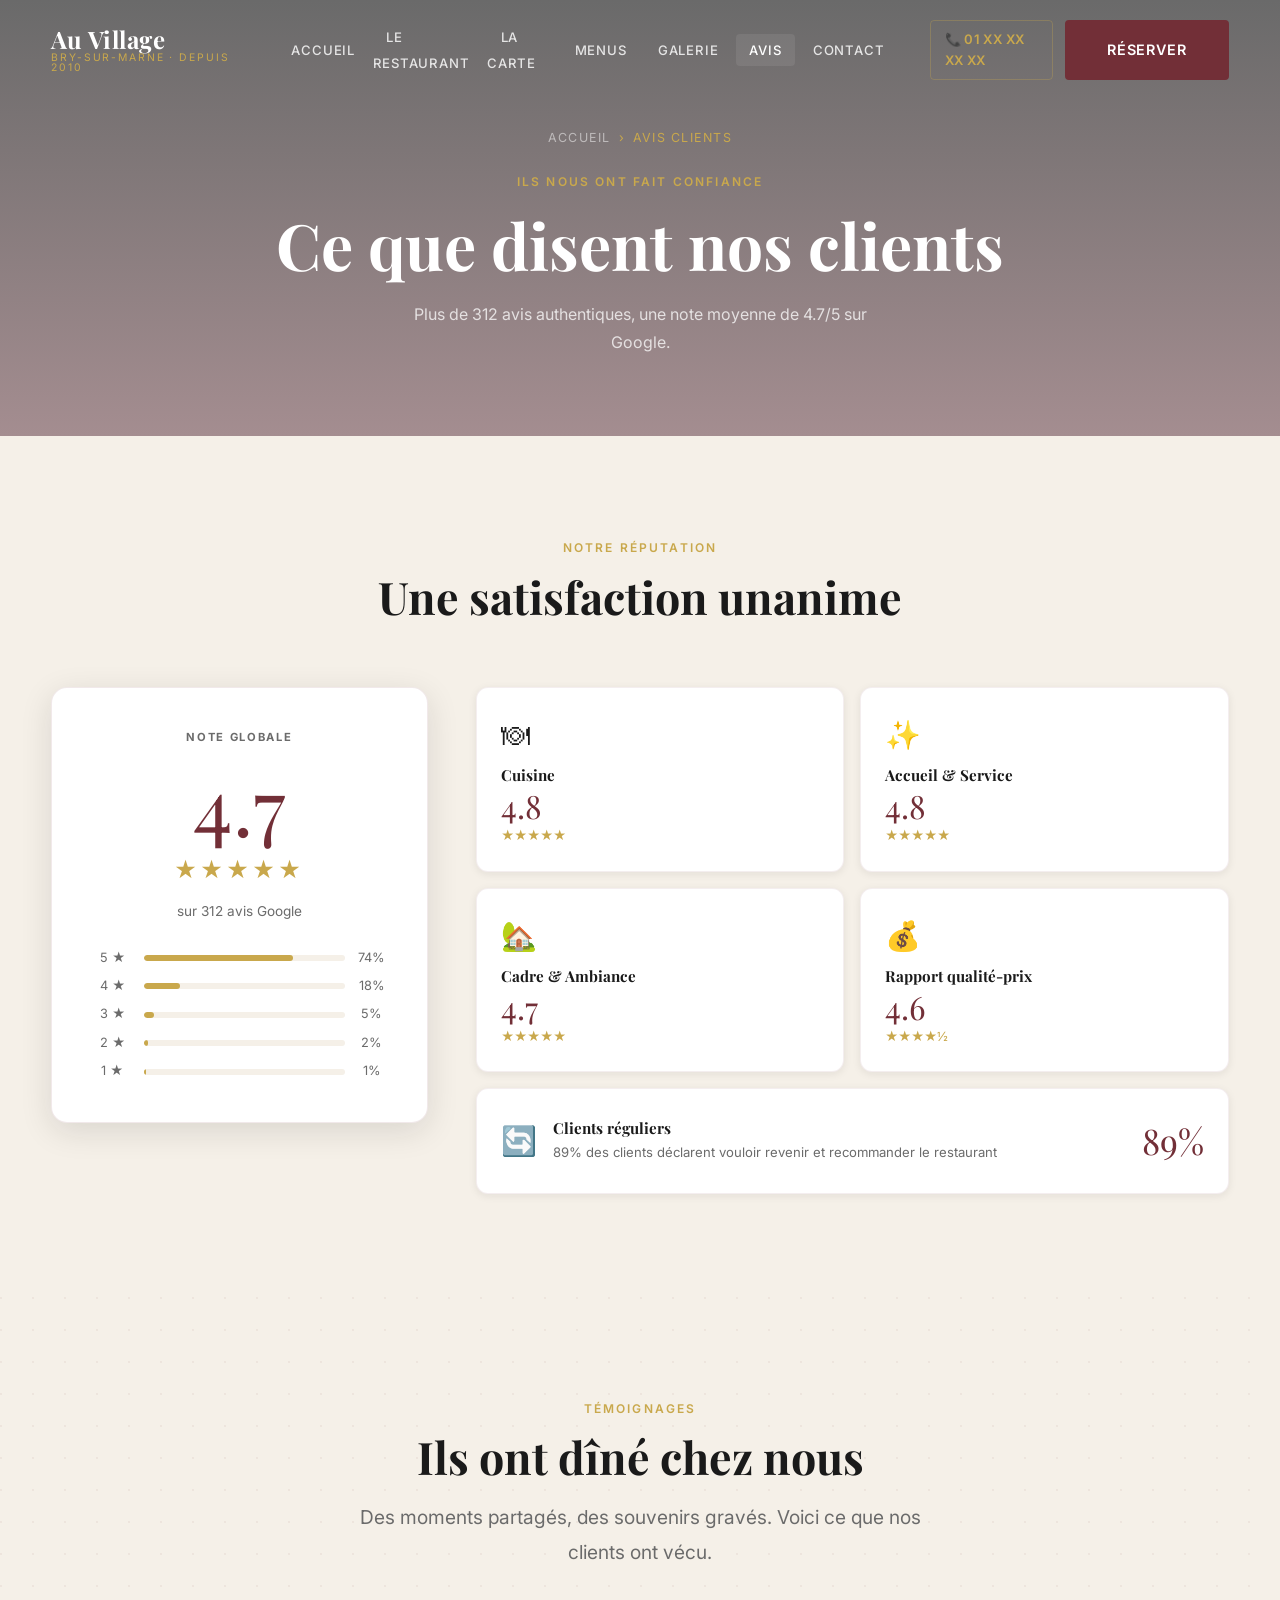
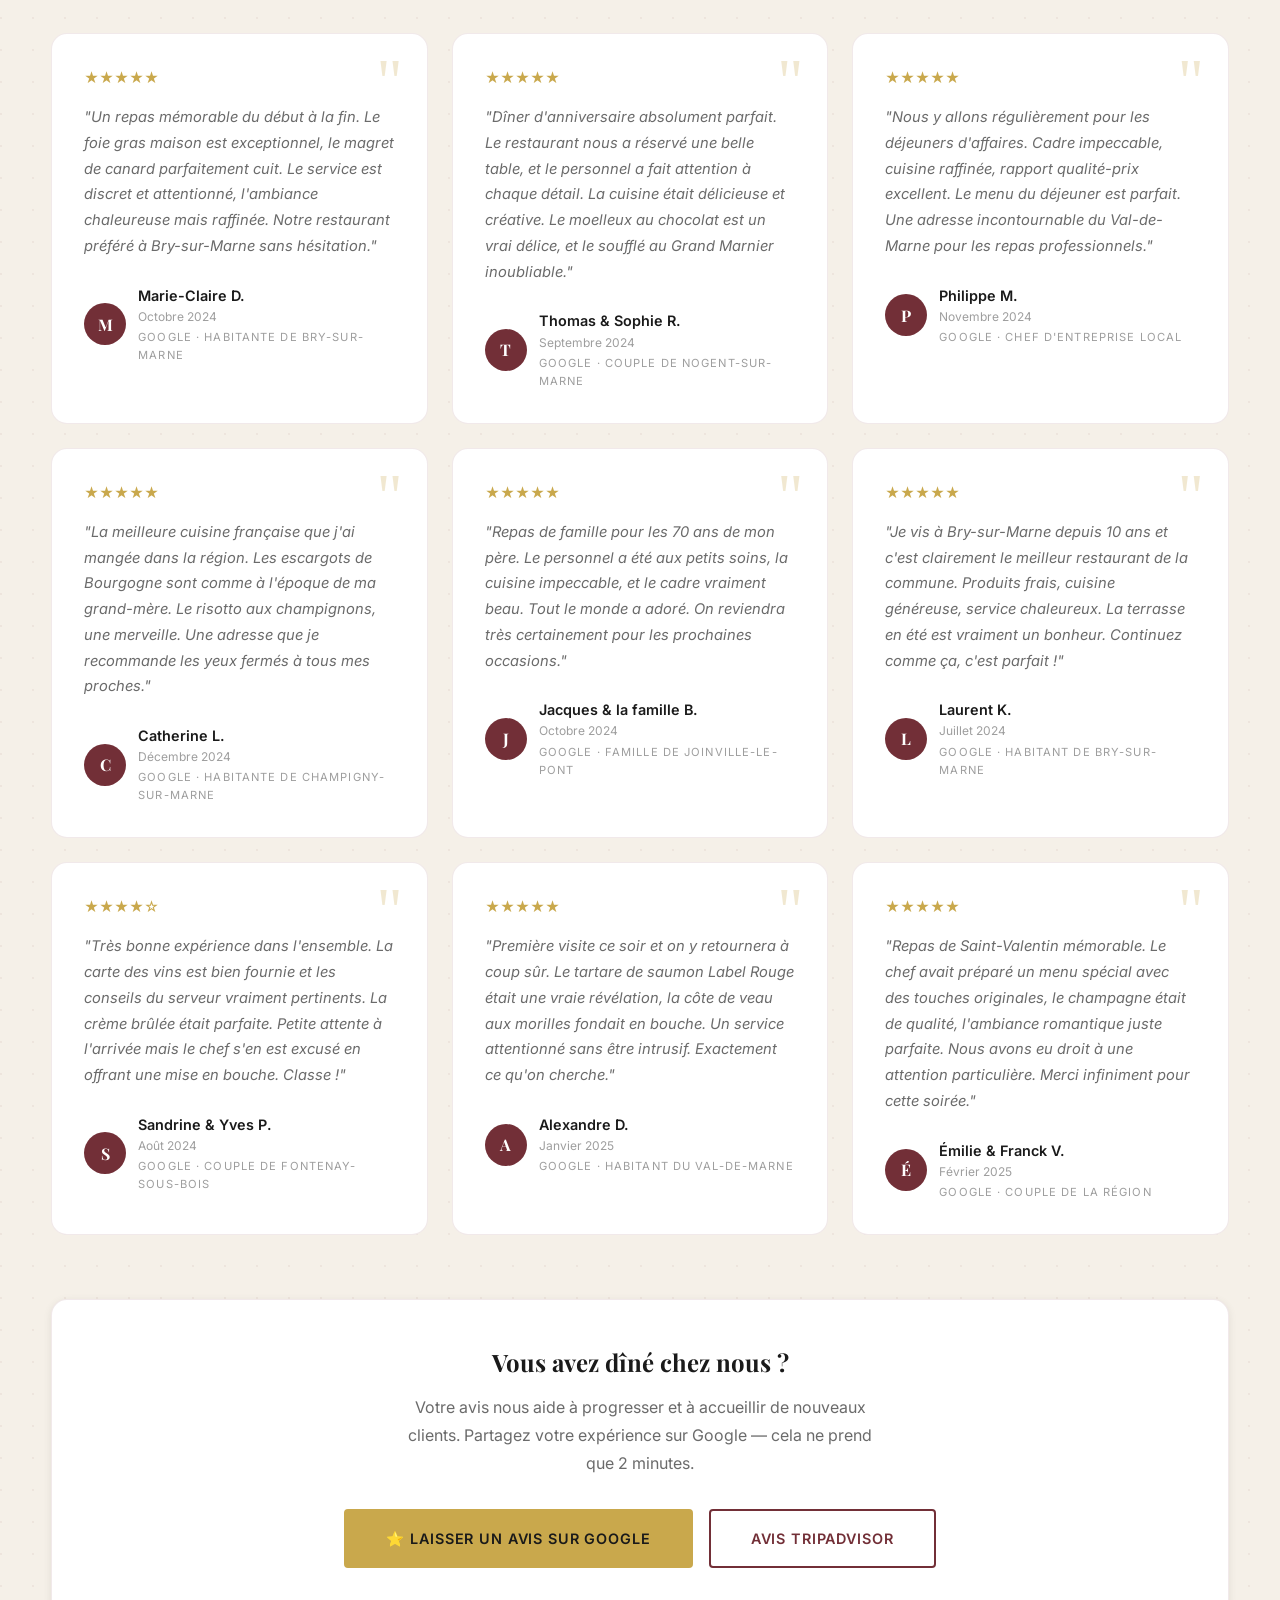
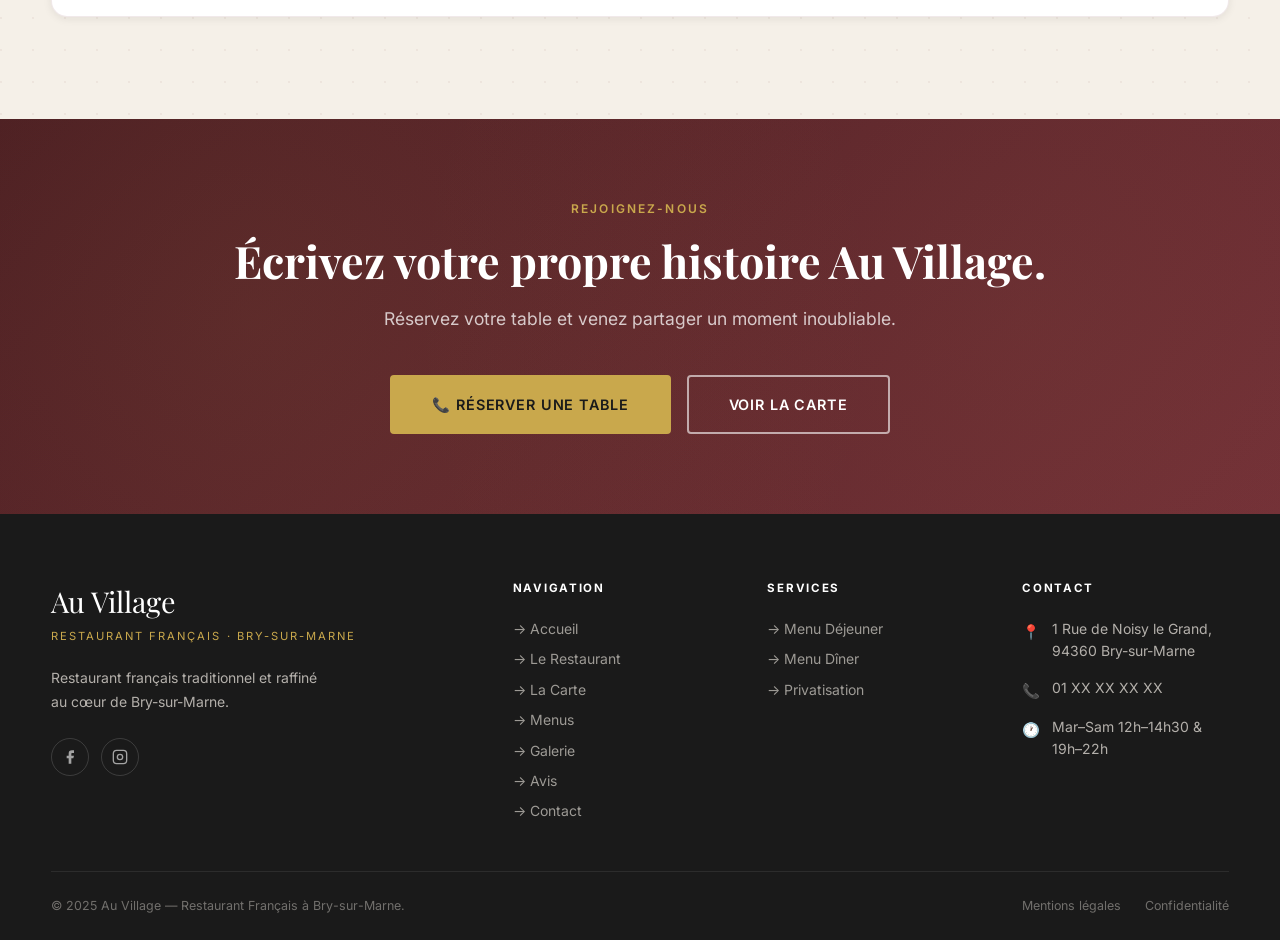
<file: avis.html>
<!DOCTYPE html>
<html lang="fr">
<head>
  <meta charset="UTF-8">
  <meta name="viewport" content="width=device-width, initial-scale=1.0">
  <title>Avis Clients — Au Village | Restaurant Bry-sur-Marne | Note 4.7/5</title>
  <meta name="description" content="Lisez les avis de nos clients sur le restaurant Au Village à Bry-sur-Marne. Note moyenne 4.7/5 sur Google. Cuisine savoureuse, accueil chaleureux, cadre élégant. Plus de 312 avis vérifiés.">
  <link rel="canonical" href="https://auvillage-restaurant.fr/avis.html">
  <meta property="og:title" content="Avis Clients — Au Village | 4.7/5 | Restaurant Bry-sur-Marne">
  <meta property="og:description" content="Plus de 312 avis 5 étoiles sur le restaurant Au Village à Bry-sur-Marne. Découvrez ce que nos clients pensent.">
  <meta property="og:image" content="https://images.unsplash.com/photo-1414235077428-338989a2e8c0?w=1200&q=85">
  <link rel="preconnect" href="https://fonts.googleapis.com">
  <link rel="preconnect" href="https://fonts.gstatic.com" crossorigin>
  <link href="https://fonts.googleapis.com/css2?family=Playfair+Display:ital,wght@0,400;0,600;0,700;1,400;1,600&family=Inter:wght@400;500;600;700&display=swap" rel="stylesheet">
  <link rel="stylesheet" href="css/style.css">
  <script type="application/ld+json">
  {
    "@context": "https://schema.org",
    "@type": "Restaurant",
    "name": "Au Village",
    "url": "https://auvillage-restaurant.fr",
    "telephone": "+33100000000",
    "address": {
      "@type": "PostalAddress",
      "streetAddress": "1 Rue de Noisy le Grand",
      "addressLocality": "Bry-sur-Marne",
      "postalCode": "94360",
      "addressCountry": "FR"
    },
    "aggregateRating": {
      "@type": "AggregateRating",
      "ratingValue": "4.7",
      "reviewCount": "312",
      "bestRating": "5",
      "worstRating": "1"
    }
  }
  </script>
</head>
<body>

  <header>
    <nav class="nav">
      <div class="container">
        <div class="nav__inner">
          <a href="index.html" class="nav__logo">
            <span class="nav__logo-name">Au Village</span>
            <span class="nav__logo-tagline">Bry-sur-Marne · Depuis 2010</span>
          </a>
          <ul class="nav__links">
            <li><a href="index.html">Accueil</a></li>
            <li><a href="restaurant.html">Le Restaurant</a></li>
            <li><a href="carte.html">La Carte</a></li>
            <li><a href="menus.html">Menus</a></li>
            <li><a href="galerie.html">Galerie</a></li>
            <li><a href="avis.html" class="active">Avis</a></li>
            <li><a href="contact.html">Contact</a></li>
          </ul>
          <div class="nav__cta">
            <a href="tel:+33100000000" class="nav__phone">📞 01 XX XX XX XX</a>
            <a href="contact.html" class="btn btn--primary btn--lg">Réserver</a>
          </div>
          <button class="nav__burger" aria-label="Menu"><span></span><span></span><span></span></button>
        </div>
      </div>
    </nav>
    <div class="nav__mobile">
      <button class="nav__mobile-close"><svg width="24" height="24" viewBox="0 0 24 24" fill="none" stroke="currentColor" stroke-width="2"><line x1="18" y1="6" x2="6" y2="18"/><line x1="6" y1="6" x2="18" y2="18"/></svg></button>
      <nav class="nav__mobile-links">
        <a href="index.html">Accueil</a><a href="restaurant.html">Le Restaurant</a><a href="carte.html">La Carte</a>
        <a href="menus.html">Menus</a><a href="galerie.html">Galerie</a><a href="avis.html">Avis</a><a href="contact.html">Contact</a>
      </nav>
      <a href="tel:+33100000000" class="btn btn--gold btn--lg" style="justify-content:center;margin-bottom:1rem;">📞 Appeler</a>
      <a href="https://maps.google.com/?q=1+Rue+de+Noisy+le+Grand,+94360+Bry-sur-Marne" target="_blank" rel="noopener" class="btn btn--outline" style="justify-content:center;">🗺 Itinéraire</a>
    </div>
  </header>

  <main id="main-content">

    <section class="page-hero page-hero--avis">
      <div class="container">
        <nav class="page-hero__breadcrumb">
          <a href="index.html">Accueil</a><span class="breadcrumb__sep">›</span><span>Avis Clients</span>
        </nav>
        <span class="eyebrow" style="display:block;margin-bottom:1rem;">Ils nous ont fait confiance</span>
        <h1>Ce que disent nos clients</h1>
        <p>Plus de 312 avis authentiques, une note moyenne de 4.7/5 sur Google.</p>
      </div>
    </section>

    <!-- Aggregate Score Global -->
    <section class="section section--ivoire" aria-labelledby="score-heading">
      <div class="container">
        <div class="section-header reveal">
          <span class="eyebrow">Notre réputation</span>
          <h2 id="score-heading">Une satisfaction unanime</h2>
        </div>

        <div style="display:grid;grid-template-columns:1fr 2fr;gap:3rem;align-items:start;" class="reveal">
          <!-- Score global -->
          <div style="background:var(--blanc);padding:2.5rem;border-radius:16px;text-align:center;box-shadow:var(--shadow-md);border:1px solid rgba(114,47,55,0.1);">
            <p style="font-size:0.7rem;font-weight:700;letter-spacing:0.15em;text-transform:uppercase;color:var(--gris);margin-bottom:1rem;">Note globale</p>
            <div style="font-family:var(--font-serif);font-size:5rem;color:var(--bordeaux);line-height:1;margin-bottom:0.5rem;">4.7</div>
            <div style="font-size:1.4rem;color:var(--or);letter-spacing:3px;margin-bottom:0.75rem;">★★★★★</div>
            <p style="font-size:0.85rem;color:var(--gris);">sur 312 avis Google</p>
            <div style="margin-top:1.5rem;display:flex;flex-direction:column;gap:0.5rem;">
              <div style="display:flex;align-items:center;gap:0.75rem;font-size:0.8rem;">
                <span style="color:var(--gris);width:40px;">5 ★</span>
                <div style="flex:1;height:6px;background:var(--ivoire);border-radius:3px;overflow:hidden;">
                  <div style="height:100%;background:var(--or);width:74%;border-radius:3px;"></div>
                </div>
                <span style="color:var(--gris);width:30px;">74%</span>
              </div>
              <div style="display:flex;align-items:center;gap:0.75rem;font-size:0.8rem;">
                <span style="color:var(--gris);width:40px;">4 ★</span>
                <div style="flex:1;height:6px;background:var(--ivoire);border-radius:3px;overflow:hidden;">
                  <div style="height:100%;background:var(--or);width:18%;border-radius:3px;"></div>
                </div>
                <span style="color:var(--gris);width:30px;">18%</span>
              </div>
              <div style="display:flex;align-items:center;gap:0.75rem;font-size:0.8rem;">
                <span style="color:var(--gris);width:40px;">3 ★</span>
                <div style="flex:1;height:6px;background:var(--ivoire);border-radius:3px;overflow:hidden;">
                  <div style="height:100%;background:var(--or);width:5%;border-radius:3px;"></div>
                </div>
                <span style="color:var(--gris);width:30px;">5%</span>
              </div>
              <div style="display:flex;align-items:center;gap:0.75rem;font-size:0.8rem;">
                <span style="color:var(--gris);width:40px;">2 ★</span>
                <div style="flex:1;height:6px;background:var(--ivoire);border-radius:3px;overflow:hidden;">
                  <div style="height:100%;background:var(--or);width:2%;border-radius:3px;"></div>
                </div>
                <span style="color:var(--gris);width:30px;">2%</span>
              </div>
              <div style="display:flex;align-items:center;gap:0.75rem;font-size:0.8rem;">
                <span style="color:var(--gris);width:40px;">1 ★</span>
                <div style="flex:1;height:6px;background:var(--ivoire);border-radius:3px;overflow:hidden;">
                  <div style="height:100%;background:var(--or);width:1%;border-radius:3px;"></div>
                </div>
                <span style="color:var(--gris);width:30px;">1%</span>
              </div>
            </div>
          </div>

          <!-- Scores par critères -->
          <div style="display:grid;grid-template-columns:1fr 1fr;gap:1rem;">
            <div style="background:var(--blanc);padding:1.5rem;border-radius:12px;box-shadow:var(--shadow-sm);border:1px solid rgba(114,47,55,0.08);">
              <div style="font-size:1.8rem;margin-bottom:0.5rem;">🍽</div>
              <h3 style="font-size:0.95rem;margin-bottom:0.35rem;">Cuisine</h3>
              <div style="font-family:var(--font-serif);font-size:2rem;color:var(--bordeaux);line-height:1;">4.8</div>
              <div style="color:var(--or);font-size:0.8rem;margin-top:0.25rem;">★★★★★</div>
            </div>
            <div style="background:var(--blanc);padding:1.5rem;border-radius:12px;box-shadow:var(--shadow-sm);border:1px solid rgba(114,47,55,0.08);">
              <div style="font-size:1.8rem;margin-bottom:0.5rem;">✨</div>
              <h3 style="font-size:0.95rem;margin-bottom:0.35rem;">Accueil & Service</h3>
              <div style="font-family:var(--font-serif);font-size:2rem;color:var(--bordeaux);line-height:1;">4.8</div>
              <div style="color:var(--or);font-size:0.8rem;margin-top:0.25rem;">★★★★★</div>
            </div>
            <div style="background:var(--blanc);padding:1.5rem;border-radius:12px;box-shadow:var(--shadow-sm);border:1px solid rgba(114,47,55,0.08);">
              <div style="font-size:1.8rem;margin-bottom:0.5rem;">🏡</div>
              <h3 style="font-size:0.95rem;margin-bottom:0.35rem;">Cadre & Ambiance</h3>
              <div style="font-family:var(--font-serif);font-size:2rem;color:var(--bordeaux);line-height:1;">4.7</div>
              <div style="color:var(--or);font-size:0.8rem;margin-top:0.25rem;">★★★★★</div>
            </div>
            <div style="background:var(--blanc);padding:1.5rem;border-radius:12px;box-shadow:var(--shadow-sm);border:1px solid rgba(114,47,55,0.08);">
              <div style="font-size:1.8rem;margin-bottom:0.5rem;">💰</div>
              <h3 style="font-size:0.95rem;margin-bottom:0.35rem;">Rapport qualité-prix</h3>
              <div style="font-family:var(--font-serif);font-size:2rem;color:var(--bordeaux);line-height:1;">4.6</div>
              <div style="color:var(--or);font-size:0.8rem;margin-top:0.25rem;">★★★★½</div>
            </div>
            <div style="background:var(--blanc);padding:1.5rem;border-radius:12px;box-shadow:var(--shadow-sm);border:1px solid rgba(114,47,55,0.08);grid-column:1/-1;">
              <div style="display:flex;align-items:center;gap:1rem;">
                <div style="font-size:1.8rem;">🔄</div>
                <div>
                  <h3 style="font-size:0.95rem;margin-bottom:0.25rem;">Clients réguliers</h3>
                  <p style="font-size:0.82rem;color:var(--gris);">89% des clients déclarent vouloir revenir et recommander le restaurant</p>
                </div>
                <div style="margin-left:auto;font-family:var(--font-serif);font-size:2.2rem;color:var(--bordeaux);">89%</div>
              </div>
            </div>
          </div>
        </div>
      </div>
    </section>

    <!-- Avis clients -->
    <section class="section section--pattern" aria-labelledby="testimonials-heading">
      <div class="container">
        <div class="section-header reveal">
          <span class="eyebrow">Témoignages</span>
          <h2 id="testimonials-heading">Ils ont dîné chez nous</h2>
          <p class="lead">Des moments partagés, des souvenirs gravés. Voici ce que nos clients ont vécu.</p>
        </div>

        <div class="reviews__grid">

          <article class="review-card reveal reveal-delay-1" itemscope itemtype="https://schema.org/Review">
            <div class="review-card__quote">"</div>
            <div class="review-card__stars" itemprop="reviewRating" itemscope itemtype="https://schema.org/Rating">
              <meta itemprop="ratingValue" content="5">★★★★★
            </div>
            <p class="review-card__text" itemprop="reviewBody">
              "Un repas mémorable du début à la fin. Le foie gras maison est exceptionnel,
              le magret de canard parfaitement cuit. Le service est discret et attentionné,
              l'ambiance chaleureuse mais raffinée. Notre restaurant préféré à Bry-sur-Marne sans hésitation."
            </p>
            <div class="review-card__author" itemprop="author" itemscope itemtype="https://schema.org/Person">
              <div class="review-card__avatar">M</div>
              <div>
                <div class="review-card__name" itemprop="name">Marie-Claire D.</div>
                <div class="review-card__date">Octobre 2024</div>
                <div class="review-card__source">Google · Habitante de Bry-sur-Marne</div>
              </div>
            </div>
          </article>

          <article class="review-card reveal reveal-delay-2">
            <div class="review-card__quote">"</div>
            <div class="review-card__stars">★★★★★</div>
            <p class="review-card__text">
              "Dîner d'anniversaire absolument parfait. Le restaurant nous a réservé une belle table,
              et le personnel a fait attention à chaque détail. La cuisine était délicieuse et créative.
              Le moelleux au chocolat est un vrai délice, et le soufflé au Grand Marnier inoubliable."
            </p>
            <div class="review-card__author">
              <div class="review-card__avatar">T</div>
              <div>
                <div class="review-card__name">Thomas & Sophie R.</div>
                <div class="review-card__date">Septembre 2024</div>
                <div class="review-card__source">Google · Couple de Nogent-sur-Marne</div>
              </div>
            </div>
          </article>

          <article class="review-card reveal reveal-delay-3">
            <div class="review-card__quote">"</div>
            <div class="review-card__stars">★★★★★</div>
            <p class="review-card__text">
              "Nous y allons régulièrement pour les déjeuners d'affaires. Cadre impeccable,
              cuisine raffinée, rapport qualité-prix excellent. Le menu du déjeuner est parfait.
              Une adresse incontournable du Val-de-Marne pour les repas professionnels."
            </p>
            <div class="review-card__author">
              <div class="review-card__avatar">P</div>
              <div>
                <div class="review-card__name">Philippe M.</div>
                <div class="review-card__date">Novembre 2024</div>
                <div class="review-card__source">Google · Chef d'entreprise local</div>
              </div>
            </div>
          </article>

          <article class="review-card reveal reveal-delay-1">
            <div class="review-card__quote">"</div>
            <div class="review-card__stars">★★★★★</div>
            <p class="review-card__text">
              "La meilleure cuisine française que j'ai mangée dans la région. Les escargots de Bourgogne
              sont comme à l'époque de ma grand-mère. Le risotto aux champignons, une merveille.
              Une adresse que je recommande les yeux fermés à tous mes proches."
            </p>
            <div class="review-card__author">
              <div class="review-card__avatar">C</div>
              <div>
                <div class="review-card__name">Catherine L.</div>
                <div class="review-card__date">Décembre 2024</div>
                <div class="review-card__source">Google · Habitante de Champigny-sur-Marne</div>
              </div>
            </div>
          </article>

          <article class="review-card reveal reveal-delay-2">
            <div class="review-card__quote">"</div>
            <div class="review-card__stars">★★★★★</div>
            <p class="review-card__text">
              "Repas de famille pour les 70 ans de mon père. Le personnel a été aux petits soins,
              la cuisine impeccable, et le cadre vraiment beau. Tout le monde a adoré.
              On reviendra très certainement pour les prochaines occasions."
            </p>
            <div class="review-card__author">
              <div class="review-card__avatar">J</div>
              <div>
                <div class="review-card__name">Jacques & la famille B.</div>
                <div class="review-card__date">Octobre 2024</div>
                <div class="review-card__source">Google · Famille de Joinville-le-Pont</div>
              </div>
            </div>
          </article>

          <article class="review-card reveal reveal-delay-3">
            <div class="review-card__quote">"</div>
            <div class="review-card__stars">★★★★★</div>
            <p class="review-card__text">
              "Je vis à Bry-sur-Marne depuis 10 ans et c'est clairement le meilleur restaurant
              de la commune. Produits frais, cuisine généreuse, service chaleureux. La terrasse
              en été est vraiment un bonheur. Continuez comme ça, c'est parfait !"
            </p>
            <div class="review-card__author">
              <div class="review-card__avatar">L</div>
              <div>
                <div class="review-card__name">Laurent K.</div>
                <div class="review-card__date">Juillet 2024</div>
                <div class="review-card__source">Google · Habitant de Bry-sur-Marne</div>
              </div>
            </div>
          </article>

          <article class="review-card reveal reveal-delay-1">
            <div class="review-card__quote">"</div>
            <div class="review-card__stars">★★★★☆</div>
            <p class="review-card__text">
              "Très bonne expérience dans l'ensemble. La carte des vins est bien fournie et les conseils
              du serveur vraiment pertinents. La crème brûlée était parfaite. Petite attente à l'arrivée
              mais le chef s'en est excusé en offrant une mise en bouche. Classe !"
            </p>
            <div class="review-card__author">
              <div class="review-card__avatar">S</div>
              <div>
                <div class="review-card__name">Sandrine & Yves P.</div>
                <div class="review-card__date">Août 2024</div>
                <div class="review-card__source">Google · Couple de Fontenay-sous-Bois</div>
              </div>
            </div>
          </article>

          <article class="review-card reveal reveal-delay-2">
            <div class="review-card__quote">"</div>
            <div class="review-card__stars">★★★★★</div>
            <p class="review-card__text">
              "Première visite ce soir et on y retournera à coup sûr. Le tartare de saumon Label Rouge
              était une vraie révélation, la côte de veau aux morilles fondait en bouche.
              Un service attentionné sans être intrusif. Exactement ce qu'on cherche."
            </p>
            <div class="review-card__author">
              <div class="review-card__avatar">A</div>
              <div>
                <div class="review-card__name">Alexandre D.</div>
                <div class="review-card__date">Janvier 2025</div>
                <div class="review-card__source">Google · Habitant du Val-de-Marne</div>
              </div>
            </div>
          </article>

          <article class="review-card reveal reveal-delay-3">
            <div class="review-card__quote">"</div>
            <div class="review-card__stars">★★★★★</div>
            <p class="review-card__text">
              "Repas de Saint-Valentin mémorable. Le chef avait préparé un menu spécial avec des
              touches originales, le champagne était de qualité, l'ambiance romantique juste parfaite.
              Nous avons eu droit à une attention particulière. Merci infiniment pour cette soirée."
            </p>
            <div class="review-card__author">
              <div class="review-card__avatar">É</div>
              <div>
                <div class="review-card__name">Émilie & Franck V.</div>
                <div class="review-card__date">Février 2025</div>
                <div class="review-card__source">Google · Couple de la région</div>
              </div>
            </div>
          </article>

        </div>

        <!-- Laisser un avis -->
        <div class="text-center reveal" style="margin-top:4rem;padding:3rem;background:var(--blanc);border-radius:16px;border:1px solid rgba(114,47,55,0.1);box-shadow:var(--shadow-sm);">
          <h3 style="font-family:var(--font-serif);font-size:1.5rem;margin-bottom:1rem;">Vous avez dîné chez nous ?</h3>
          <p style="color:var(--gris);margin-bottom:2rem;max-width:480px;margin-inline:auto;">
            Votre avis nous aide à progresser et à accueillir de nouveaux clients.
            Partagez votre expérience sur Google — cela ne prend que 2 minutes.
          </p>
          <div style="display:flex;justify-content:center;gap:1rem;flex-wrap:wrap;">
            <a href="https://g.page/r/auvillage-brysurm-review" target="_blank" rel="noopener" class="btn btn--gold btn--lg">
              ⭐ Laisser un avis sur Google
            </a>
            <a href="https://tripadvisor.fr/Restaurant-Au_Village-Bry_sur_Marne" target="_blank" rel="noopener" class="btn btn--outline-dark btn--lg">
              Avis TripAdvisor
            </a>
          </div>
        </div>
      </div>
    </section>

    <!-- CTA -->
    <section class="cta-band">
      <div class="container">
        <div class="cta-band__inner">
          <span class="eyebrow" style="display:block;margin-bottom:1rem;">Rejoignez-nous</span>
          <h2>Écrivez votre propre histoire Au Village.</h2>
          <p>Réservez votre table et venez partager un moment inoubliable.</p>
          <div class="cta-band__actions">
            <a href="tel:+33100000000" class="btn btn--gold btn--lg">📞 Réserver une table</a>
            <a href="carte.html" class="btn btn--outline btn--lg">Voir la carte</a>
          </div>
        </div>
      </div>
    </section>

  </main>

  <footer class="footer">
    <div class="container">
      <div class="footer__grid">
        <div>
          <span class="footer__brand-name">Au Village</span>
          <span class="footer__brand-tagline">Restaurant Français · Bry-sur-Marne</span>
          <p class="footer__brand-desc">Restaurant français traditionnel et raffiné au cœur de Bry-sur-Marne.</p>
          <div class="footer__socials">
            <a href="#" class="footer__social"><svg width="16" height="16" viewBox="0 0 24 24" fill="currentColor"><path d="M18 2h-3a5 5 0 0 0-5 5v3H7v4h3v8h4v-8h3l1-4h-4V7a1 1 0 0 1 1-1h3z"/></svg></a>
            <a href="#" class="footer__social"><svg width="16" height="16" viewBox="0 0 24 24" fill="none" stroke="currentColor" stroke-width="2"><rect x="2" y="2" width="20" height="20" rx="5"/><circle cx="12" cy="12" r="4"/><line x1="17.5" y1="6.5" x2="17.51" y2="6.5"/></svg></a>
          </div>
        </div>
        <div>
          <p class="footer__col-title">Navigation</p>
          <ul class="footer__links">
            <li><a href="index.html">→ Accueil</a></li><li><a href="restaurant.html">→ Le Restaurant</a></li>
            <li><a href="carte.html">→ La Carte</a></li><li><a href="menus.html">→ Menus</a></li>
            <li><a href="galerie.html">→ Galerie</a></li><li><a href="avis.html">→ Avis</a></li><li><a href="contact.html">→ Contact</a></li>
          </ul>
        </div>
        <div>
          <p class="footer__col-title">Services</p>
          <ul class="footer__links">
            <li><a href="menus.html">→ Menu Déjeuner</a></li><li><a href="menus.html">→ Menu Dîner</a></li>
            <li><a href="contact.html">→ Privatisation</a></li>
          </ul>
        </div>
        <div>
          <p class="footer__col-title">Contact</p>
          <div class="footer__info-item"><span class="footer__info-icon">📍</span><span>1 Rue de Noisy le Grand, 94360 Bry-sur-Marne</span></div>
          <div class="footer__info-item"><span class="footer__info-icon">📞</span><a href="tel:+33100000000">01 XX XX XX XX</a></div>
          <div class="footer__info-item"><span class="footer__info-icon">🕐</span><span>Mar–Sam 12h–14h30 & 19h–22h</span></div>
        </div>
      </div>
    </div>
    <div class="footer__bottom">
      <div class="container" style="display:flex;justify-content:space-between;flex-wrap:wrap;gap:1rem;">
        <span>© 2025 Au Village — Restaurant Français à Bry-sur-Marne.</span>
        <div style="display:flex;gap:1.5rem;"><a href="#">Mentions légales</a><a href="#">Confidentialité</a></div>
      </div>
    </div>
  </footer>

  <div class="sticky-cta">
    <a href="tel:+33100000000" class="sticky-cta__btn sticky-cta__btn--call">📞 Appeler</a>
    <a href="https://maps.google.com/?q=1+Rue+de+Noisy+le+Grand,+94360+Bry-sur-Marne" target="_blank" rel="noopener" class="sticky-cta__btn sticky-cta__btn--map">🗺 Itinéraire</a>
    <a href="carte.html" class="sticky-cta__btn sticky-cta__btn--menu">📋 La carte</a>
  </div>

  <script src="js/main.js" defer></script>
</body>
</html>
</file>
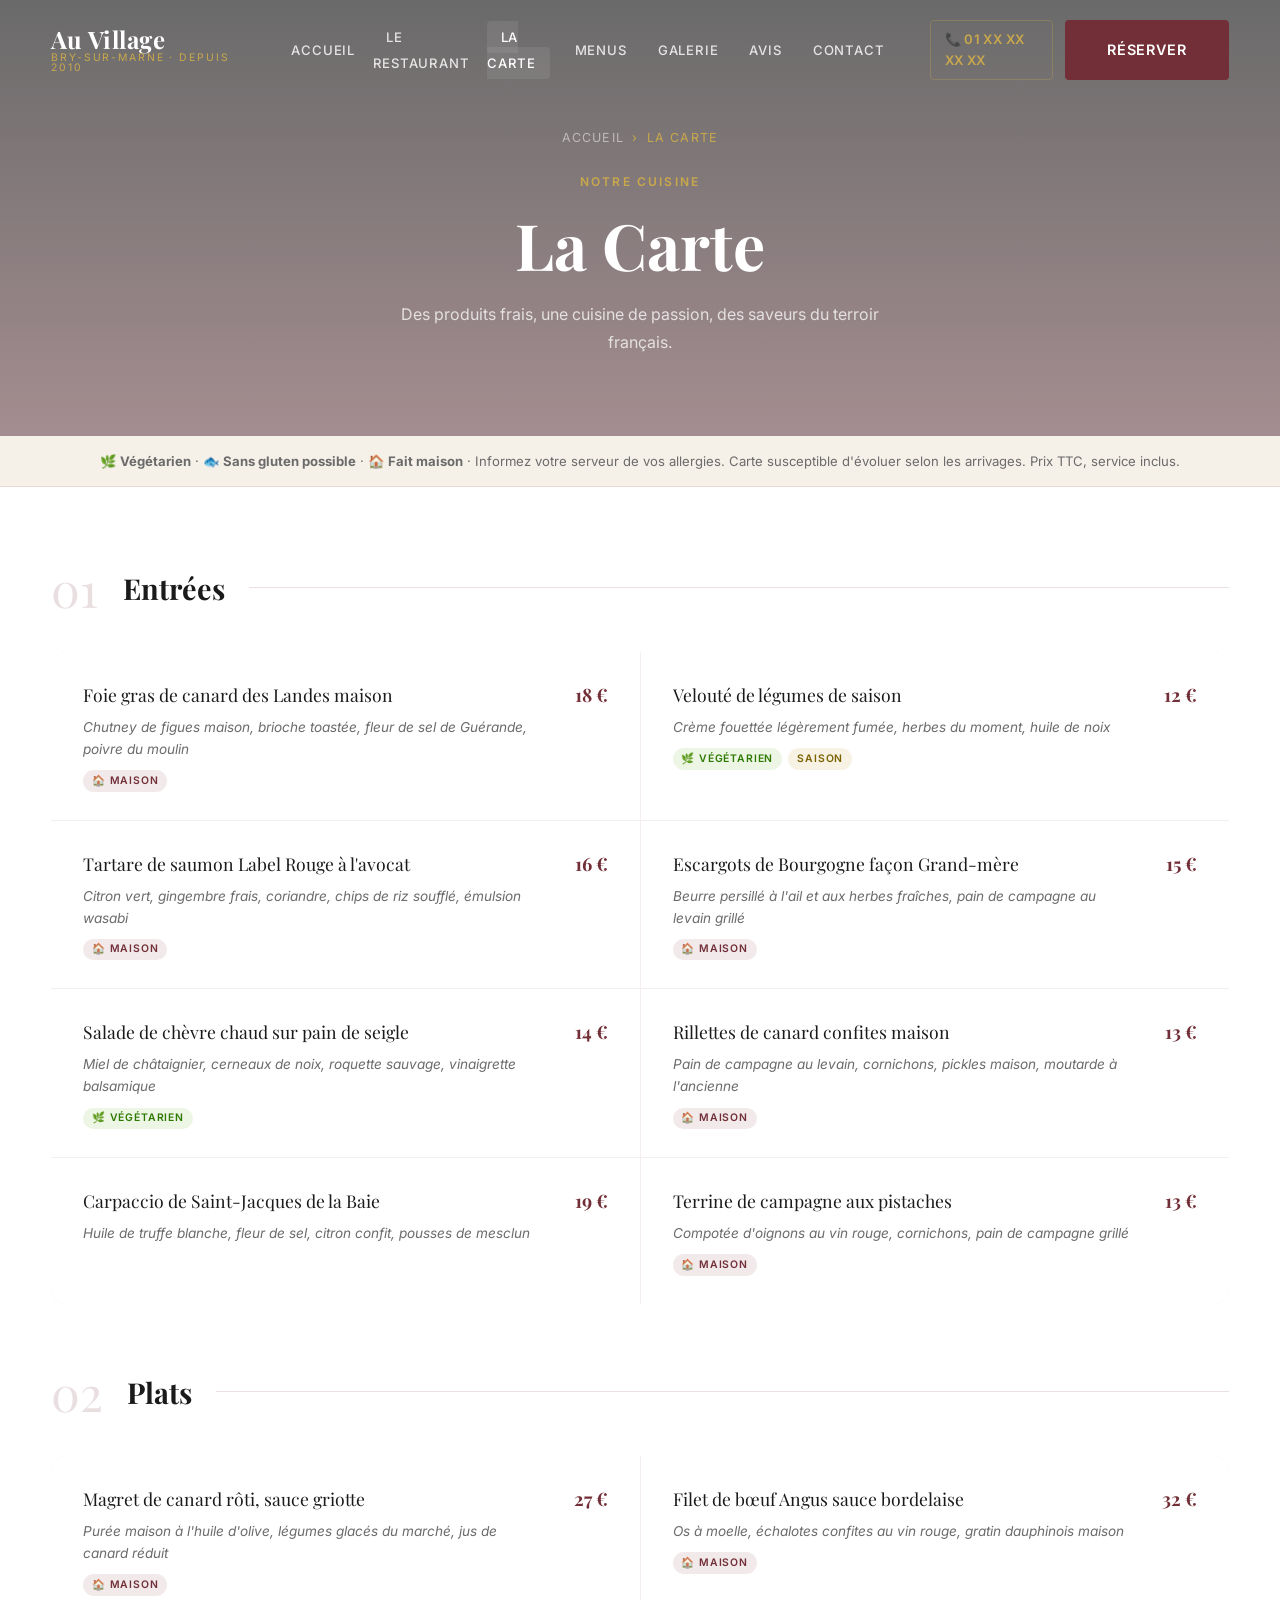
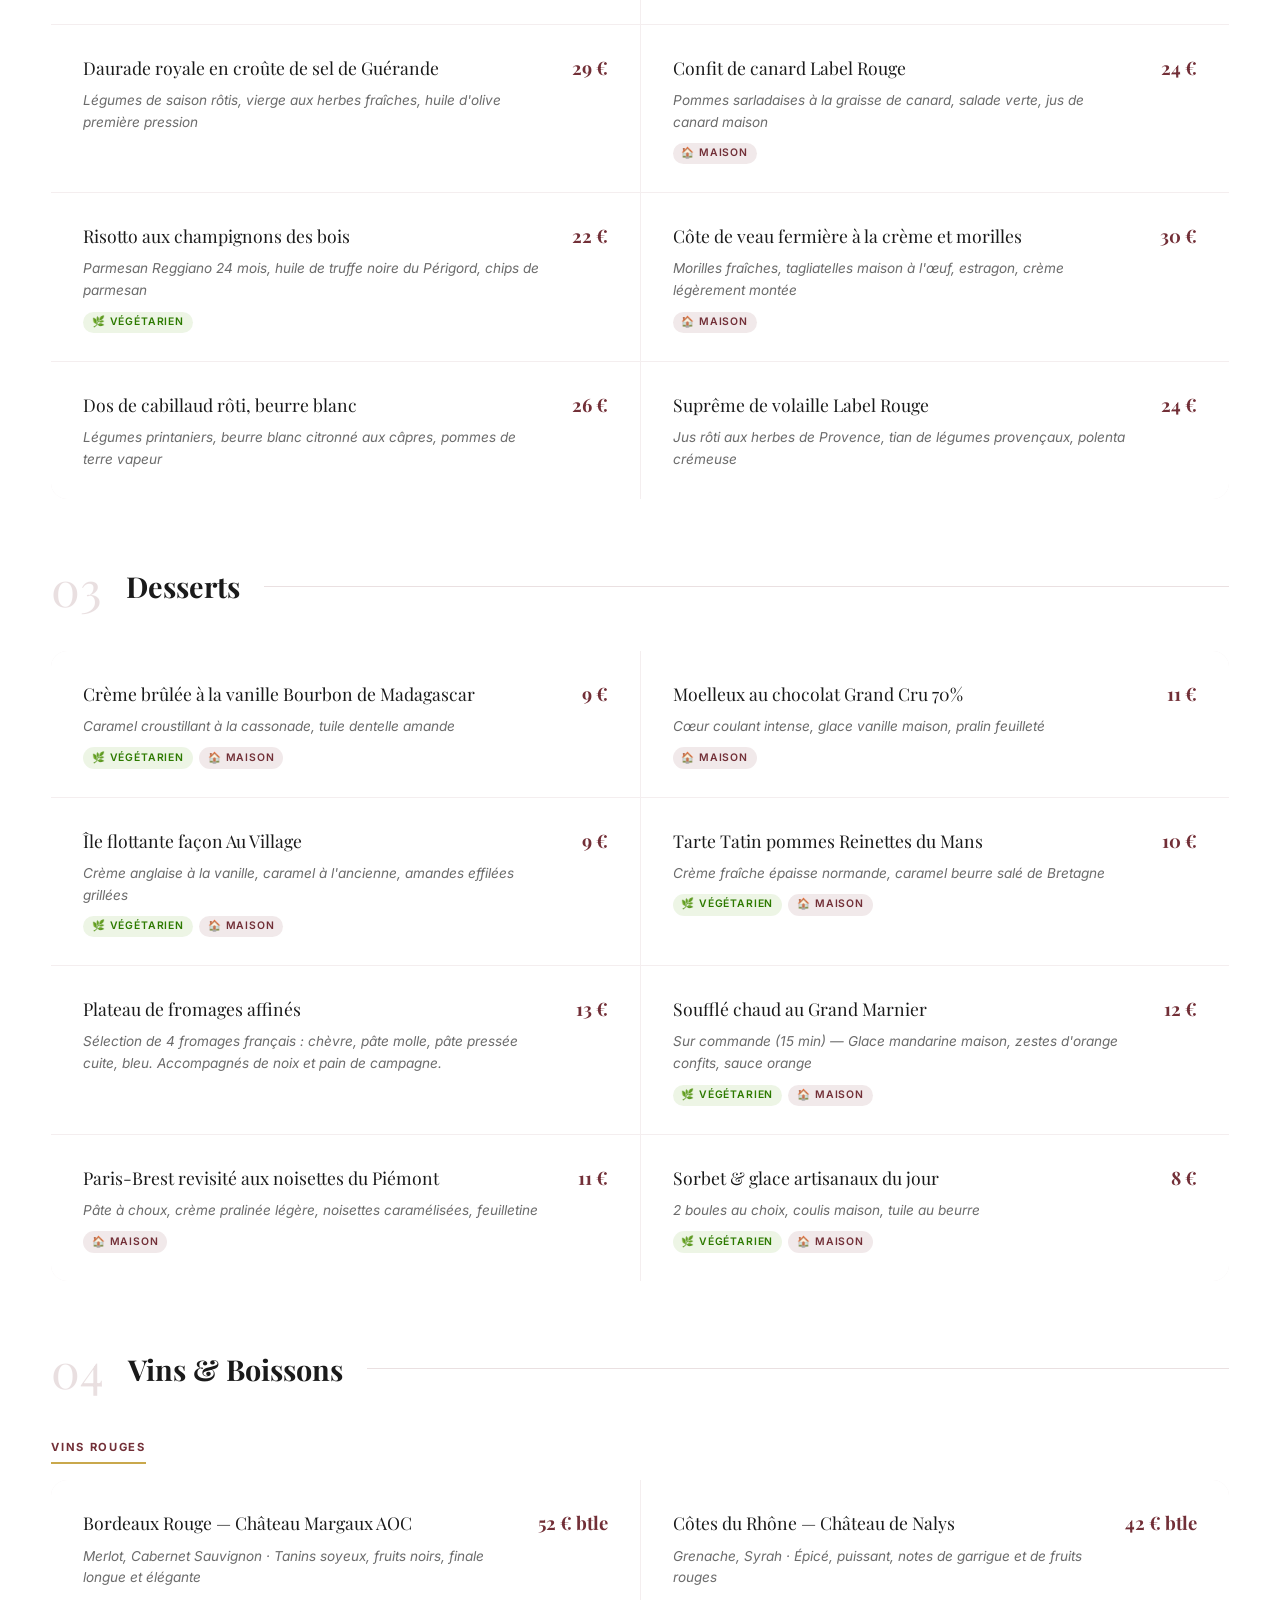
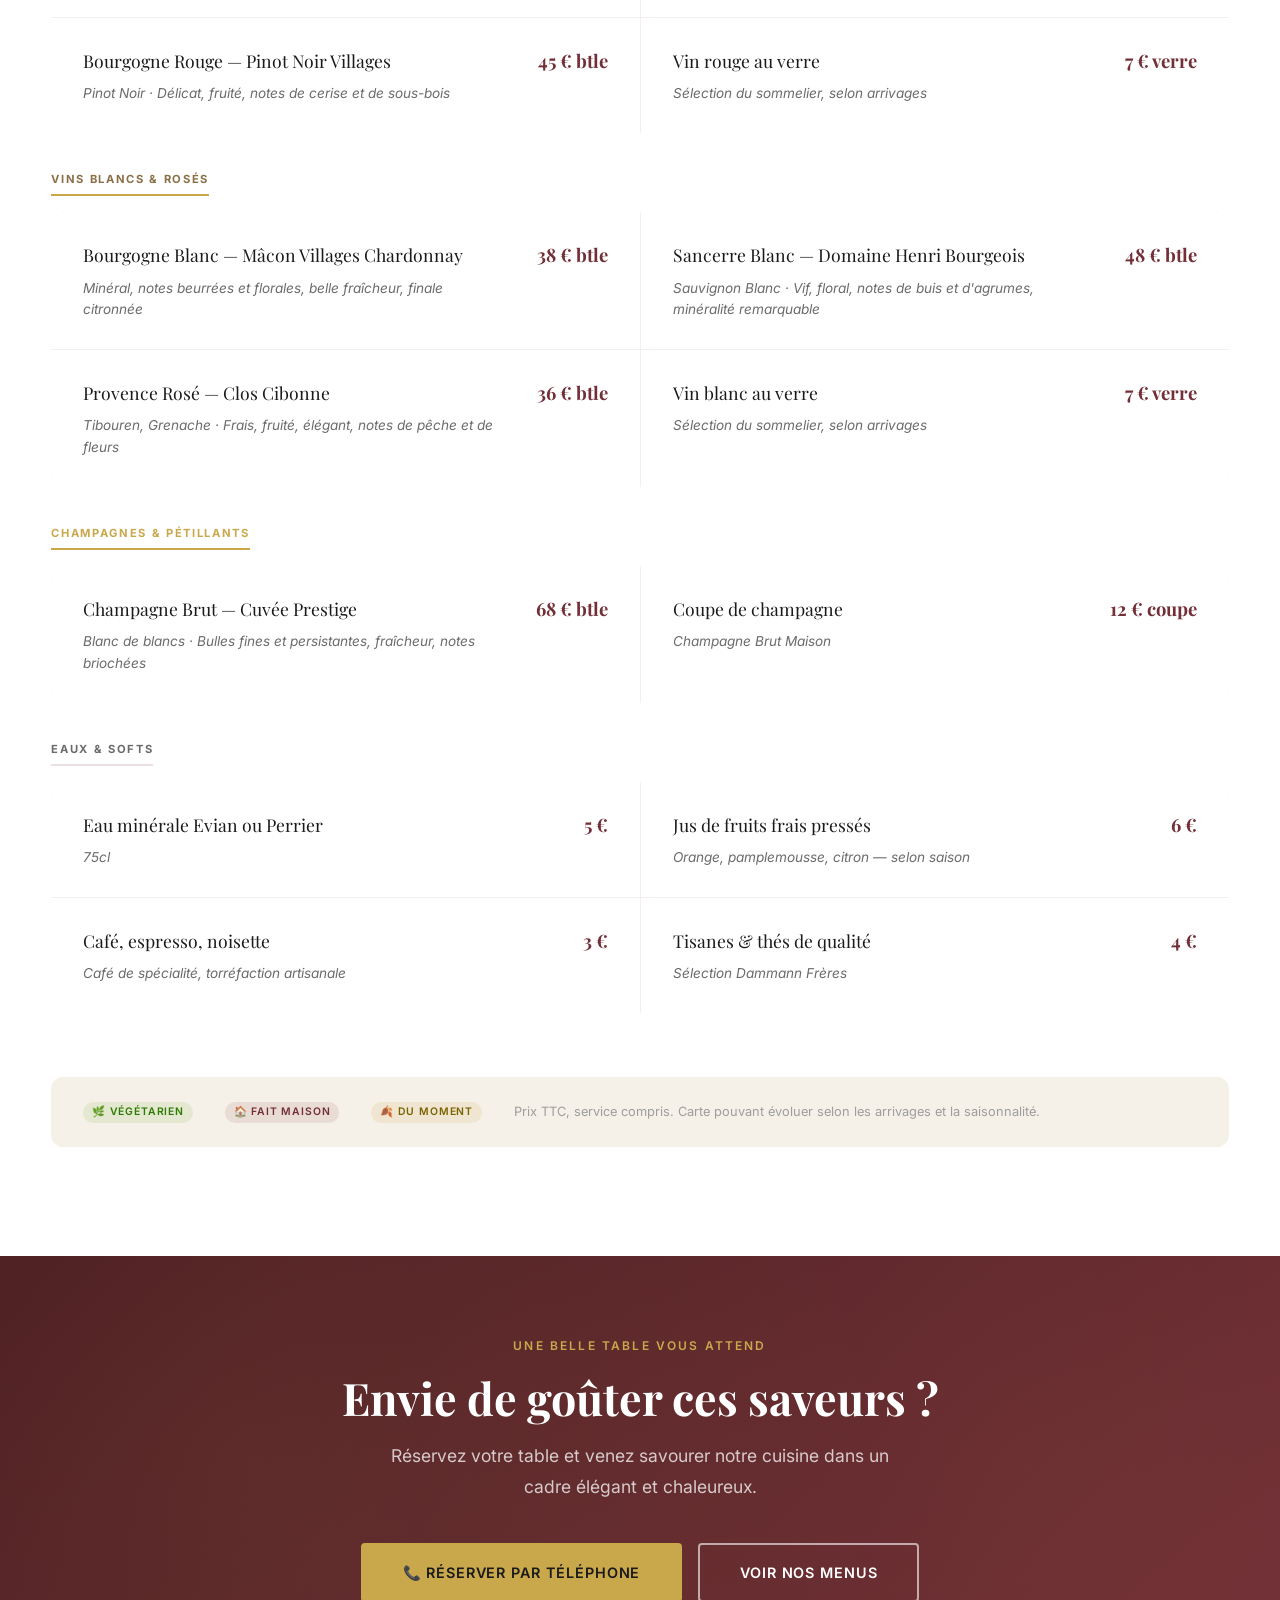
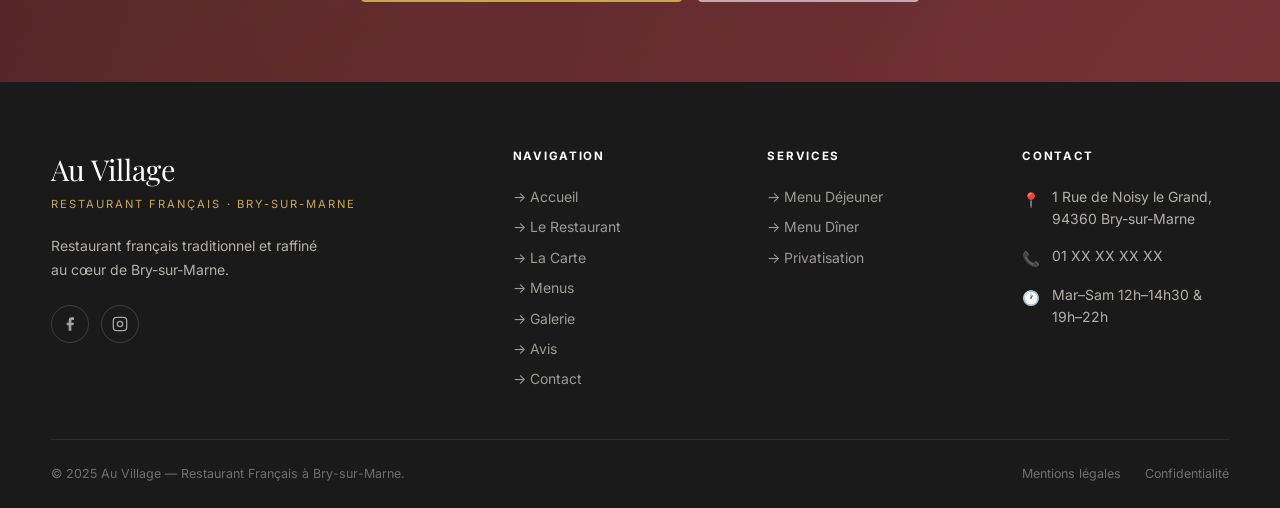
<file: carte.html>
<!DOCTYPE html>
<html lang="fr">
<head>
  <meta charset="UTF-8">
  <meta name="viewport" content="width=device-width, initial-scale=1.0">
  <title>La Carte — Au Village | Entrées, Plats, Desserts | Restaurant Bry-sur-Marne</title>
  <meta name="description" content="Découvrez la carte du restaurant Au Village à Bry-sur-Marne : entrées raffinées, plats du terroir, desserts maison et belle sélection de vins. Cuisine française traditionnelle préparée avec des produits frais.">
  <link rel="canonical" href="https://auvillage-restaurant.fr/carte.html">
  <meta property="og:title" content="La Carte — Au Village | Restaurant Français Bry-sur-Marne">
  <meta property="og:description" content="Entrées, plats du terroir, desserts maison et vins sélectionnés. Cuisine française authentique à Bry-sur-Marne.">
  <meta property="og:image" content="https://images.unsplash.com/photo-1476224203421-9ac39bcb3327?w=1200&q=85">
  <link rel="preconnect" href="https://fonts.googleapis.com">
  <link rel="preconnect" href="https://fonts.gstatic.com" crossorigin>
  <link href="https://fonts.googleapis.com/css2?family=Playfair+Display:ital,wght@0,400;0,600;0,700;1,400;1,600&family=Inter:wght@400;500;600;700&display=swap" rel="stylesheet">
  <link rel="stylesheet" href="css/style.css">
  <script type="application/ld+json">
  {
    "@context": "https://schema.org",
    "@type": "Menu",
    "name": "Carte du restaurant Au Village",
    "url": "https://auvillage-restaurant.fr/carte.html",
    "hasMenuSection": [
      { "@type": "MenuSection", "name": "Entrées" },
      { "@type": "MenuSection", "name": "Plats" },
      { "@type": "MenuSection", "name": "Desserts" },
      { "@type": "MenuSection", "name": "Vins & Boissons" }
    ]
  }
  </script>
</head>
<body>

  <!-- Navigation -->
  <header>
    <nav class="nav">
      <div class="container">
        <div class="nav__inner">
          <a href="index.html" class="nav__logo">
            <span class="nav__logo-name">Au Village</span>
            <span class="nav__logo-tagline">Bry-sur-Marne · Depuis 2010</span>
          </a>
          <ul class="nav__links">
            <li><a href="index.html">Accueil</a></li>
            <li><a href="restaurant.html">Le Restaurant</a></li>
            <li><a href="carte.html" class="active">La Carte</a></li>
            <li><a href="menus.html">Menus</a></li>
            <li><a href="galerie.html">Galerie</a></li>
            <li><a href="avis.html">Avis</a></li>
            <li><a href="contact.html">Contact</a></li>
          </ul>
          <div class="nav__cta">
            <a href="tel:+33100000000" class="nav__phone">📞 01 XX XX XX XX</a>
            <a href="contact.html" class="btn btn--primary btn--lg">Réserver</a>
          </div>
          <button class="nav__burger" aria-label="Menu"><span></span><span></span><span></span></button>
        </div>
      </div>
    </nav>
    <div class="nav__mobile">
      <button class="nav__mobile-close"><svg width="24" height="24" viewBox="0 0 24 24" fill="none" stroke="currentColor" stroke-width="2"><line x1="18" y1="6" x2="6" y2="18"/><line x1="6" y1="6" x2="18" y2="18"/></svg></button>
      <nav class="nav__mobile-links">
        <a href="index.html">Accueil</a><a href="restaurant.html">Le Restaurant</a><a href="carte.html">La Carte</a>
        <a href="menus.html">Menus</a><a href="galerie.html">Galerie</a><a href="avis.html">Avis</a><a href="contact.html">Contact</a>
      </nav>
      <a href="tel:+33100000000" class="btn btn--gold btn--lg" style="justify-content:center;margin-bottom:1rem;">📞 Appeler</a>
      <a href="https://maps.google.com/?q=1+Rue+de+Noisy+le+Grand,+94360+Bry-sur-Marne" target="_blank" rel="noopener" class="btn btn--outline" style="justify-content:center;">🗺 Itinéraire</a>
    </div>
  </header>

  <main id="main-content">

    <!-- Page Hero -->
    <section class="page-hero page-hero--carte">
      <div class="container">
        <nav class="page-hero__breadcrumb">
          <a href="index.html">Accueil</a><span class="breadcrumb__sep">›</span><span>La Carte</span>
        </nav>
        <span class="eyebrow" style="display:block;margin-bottom:1rem;">Notre cuisine</span>
        <h1>La Carte</h1>
        <p>Des produits frais, une cuisine de passion, des saveurs du terroir français.</p>
      </div>
    </section>

    <!-- Notice allergènes -->
    <div style="background:var(--ivoire);border-bottom:1px solid rgba(114,47,55,0.1);padding:0.85rem 0;">
      <div class="container">
        <p style="font-size:0.82rem;color:var(--gris);text-align:center;">
          🌿 <strong>Végétarien</strong> · 🐟 <strong>Sans gluten possible</strong> · 🏠 <strong>Fait maison</strong> ·
          Informez votre serveur de vos allergies. Carte susceptible d'évoluer selon les arrivages. Prix TTC, service inclus.
        </p>
      </div>
    </div>

    <!-- Carte Section -->
    <section class="carte-section">
      <div class="container">

        <!-- Entrées -->
        <div class="carte-category reveal">
          <div class="carte-category__header">
            <span class="carte-category__num">01</span>
            <h2 class="carte-category__title">Entrées</h2>
            <div class="carte-category__line"></div>
          </div>

          <div class="carte-items">
            <div class="carte-item">
              <div class="carte-item__body">
                <p class="carte-item__name">Foie gras de canard des Landes maison</p>
                <p class="carte-item__desc">Chutney de figues maison, brioche toastée, fleur de sel de Guérande, poivre du moulin</p>
                <div class="carte-item__tags">
                  <span class="carte-item__tag carte-item__tag--maison">🏠 Maison</span>
                </div>
              </div>
              <span class="carte-item__price">18 €</span>
            </div>

            <div class="carte-item">
              <div class="carte-item__body">
                <p class="carte-item__name">Velouté de légumes de saison</p>
                <p class="carte-item__desc">Crème fouettée légèrement fumée, herbes du moment, huile de noix</p>
                <div class="carte-item__tags">
                  <span class="carte-item__tag carte-item__tag--vege">🌿 Végétarien</span>
                  <span class="carte-item__tag carte-item__tag--saison">Saison</span>
                </div>
              </div>
              <span class="carte-item__price">12 €</span>
            </div>

            <div class="carte-item">
              <div class="carte-item__body">
                <p class="carte-item__name">Tartare de saumon Label Rouge à l'avocat</p>
                <p class="carte-item__desc">Citron vert, gingembre frais, coriandre, chips de riz soufflé, émulsion wasabi</p>
                <div class="carte-item__tags">
                  <span class="carte-item__tag carte-item__tag--maison">🏠 Maison</span>
                </div>
              </div>
              <span class="carte-item__price">16 €</span>
            </div>

            <div class="carte-item">
              <div class="carte-item__body">
                <p class="carte-item__name">Escargots de Bourgogne façon Grand-mère</p>
                <p class="carte-item__desc">Beurre persillé à l'ail et aux herbes fraîches, pain de campagne au levain grillé</p>
                <div class="carte-item__tags">
                  <span class="carte-item__tag carte-item__tag--maison">🏠 Maison</span>
                </div>
              </div>
              <span class="carte-item__price">15 €</span>
            </div>

            <div class="carte-item">
              <div class="carte-item__body">
                <p class="carte-item__name">Salade de chèvre chaud sur pain de seigle</p>
                <p class="carte-item__desc">Miel de châtaignier, cerneaux de noix, roquette sauvage, vinaigrette balsamique</p>
                <div class="carte-item__tags">
                  <span class="carte-item__tag carte-item__tag--vege">🌿 Végétarien</span>
                </div>
              </div>
              <span class="carte-item__price">14 €</span>
            </div>

            <div class="carte-item">
              <div class="carte-item__body">
                <p class="carte-item__name">Rillettes de canard confites maison</p>
                <p class="carte-item__desc">Pain de campagne au levain, cornichons, pickles maison, moutarde à l'ancienne</p>
                <div class="carte-item__tags">
                  <span class="carte-item__tag carte-item__tag--maison">🏠 Maison</span>
                </div>
              </div>
              <span class="carte-item__price">13 €</span>
            </div>

            <div class="carte-item">
              <div class="carte-item__body">
                <p class="carte-item__name">Carpaccio de Saint-Jacques de la Baie</p>
                <p class="carte-item__desc">Huile de truffe blanche, fleur de sel, citron confit, pousses de mesclun</p>
              </div>
              <span class="carte-item__price">19 €</span>
            </div>

            <div class="carte-item">
              <div class="carte-item__body">
                <p class="carte-item__name">Terrine de campagne aux pistaches</p>
                <p class="carte-item__desc">Compotée d'oignons au vin rouge, cornichons, pain de campagne grillé</p>
                <div class="carte-item__tags">
                  <span class="carte-item__tag carte-item__tag--maison">🏠 Maison</span>
                </div>
              </div>
              <span class="carte-item__price">13 €</span>
            </div>
          </div>
        </div>

        <!-- Plats -->
        <div class="carte-category reveal">
          <div class="carte-category__header">
            <span class="carte-category__num">02</span>
            <h2 class="carte-category__title">Plats</h2>
            <div class="carte-category__line"></div>
          </div>

          <div class="carte-items">
            <div class="carte-item">
              <div class="carte-item__body">
                <p class="carte-item__name">Magret de canard rôti, sauce griotte</p>
                <p class="carte-item__desc">Purée maison à l'huile d'olive, légumes glacés du marché, jus de canard réduit</p>
                <div class="carte-item__tags">
                  <span class="carte-item__tag carte-item__tag--maison">🏠 Maison</span>
                </div>
              </div>
              <span class="carte-item__price">27 €</span>
            </div>

            <div class="carte-item">
              <div class="carte-item__body">
                <p class="carte-item__name">Filet de bœuf Angus sauce bordelaise</p>
                <p class="carte-item__desc">Os à moelle, échalotes confites au vin rouge, gratin dauphinois maison</p>
                <div class="carte-item__tags">
                  <span class="carte-item__tag carte-item__tag--maison">🏠 Maison</span>
                </div>
              </div>
              <span class="carte-item__price">32 €</span>
            </div>

            <div class="carte-item">
              <div class="carte-item__body">
                <p class="carte-item__name">Daurade royale en croûte de sel de Guérande</p>
                <p class="carte-item__desc">Légumes de saison rôtis, vierge aux herbes fraîches, huile d'olive première pression</p>
              </div>
              <span class="carte-item__price">29 €</span>
            </div>

            <div class="carte-item">
              <div class="carte-item__body">
                <p class="carte-item__name">Confit de canard Label Rouge</p>
                <p class="carte-item__desc">Pommes sarladaises à la graisse de canard, salade verte, jus de canard maison</p>
                <div class="carte-item__tags">
                  <span class="carte-item__tag carte-item__tag--maison">🏠 Maison</span>
                </div>
              </div>
              <span class="carte-item__price">24 €</span>
            </div>

            <div class="carte-item">
              <div class="carte-item__body">
                <p class="carte-item__name">Risotto aux champignons des bois</p>
                <p class="carte-item__desc">Parmesan Reggiano 24 mois, huile de truffe noire du Périgord, chips de parmesan</p>
                <div class="carte-item__tags">
                  <span class="carte-item__tag carte-item__tag--vege">🌿 Végétarien</span>
                </div>
              </div>
              <span class="carte-item__price">22 €</span>
            </div>

            <div class="carte-item">
              <div class="carte-item__body">
                <p class="carte-item__name">Côte de veau fermière à la crème et morilles</p>
                <p class="carte-item__desc">Morilles fraîches, tagliatelles maison à l'œuf, estragon, crème légèrement montée</p>
                <div class="carte-item__tags">
                  <span class="carte-item__tag carte-item__tag--maison">🏠 Maison</span>
                </div>
              </div>
              <span class="carte-item__price">30 €</span>
            </div>

            <div class="carte-item">
              <div class="carte-item__body">
                <p class="carte-item__name">Dos de cabillaud rôti, beurre blanc</p>
                <p class="carte-item__desc">Légumes printaniers, beurre blanc citronné aux câpres, pommes de terre vapeur</p>
              </div>
              <span class="carte-item__price">26 €</span>
            </div>

            <div class="carte-item">
              <div class="carte-item__body">
                <p class="carte-item__name">Suprême de volaille Label Rouge</p>
                <p class="carte-item__desc">Jus rôti aux herbes de Provence, tian de légumes provençaux, polenta crémeuse</p>
              </div>
              <span class="carte-item__price">24 €</span>
            </div>
          </div>
        </div>

        <!-- Desserts -->
        <div class="carte-category reveal">
          <div class="carte-category__header">
            <span class="carte-category__num">03</span>
            <h2 class="carte-category__title">Desserts</h2>
            <div class="carte-category__line"></div>
          </div>

          <div class="carte-items">
            <div class="carte-item">
              <div class="carte-item__body">
                <p class="carte-item__name">Crème brûlée à la vanille Bourbon de Madagascar</p>
                <p class="carte-item__desc">Caramel croustillant à la cassonade, tuile dentelle amande</p>
                <div class="carte-item__tags">
                  <span class="carte-item__tag carte-item__tag--vege">🌿 Végétarien</span>
                  <span class="carte-item__tag carte-item__tag--maison">🏠 Maison</span>
                </div>
              </div>
              <span class="carte-item__price">9 €</span>
            </div>

            <div class="carte-item">
              <div class="carte-item__body">
                <p class="carte-item__name">Moelleux au chocolat Grand Cru 70%</p>
                <p class="carte-item__desc">Cœur coulant intense, glace vanille maison, pralin feuilleté</p>
                <div class="carte-item__tags">
                  <span class="carte-item__tag carte-item__tag--maison">🏠 Maison</span>
                </div>
              </div>
              <span class="carte-item__price">11 €</span>
            </div>

            <div class="carte-item">
              <div class="carte-item__body">
                <p class="carte-item__name">Île flottante façon Au Village</p>
                <p class="carte-item__desc">Crème anglaise à la vanille, caramel à l'ancienne, amandes effilées grillées</p>
                <div class="carte-item__tags">
                  <span class="carte-item__tag carte-item__tag--vege">🌿 Végétarien</span>
                  <span class="carte-item__tag carte-item__tag--maison">🏠 Maison</span>
                </div>
              </div>
              <span class="carte-item__price">9 €</span>
            </div>

            <div class="carte-item">
              <div class="carte-item__body">
                <p class="carte-item__name">Tarte Tatin pommes Reinettes du Mans</p>
                <p class="carte-item__desc">Crème fraîche épaisse normande, caramel beurre salé de Bretagne</p>
                <div class="carte-item__tags">
                  <span class="carte-item__tag carte-item__tag--vege">🌿 Végétarien</span>
                  <span class="carte-item__tag carte-item__tag--maison">🏠 Maison</span>
                </div>
              </div>
              <span class="carte-item__price">10 €</span>
            </div>

            <div class="carte-item">
              <div class="carte-item__body">
                <p class="carte-item__name">Plateau de fromages affinés</p>
                <p class="carte-item__desc">Sélection de 4 fromages français : chèvre, pâte molle, pâte pressée cuite, bleu. Accompagnés de noix et pain de campagne.</p>
              </div>
              <span class="carte-item__price">13 €</span>
            </div>

            <div class="carte-item">
              <div class="carte-item__body">
                <p class="carte-item__name">Soufflé chaud au Grand Marnier</p>
                <p class="carte-item__desc"><em>Sur commande (15 min)</em> — Glace mandarine maison, zestes d'orange confits, sauce orange</p>
                <div class="carte-item__tags">
                  <span class="carte-item__tag carte-item__tag--vege">🌿 Végétarien</span>
                  <span class="carte-item__tag carte-item__tag--maison">🏠 Maison</span>
                </div>
              </div>
              <span class="carte-item__price">12 €</span>
            </div>

            <div class="carte-item">
              <div class="carte-item__body">
                <p class="carte-item__name">Paris-Brest revisité aux noisettes du Piémont</p>
                <p class="carte-item__desc">Pâte à choux, crème pralinée légère, noisettes caramélisées, feuilletine</p>
                <div class="carte-item__tags">
                  <span class="carte-item__tag carte-item__tag--maison">🏠 Maison</span>
                </div>
              </div>
              <span class="carte-item__price">11 €</span>
            </div>

            <div class="carte-item">
              <div class="carte-item__body">
                <p class="carte-item__name">Sorbet & glace artisanaux du jour</p>
                <p class="carte-item__desc">2 boules au choix, coulis maison, tuile au beurre</p>
                <div class="carte-item__tags">
                  <span class="carte-item__tag carte-item__tag--vege">🌿 Végétarien</span>
                  <span class="carte-item__tag carte-item__tag--maison">🏠 Maison</span>
                </div>
              </div>
              <span class="carte-item__price">8 €</span>
            </div>
          </div>
        </div>

        <!-- Vins & Boissons -->
        <div class="carte-category reveal">
          <div class="carte-category__header">
            <span class="carte-category__num">04</span>
            <h2 class="carte-category__title">Vins & Boissons</h2>
            <div class="carte-category__line"></div>
          </div>

          <!-- Vins rouges -->
          <h3 style="font-family:var(--font-sans);font-size:0.7rem;font-weight:700;letter-spacing:0.15em;text-transform:uppercase;color:var(--bordeaux);margin-bottom:1rem;padding-bottom:0.5rem;border-bottom:2px solid var(--or);display:inline-block;">
            Vins Rouges
          </h3>
          <div class="carte-items" style="margin-bottom:2rem;">
            <div class="carte-item">
              <div class="carte-item__body">
                <p class="carte-item__name">Bordeaux Rouge — Château Margaux AOC</p>
                <p class="carte-item__desc">Merlot, Cabernet Sauvignon · Tanins soyeux, fruits noirs, finale longue et élégante</p>
              </div>
              <span class="carte-item__price">52 € btle</span>
            </div>
            <div class="carte-item">
              <div class="carte-item__body">
                <p class="carte-item__name">Côtes du Rhône — Château de Nalys</p>
                <p class="carte-item__desc">Grenache, Syrah · Épicé, puissant, notes de garrigue et de fruits rouges</p>
              </div>
              <span class="carte-item__price">42 € btle</span>
            </div>
            <div class="carte-item">
              <div class="carte-item__body">
                <p class="carte-item__name">Bourgogne Rouge — Pinot Noir Villages</p>
                <p class="carte-item__desc">Pinot Noir · Délicat, fruité, notes de cerise et de sous-bois</p>
              </div>
              <span class="carte-item__price">45 € btle</span>
            </div>
            <div class="carte-item">
              <div class="carte-item__body">
                <p class="carte-item__name">Vin rouge au verre</p>
                <p class="carte-item__desc">Sélection du sommelier, selon arrivages</p>
              </div>
              <span class="carte-item__price">7 € verre</span>
            </div>
          </div>

          <!-- Vins blancs -->
          <h3 style="font-family:var(--font-sans);font-size:0.7rem;font-weight:700;letter-spacing:0.15em;text-transform:uppercase;color:var(--brun);margin-bottom:1rem;padding-bottom:0.5rem;border-bottom:2px solid var(--or);display:inline-block;">
            Vins Blancs & Rosés
          </h3>
          <div class="carte-items" style="margin-bottom:2rem;">
            <div class="carte-item">
              <div class="carte-item__body">
                <p class="carte-item__name">Bourgogne Blanc — Mâcon Villages Chardonnay</p>
                <p class="carte-item__desc">Minéral, notes beurrées et florales, belle fraîcheur, finale citronnée</p>
              </div>
              <span class="carte-item__price">38 € btle</span>
            </div>
            <div class="carte-item">
              <div class="carte-item__body">
                <p class="carte-item__name">Sancerre Blanc — Domaine Henri Bourgeois</p>
                <p class="carte-item__desc">Sauvignon Blanc · Vif, floral, notes de buis et d'agrumes, minéralité remarquable</p>
              </div>
              <span class="carte-item__price">48 € btle</span>
            </div>
            <div class="carte-item">
              <div class="carte-item__body">
                <p class="carte-item__name">Provence Rosé — Clos Cibonne</p>
                <p class="carte-item__desc">Tibouren, Grenache · Frais, fruité, élégant, notes de pêche et de fleurs</p>
              </div>
              <span class="carte-item__price">36 € btle</span>
            </div>
            <div class="carte-item">
              <div class="carte-item__body">
                <p class="carte-item__name">Vin blanc au verre</p>
                <p class="carte-item__desc">Sélection du sommelier, selon arrivages</p>
              </div>
              <span class="carte-item__price">7 € verre</span>
            </div>
          </div>

          <!-- Champagnes & bulles -->
          <h3 style="font-family:var(--font-sans);font-size:0.7rem;font-weight:700;letter-spacing:0.15em;text-transform:uppercase;color:var(--or);margin-bottom:1rem;padding-bottom:0.5rem;border-bottom:2px solid var(--or);display:inline-block;">
            Champagnes & Pétillants
          </h3>
          <div class="carte-items" style="margin-bottom:2rem;">
            <div class="carte-item">
              <div class="carte-item__body">
                <p class="carte-item__name">Champagne Brut — Cuvée Prestige</p>
                <p class="carte-item__desc">Blanc de blancs · Bulles fines et persistantes, fraîcheur, notes briochées</p>
              </div>
              <span class="carte-item__price">68 € btle</span>
            </div>
            <div class="carte-item">
              <div class="carte-item__body">
                <p class="carte-item__name">Coupe de champagne</p>
                <p class="carte-item__desc">Champagne Brut Maison</p>
              </div>
              <span class="carte-item__price">12 € coupe</span>
            </div>
          </div>

          <!-- Softs & Eaux -->
          <h3 style="font-family:var(--font-sans);font-size:0.7rem;font-weight:700;letter-spacing:0.15em;text-transform:uppercase;color:var(--gris);margin-bottom:1rem;padding-bottom:0.5rem;border-bottom:2px solid rgba(114,47,55,0.15);display:inline-block;">
            Eaux & Softs
          </h3>
          <div class="carte-items">
            <div class="carte-item">
              <div class="carte-item__body">
                <p class="carte-item__name">Eau minérale Evian ou Perrier</p>
                <p class="carte-item__desc">75cl</p>
              </div>
              <span class="carte-item__price">5 €</span>
            </div>
            <div class="carte-item">
              <div class="carte-item__body">
                <p class="carte-item__name">Jus de fruits frais pressés</p>
                <p class="carte-item__desc">Orange, pamplemousse, citron — selon saison</p>
              </div>
              <span class="carte-item__price">6 €</span>
            </div>
            <div class="carte-item">
              <div class="carte-item__body">
                <p class="carte-item__name">Café, espresso, noisette</p>
                <p class="carte-item__desc">Café de spécialité, torréfaction artisanale</p>
              </div>
              <span class="carte-item__price">3 €</span>
            </div>
            <div class="carte-item">
              <div class="carte-item__body">
                <p class="carte-item__name">Tisanes & thés de qualité</p>
                <p class="carte-item__desc">Sélection Dammann Frères</p>
              </div>
              <span class="carte-item__price">4 €</span>
            </div>
          </div>
        </div>

        <!-- Légende -->
        <div class="reveal" style="padding:1.5rem 2rem;background:var(--ivoire);border-radius:12px;margin-bottom:2rem;display:flex;gap:2rem;flex-wrap:wrap;">
          <div style="display:flex;align-items:center;gap:0.5rem;font-size:0.82rem;color:var(--gris);">
            <span class="carte-item__tag carte-item__tag--vege" style="display:inline-block;">🌿 Végétarien</span>
          </div>
          <div style="display:flex;align-items:center;gap:0.5rem;font-size:0.82rem;color:var(--gris);">
            <span class="carte-item__tag carte-item__tag--maison" style="display:inline-block;">🏠 Fait maison</span>
          </div>
          <div style="display:flex;align-items:center;gap:0.5rem;font-size:0.82rem;color:var(--gris);">
            <span class="carte-item__tag carte-item__tag--saison" style="display:inline-block;">🍂 Du moment</span>
          </div>
          <p style="font-size:0.8rem;color:var(--gris-light);margin:0;">Prix TTC, service compris. Carte pouvant évoluer selon les arrivages et la saisonnalité.</p>
        </div>

      </div>
    </section>

    <!-- CTA -->
    <section class="cta-band">
      <div class="container">
        <div class="cta-band__inner">
          <span class="eyebrow" style="display:block;margin-bottom:1rem;">Une belle table vous attend</span>
          <h2>Envie de goûter ces saveurs ?</h2>
          <p>Réservez votre table et venez savourer notre cuisine dans un cadre élégant et chaleureux.</p>
          <div class="cta-band__actions">
            <a href="tel:+33100000000" class="btn btn--gold btn--lg">📞 Réserver par téléphone</a>
            <a href="menus.html" class="btn btn--outline btn--lg">Voir nos menus</a>
          </div>
        </div>
      </div>
    </section>

  </main>

  <!-- Footer compact -->
  <footer class="footer">
    <div class="container">
      <div class="footer__grid">
        <div>
          <span class="footer__brand-name">Au Village</span>
          <span class="footer__brand-tagline">Restaurant Français · Bry-sur-Marne</span>
          <p class="footer__brand-desc">Restaurant français traditionnel et raffiné au cœur de Bry-sur-Marne.</p>
          <div class="footer__socials">
            <a href="#" class="footer__social"><svg width="16" height="16" viewBox="0 0 24 24" fill="currentColor"><path d="M18 2h-3a5 5 0 0 0-5 5v3H7v4h3v8h4v-8h3l1-4h-4V7a1 1 0 0 1 1-1h3z"/></svg></a>
            <a href="#" class="footer__social"><svg width="16" height="16" viewBox="0 0 24 24" fill="none" stroke="currentColor" stroke-width="2"><rect x="2" y="2" width="20" height="20" rx="5"/><circle cx="12" cy="12" r="4"/><line x1="17.5" y1="6.5" x2="17.51" y2="6.5"/></svg></a>
          </div>
        </div>
        <div>
          <p class="footer__col-title">Navigation</p>
          <ul class="footer__links">
            <li><a href="index.html">→ Accueil</a></li><li><a href="restaurant.html">→ Le Restaurant</a></li>
            <li><a href="carte.html">→ La Carte</a></li><li><a href="menus.html">→ Menus</a></li>
            <li><a href="galerie.html">→ Galerie</a></li><li><a href="avis.html">→ Avis</a></li><li><a href="contact.html">→ Contact</a></li>
          </ul>
        </div>
        <div>
          <p class="footer__col-title">Services</p>
          <ul class="footer__links">
            <li><a href="menus.html">→ Menu Déjeuner</a></li><li><a href="menus.html">→ Menu Dîner</a></li>
            <li><a href="contact.html">→ Privatisation</a></li>
          </ul>
        </div>
        <div>
          <p class="footer__col-title">Contact</p>
          <div class="footer__info-item"><span class="footer__info-icon">📍</span><span>1 Rue de Noisy le Grand, 94360 Bry-sur-Marne</span></div>
          <div class="footer__info-item"><span class="footer__info-icon">📞</span><a href="tel:+33100000000">01 XX XX XX XX</a></div>
          <div class="footer__info-item"><span class="footer__info-icon">🕐</span><span>Mar–Sam 12h–14h30 & 19h–22h</span></div>
        </div>
      </div>
    </div>
    <div class="footer__bottom">
      <div class="container" style="display:flex;justify-content:space-between;flex-wrap:wrap;gap:1rem;">
        <span>© 2025 Au Village — Restaurant Français à Bry-sur-Marne.</span>
        <div style="display:flex;gap:1.5rem;"><a href="#">Mentions légales</a><a href="#">Confidentialité</a></div>
      </div>
    </div>
  </footer>

  <div class="sticky-cta">
    <a href="tel:+33100000000" class="sticky-cta__btn sticky-cta__btn--call">📞 Appeler</a>
    <a href="https://maps.google.com/?q=1+Rue+de+Noisy+le+Grand,+94360+Bry-sur-Marne" target="_blank" rel="noopener" class="sticky-cta__btn sticky-cta__btn--map">🗺 Itinéraire</a>
    <a href="menus.html" class="sticky-cta__btn sticky-cta__btn--menu">📋 Menus</a>
  </div>

  <script src="js/main.js" defer></script>
</body>
</html>
</file>
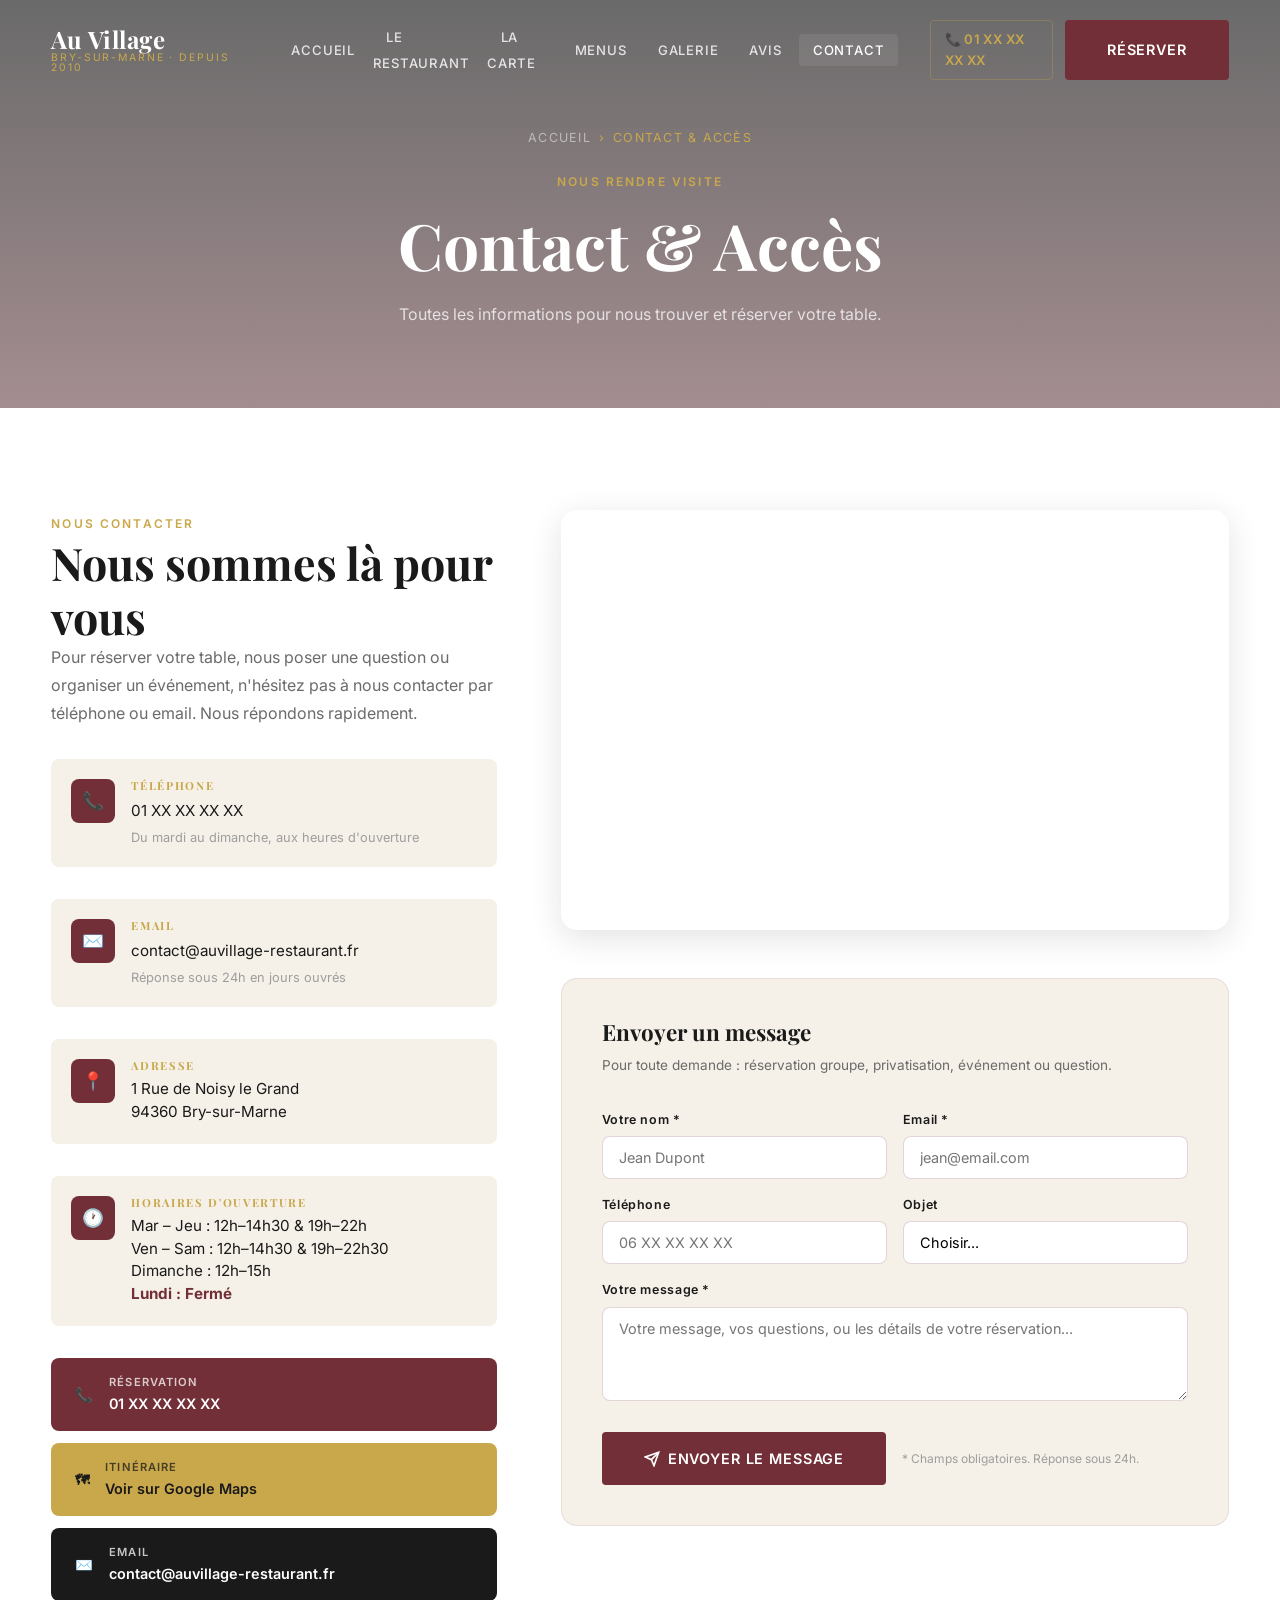
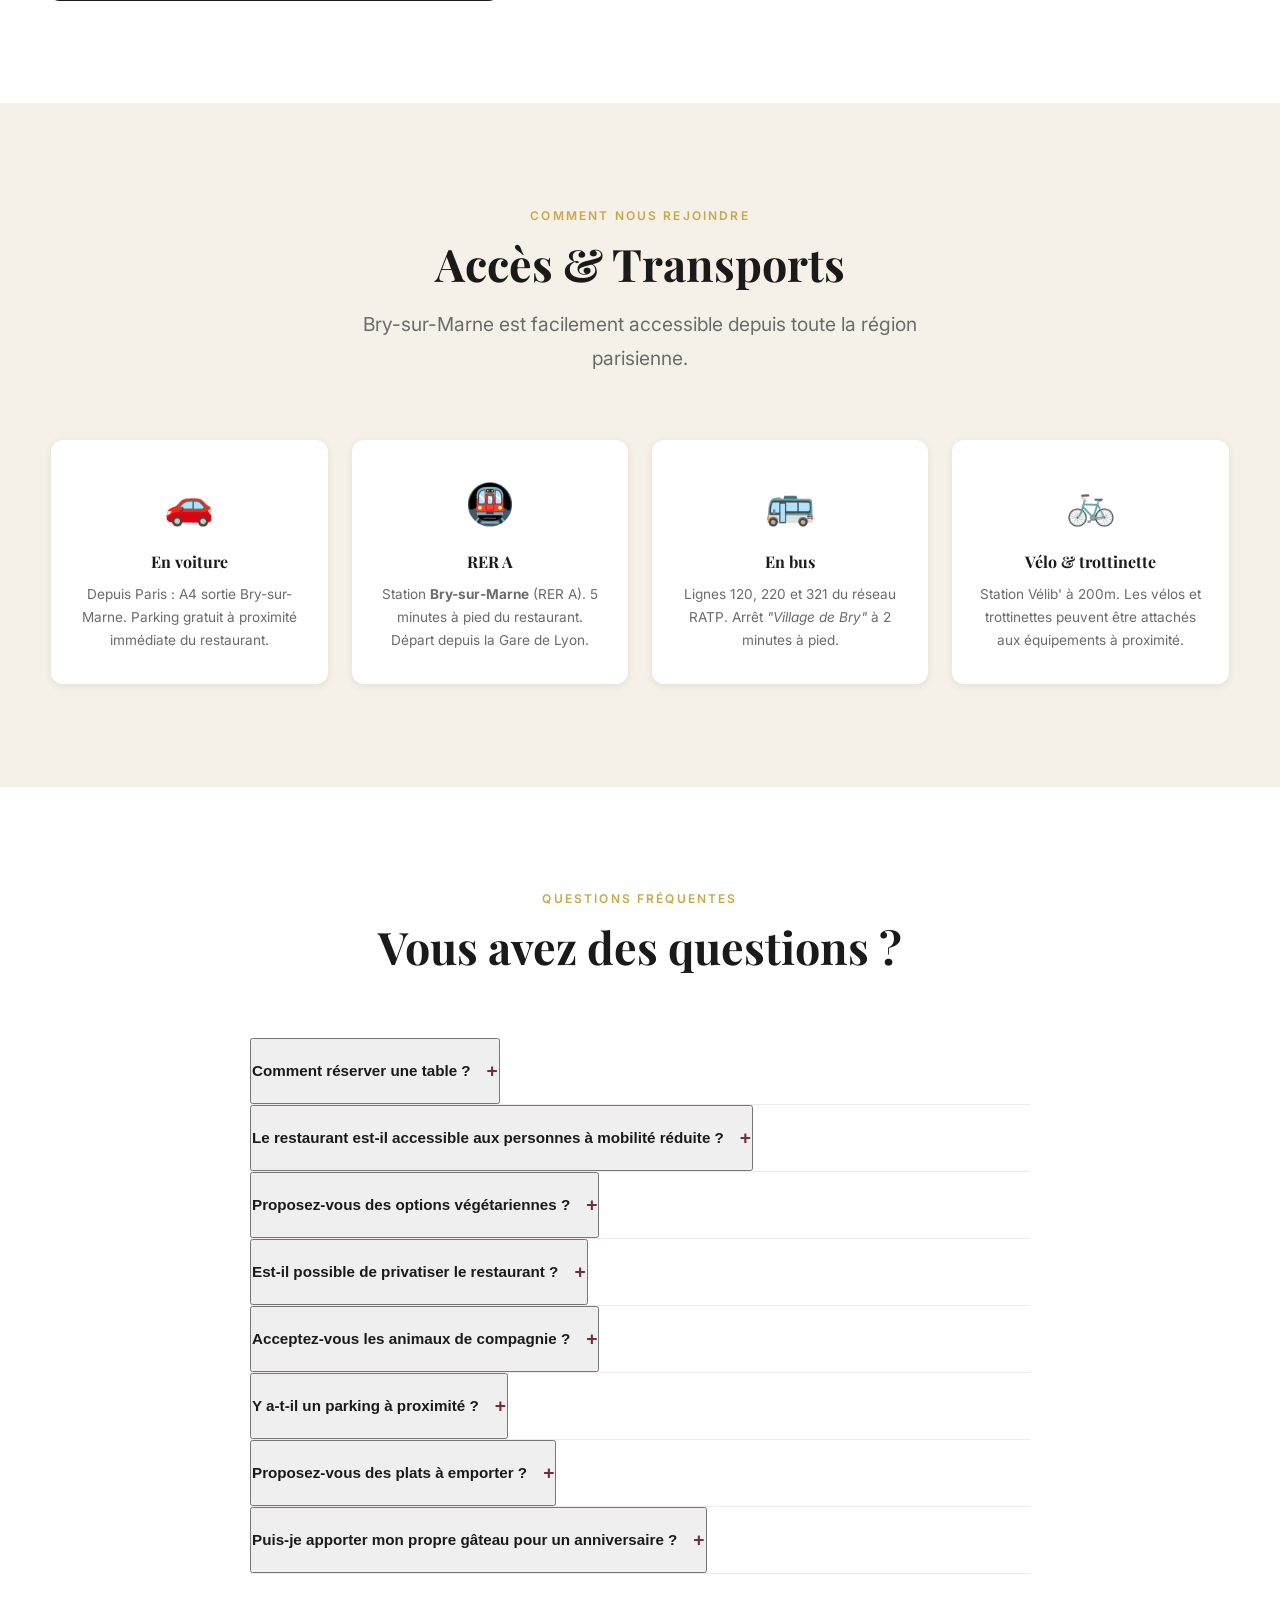
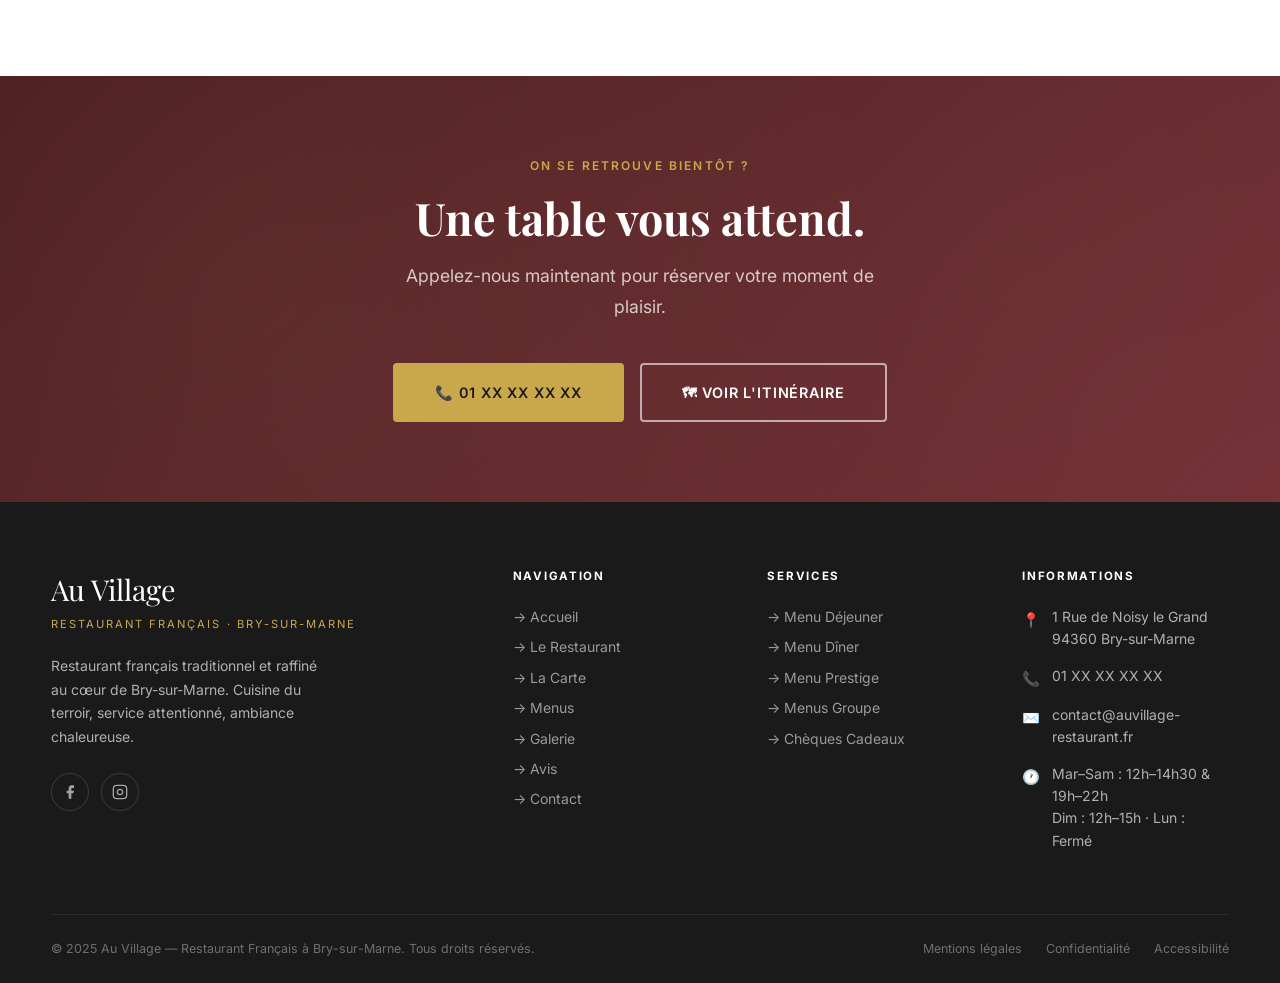
<file: contact.html>
<!DOCTYPE html>
<html lang="fr">
<head>
  <meta charset="UTF-8">
  <meta name="viewport" content="width=device-width, initial-scale=1.0">
  <title>Contact & Accès — Au Village | Restaurant Bry-sur-Marne | Horaires, Adresse, Réservation</title>
  <meta name="description" content="Contactez le restaurant Au Village à Bry-sur-Marne : adresse 1 Rue de Noisy le Grand 94360, horaires d'ouverture, réservation par téléphone, accès et itinéraire. Fermé le lundi.">
  <link rel="canonical" href="https://auvillage-restaurant.fr/contact.html">
  <meta property="og:title" content="Contact & Accès — Au Village | Restaurant Bry-sur-Marne">
  <meta property="og:description" content="Adresse, horaires, téléphone et itinéraire du restaurant Au Village à Bry-sur-Marne.">
  <meta property="og:image" content="https://images.unsplash.com/photo-1555396273-367ea4eb4db5?w=1200&q=85">
  <link rel="preconnect" href="https://fonts.googleapis.com">
  <link rel="preconnect" href="https://fonts.gstatic.com" crossorigin>
  <link href="https://fonts.googleapis.com/css2?family=Playfair+Display:ital,wght@0,400;0,600;0,700;1,400;1,600&family=Inter:wght@400;500;600;700&display=swap" rel="stylesheet">
  <link rel="stylesheet" href="css/style.css">
  <script type="application/ld+json">
  {
    "@context": "https://schema.org",
    "@type": "Restaurant",
    "name": "Au Village",
    "url": "https://auvillage-restaurant.fr",
    "telephone": "+33100000000",
    "email": "contact@auvillage-restaurant.fr",
    "address": {
      "@type": "PostalAddress",
      "streetAddress": "1 Rue de Noisy le Grand",
      "addressLocality": "Bry-sur-Marne",
      "postalCode": "94360",
      "addressCountry": "FR"
    },
    "geo": {
      "@type": "GeoCoordinates",
      "latitude": 48.8398,
      "longitude": 2.5248
    },
    "openingHoursSpecification": [
      {"@type": "OpeningHoursSpecification","dayOfWeek":["Tuesday","Wednesday","Thursday"],"opens":"12:00","closes":"14:30"},
      {"@type": "OpeningHoursSpecification","dayOfWeek":["Tuesday","Wednesday","Thursday"],"opens":"19:00","closes":"22:00"},
      {"@type": "OpeningHoursSpecification","dayOfWeek":["Friday","Saturday"],"opens":"12:00","closes":"14:30"},
      {"@type": "OpeningHoursSpecification","dayOfWeek":["Friday","Saturday"],"opens":"19:00","closes":"22:30"},
      {"@type": "OpeningHoursSpecification","dayOfWeek":["Sunday"],"opens":"12:00","closes":"15:00"}
    ]
  }
  </script>
</head>
<body>

  <header>
    <nav class="nav">
      <div class="container">
        <div class="nav__inner">
          <a href="index.html" class="nav__logo">
            <span class="nav__logo-name">Au Village</span>
            <span class="nav__logo-tagline">Bry-sur-Marne · Depuis 2010</span>
          </a>
          <ul class="nav__links">
            <li><a href="index.html">Accueil</a></li>
            <li><a href="restaurant.html">Le Restaurant</a></li>
            <li><a href="carte.html">La Carte</a></li>
            <li><a href="menus.html">Menus</a></li>
            <li><a href="galerie.html">Galerie</a></li>
            <li><a href="avis.html">Avis</a></li>
            <li><a href="contact.html" class="active">Contact</a></li>
          </ul>
          <div class="nav__cta">
            <a href="tel:+33100000000" class="nav__phone">📞 01 XX XX XX XX</a>
            <a href="contact.html" class="btn btn--primary btn--lg">Réserver</a>
          </div>
          <button class="nav__burger" aria-label="Menu"><span></span><span></span><span></span></button>
        </div>
      </div>
    </nav>
    <div class="nav__mobile">
      <button class="nav__mobile-close"><svg width="24" height="24" viewBox="0 0 24 24" fill="none" stroke="currentColor" stroke-width="2"><line x1="18" y1="6" x2="6" y2="18"/><line x1="6" y1="6" x2="18" y2="18"/></svg></button>
      <nav class="nav__mobile-links">
        <a href="index.html">Accueil</a><a href="restaurant.html">Le Restaurant</a><a href="carte.html">La Carte</a>
        <a href="menus.html">Menus</a><a href="galerie.html">Galerie</a><a href="avis.html">Avis</a><a href="contact.html">Contact</a>
      </nav>
      <a href="tel:+33100000000" class="btn btn--gold btn--lg" style="justify-content:center;margin-bottom:1rem;">📞 Appeler</a>
      <a href="https://maps.google.com/?q=1+Rue+de+Noisy+le+Grand,+94360+Bry-sur-Marne" target="_blank" rel="noopener" class="btn btn--outline" style="justify-content:center;">🗺 Itinéraire</a>
    </div>
  </header>

  <main id="main-content">

    <section class="page-hero page-hero--contact">
      <div class="container">
        <nav class="page-hero__breadcrumb">
          <a href="index.html">Accueil</a><span class="breadcrumb__sep">›</span><span>Contact & Accès</span>
        </nav>
        <span class="eyebrow" style="display:block;margin-bottom:1rem;">Nous rendre visite</span>
        <h1>Contact & Accès</h1>
        <p>Toutes les informations pour nous trouver et réserver votre table.</p>
      </div>
    </section>

    <!-- Contact & Carte -->
    <section class="section" aria-labelledby="contact-heading">
      <div class="container">
        <div class="contact-grid">

          <!-- Informations de contact -->
          <div class="reveal">
            <span class="eyebrow">Nous contacter</span>
            <h2 id="contact-heading">Nous sommes là pour vous</h2>
            <p style="color:var(--gris);margin-bottom:2rem;line-height:1.75;">
              Pour réserver votre table, nous poser une question ou organiser un événement,
              n'hésitez pas à nous contacter par téléphone ou email. Nous répondons rapidement.
            </p>

            <div class="contact-info-item">
              <div class="contact-info-icon">📞</div>
              <div class="contact-info-body">
                <h4>Téléphone</h4>
                <a href="tel:+33100000000">01 XX XX XX XX</a>
                <p style="font-size:0.8rem;color:var(--gris-light);margin-top:0.25rem;">Du mardi au dimanche, aux heures d'ouverture</p>
              </div>
            </div>

            <div class="contact-info-item">
              <div class="contact-info-icon">✉️</div>
              <div class="contact-info-body">
                <h4>Email</h4>
                <a href="mailto:contact@auvillage-restaurant.fr">contact@auvillage-restaurant.fr</a>
                <p style="font-size:0.8rem;color:var(--gris-light);margin-top:0.25rem;">Réponse sous 24h en jours ouvrés</p>
              </div>
            </div>

            <div class="contact-info-item">
              <div class="contact-info-icon">📍</div>
              <div class="contact-info-body">
                <h4>Adresse</h4>
                <p>1 Rue de Noisy le Grand<br>94360 Bry-sur-Marne</p>
              </div>
            </div>

            <div class="contact-info-item">
              <div class="contact-info-icon">🕐</div>
              <div class="contact-info-body">
                <h4>Horaires d'ouverture</h4>
                <p>
                  Mar – Jeu : 12h–14h30 &amp; 19h–22h<br>
                  Ven – Sam : 12h–14h30 &amp; 19h–22h30<br>
                  Dimanche : 12h–15h<br>
                  <strong style="color:var(--bordeaux);">Lundi : Fermé</strong>
                </p>
              </div>
            </div>

            <div class="contact-cta-btns">
              <a href="tel:+33100000000" class="contact-cta-btn contact-cta-btn--phone">
                <span>📞</span>
                <div>
                  <div style="font-size:0.7rem;opacity:0.75;text-transform:uppercase;letter-spacing:0.1em;">Réservation</div>
                  <div>01 XX XX XX XX</div>
                </div>
              </a>
              <a href="https://maps.google.com/?q=1+Rue+de+Noisy+le+Grand,+94360+Bry-sur-Marne" target="_blank" rel="noopener" class="contact-cta-btn contact-cta-btn--maps">
                <span>🗺</span>
                <div>
                  <div style="font-size:0.7rem;opacity:0.75;text-transform:uppercase;letter-spacing:0.1em;">Itinéraire</div>
                  <div>Voir sur Google Maps</div>
                </div>
              </a>
              <a href="mailto:contact@auvillage-restaurant.fr" class="contact-cta-btn contact-cta-btn--email">
                <span>✉️</span>
                <div>
                  <div style="font-size:0.7rem;opacity:0.75;text-transform:uppercase;letter-spacing:0.1em;">Email</div>
                  <div>contact@auvillage-restaurant.fr</div>
                </div>
              </a>
            </div>
          </div>

          <!-- Carte + Formulaire -->
          <div class="reveal reveal-delay-2">
            <!-- Carte -->
            <div style="margin-bottom:2.5rem;">
              <iframe
                class="map-embed"
                src="https://www.google.com/maps/embed?pb=!1m18!1m12!1m3!1d2625.612!2d2.5248!3d48.8398!2m3!1f0!2f0!3f0!3m2!1i1024!2i768!4f13.1!3m3!1m2!1s0x0%3A0x0!2zNDjCsDUwJzIzLjMiTiAywrAzMSc0OS4zIkU!5e0!3m2!1sfr!2sfr!4v1234567890"
                width="100%"
                height="320"
                style="border:0;"
                allowfullscreen=""
                loading="lazy"
                referrerpolicy="no-referrer-when-downgrade"
                title="Plan d'accès au restaurant Au Village, 1 Rue de Noisy le Grand, 94360 Bry-sur-Marne"
              ></iframe>
            </div>

            <!-- Formulaire de contact vitrine -->
            <div style="background:var(--ivoire);padding:2.5rem;border-radius:16px;border:1px solid rgba(114,47,55,0.1);">
              <h3 style="font-family:var(--font-serif);font-size:1.4rem;margin-bottom:0.5rem;">Envoyer un message</h3>
              <p style="color:var(--gris);font-size:0.85rem;margin-bottom:2rem;">
                Pour toute demande : réservation groupe, privatisation, événement ou question.
              </p>

              <form class="contact-form" action="mailto:contact@auvillage-restaurant.fr" method="get">
                <div style="display:grid;grid-template-columns:1fr 1fr;gap:1rem;margin-bottom:1rem;">
                  <div>
                    <label for="nom" style="display:block;font-size:0.78rem;font-weight:600;color:var(--charbon);margin-bottom:0.4rem;letter-spacing:0.05em;">Votre nom *</label>
                    <input
                      type="text" id="nom" name="nom" required
                      placeholder="Jean Dupont"
                      style="width:100%;padding:0.75rem 1rem;border:1.5px solid rgba(114,47,55,0.2);border-radius:8px;font-family:var(--font-sans);font-size:0.9rem;background:var(--blanc);transition:border-color 0.2s;outline:none;"
                      onfocus="this.style.borderColor='var(--bordeaux)'"
                      onblur="this.style.borderColor='rgba(114,47,55,0.2)'"
                    >
                  </div>
                  <div>
                    <label for="email" style="display:block;font-size:0.78rem;font-weight:600;color:var(--charbon);margin-bottom:0.4rem;letter-spacing:0.05em;">Email *</label>
                    <input
                      type="email" id="email" name="email" required
                      placeholder="jean@email.com"
                      style="width:100%;padding:0.75rem 1rem;border:1.5px solid rgba(114,47,55,0.2);border-radius:8px;font-family:var(--font-sans);font-size:0.9rem;background:var(--blanc);transition:border-color 0.2s;outline:none;"
                      onfocus="this.style.borderColor='var(--bordeaux)'"
                      onblur="this.style.borderColor='rgba(114,47,55,0.2)'"
                    >
                  </div>
                </div>

                <div style="display:grid;grid-template-columns:1fr 1fr;gap:1rem;margin-bottom:1rem;">
                  <div>
                    <label for="tel" style="display:block;font-size:0.78rem;font-weight:600;color:var(--charbon);margin-bottom:0.4rem;letter-spacing:0.05em;">Téléphone</label>
                    <input
                      type="tel" id="tel" name="tel"
                      placeholder="06 XX XX XX XX"
                      style="width:100%;padding:0.75rem 1rem;border:1.5px solid rgba(114,47,55,0.2);border-radius:8px;font-family:var(--font-sans);font-size:0.9rem;background:var(--blanc);transition:border-color 0.2s;outline:none;"
                      onfocus="this.style.borderColor='var(--bordeaux)'"
                      onblur="this.style.borderColor='rgba(114,47,55,0.2)'"
                    >
                  </div>
                  <div>
                    <label for="sujet" style="display:block;font-size:0.78rem;font-weight:600;color:var(--charbon);margin-bottom:0.4rem;letter-spacing:0.05em;">Objet</label>
                    <select
                      id="sujet" name="sujet"
                      style="width:100%;padding:0.75rem 1rem;border:1.5px solid rgba(114,47,55,0.2);border-radius:8px;font-family:var(--font-sans);font-size:0.9rem;background:var(--blanc);transition:border-color 0.2s;outline:none;appearance:none;"
                      onfocus="this.style.borderColor='var(--bordeaux)'"
                      onblur="this.style.borderColor='rgba(114,47,55,0.2)'"
                    >
                      <option value="">Choisir...</option>
                      <option value="reservation">Réservation</option>
                      <option value="groupe">Repas de groupe</option>
                      <option value="privatisation">Privatisation</option>
                      <option value="evenement">Événement spécial</option>
                      <option value="cadeau">Bon cadeau</option>
                      <option value="autre">Autre demande</option>
                    </select>
                  </div>
                </div>

                <div style="margin-bottom:1.5rem;">
                  <label for="message" style="display:block;font-size:0.78rem;font-weight:600;color:var(--charbon);margin-bottom:0.4rem;letter-spacing:0.05em;">Votre message *</label>
                  <textarea
                    id="message" name="message" required rows="4"
                    placeholder="Votre message, vos questions, ou les détails de votre réservation..."
                    style="width:100%;padding:0.75rem 1rem;border:1.5px solid rgba(114,47,55,0.2);border-radius:8px;font-family:var(--font-sans);font-size:0.9rem;background:var(--blanc);transition:border-color 0.2s;outline:none;resize:vertical;"
                    onfocus="this.style.borderColor='var(--bordeaux)'"
                    onblur="this.style.borderColor='rgba(114,47,55,0.2)'"
                  ></textarea>
                </div>

                <div style="display:flex;align-items:center;gap:1rem;flex-wrap:wrap;">
                  <button type="submit" class="btn btn--primary btn--lg">
                    <svg width="16" height="16" viewBox="0 0 24 24" fill="none" stroke="currentColor" stroke-width="2.5"><line x1="22" y1="2" x2="11" y2="13"/><polygon points="22 2 15 22 11 13 2 9 22 2"/></svg>
                    Envoyer le message
                  </button>
                  <p style="font-size:0.75rem;color:var(--gris-light);">* Champs obligatoires. Réponse sous 24h.</p>
                </div>
              </form>
            </div>
          </div>
        </div>
      </div>
    </section>

    <!-- Accès & Transports -->
    <section class="section section--ivoire" aria-labelledby="acces-heading">
      <div class="container">
        <div class="section-header reveal">
          <span class="eyebrow">Comment nous rejoindre</span>
          <h2 id="acces-heading">Accès & Transports</h2>
          <p class="lead">Bry-sur-Marne est facilement accessible depuis toute la région parisienne.</p>
        </div>

        <div class="grid-4 reveal">
          <div style="text-align:center;padding:2rem 1.5rem;background:var(--blanc);border-radius:12px;box-shadow:var(--shadow-sm);">
            <div style="font-size:2.5rem;margin-bottom:1rem;">🚗</div>
            <h3 style="font-size:1rem;margin-bottom:0.75rem;">En voiture</h3>
            <p style="font-size:0.85rem;color:var(--gris);line-height:1.7;">
              Depuis Paris : A4 sortie Bry-sur-Marne. Parking gratuit à proximité immédiate du restaurant.
            </p>
          </div>
          <div style="text-align:center;padding:2rem 1.5rem;background:var(--blanc);border-radius:12px;box-shadow:var(--shadow-sm);">
            <div style="font-size:2.5rem;margin-bottom:1rem;">🚇</div>
            <h3 style="font-size:1rem;margin-bottom:0.75rem;">RER A</h3>
            <p style="font-size:0.85rem;color:var(--gris);line-height:1.7;">
              Station <strong>Bry-sur-Marne</strong> (RER A). 5 minutes à pied du restaurant. Départ depuis la Gare de Lyon.
            </p>
          </div>
          <div style="text-align:center;padding:2rem 1.5rem;background:var(--blanc);border-radius:12px;box-shadow:var(--shadow-sm);">
            <div style="font-size:2.5rem;margin-bottom:1rem;">🚌</div>
            <h3 style="font-size:1rem;margin-bottom:0.75rem;">En bus</h3>
            <p style="font-size:0.85rem;color:var(--gris);line-height:1.7;">
              Lignes 120, 220 et 321 du réseau RATP. Arrêt <em>"Village de Bry"</em> à 2 minutes à pied.
            </p>
          </div>
          <div style="text-align:center;padding:2rem 1.5rem;background:var(--blanc);border-radius:12px;box-shadow:var(--shadow-sm);">
            <div style="font-size:2.5rem;margin-bottom:1rem;">🚲</div>
            <h3 style="font-size:1rem;margin-bottom:0.75rem;">Vélo & trottinette</h3>
            <p style="font-size:0.85rem;color:var(--gris);line-height:1.7;">
              Station Vélib' à 200m. Les vélos et trottinettes peuvent être attachés aux équipements à proximité.
            </p>
          </div>
        </div>
      </div>
    </section>

    <!-- FAQ -->
    <section class="section" aria-labelledby="faq-heading">
      <div class="container container--narrow">
        <div class="section-header reveal">
          <span class="eyebrow">Questions fréquentes</span>
          <h2 id="faq-heading">Vous avez des questions ?</h2>
        </div>

        <div class="faq-list reveal">

          <div class="faq-item">
            <button class="faq-question" aria-expanded="false">
              Comment réserver une table ?
              <span class="faq-icon">+</span>
            </button>
            <div class="faq-answer">
              <p>La réservation se fait par téléphone au <a href="tel:+33100000000">01 XX XX XX XX</a> ou par email à <a href="mailto:contact@auvillage-restaurant.fr">contact@auvillage-restaurant.fr</a>. Nous recommandons de réserver 24h à l'avance, notamment pour les week-ends et les occasions spéciales.</p>
            </div>
          </div>

          <div class="faq-item">
            <button class="faq-question" aria-expanded="false">
              Le restaurant est-il accessible aux personnes à mobilité réduite ?
              <span class="faq-icon">+</span>
            </button>
            <div class="faq-answer">
              <p>Oui, notre restaurant est de plain-pied et accessible aux personnes à mobilité réduite. Des places de parking réservées sont disponibles à proximité. N'hésitez pas à nous contacter pour toute question spécifique.</p>
            </div>
          </div>

          <div class="faq-item">
            <button class="faq-question" aria-expanded="false">
              Proposez-vous des options végétariennes ?
              <span class="faq-icon">+</span>
            </button>
            <div class="faq-answer">
              <p>Oui, notre carte propose plusieurs plats végétariens et nous pouvons adapter certains plats à la demande. Informez votre serveur au moment de la commande. En cas de régime spécifique, n'hésitez pas à nous prévenir lors de la réservation.</p>
            </div>
          </div>

          <div class="faq-item">
            <button class="faq-question" aria-expanded="false">
              Est-il possible de privatiser le restaurant ?
              <span class="faq-icon">+</span>
            </button>
            <div class="faq-answer">
              <p>Oui, nous proposons la privatisation partielle (salle semi-privée jusqu'à 20 personnes) ou totale pour des événements professionnels, anniversaires, mariages et autres occasions spéciales. Contactez-nous pour établir un devis personnalisé.</p>
            </div>
          </div>

          <div class="faq-item">
            <button class="faq-question" aria-expanded="false">
              Acceptez-vous les animaux de compagnie ?
              <span class="faq-icon">+</span>
            </button>
            <div class="faq-answer">
              <p>Les animaux de compagnie bien tenus sont acceptés en terrasse. Pour des raisons d'hygiène, ils ne sont pas admis dans la salle principale. Merci de votre compréhension.</p>
            </div>
          </div>

          <div class="faq-item">
            <button class="faq-question" aria-expanded="false">
              Y a-t-il un parking à proximité ?
              <span class="faq-icon">+</span>
            </button>
            <div class="faq-answer">
              <p>Oui, un parking gratuit est disponible à proximité immédiate du restaurant. Des places de stationnement en voirie sont également disponibles dans les rues environnantes, souvent gratuites le soir et le week-end.</p>
            </div>
          </div>

          <div class="faq-item">
            <button class="faq-question" aria-expanded="false">
              Proposez-vous des plats à emporter ?
              <span class="faq-icon">+</span>
            </button>
            <div class="faq-answer">
              <p>Oui, une sélection de nos plats est disponible à emporter sur commande. Appelez-nous pour passer commande et indiquer votre heure de retrait. Emballages éco-responsables.</p>
            </div>
          </div>

          <div class="faq-item">
            <button class="faq-question" aria-expanded="false">
              Puis-je apporter mon propre gâteau pour un anniversaire ?
              <span class="faq-icon">+</span>
            </button>
            <div class="faq-answer">
              <p>Bien sûr ! Nous vous accueillons avec votre gâteau et nous nous occupons de la mise en scène. Des frais de bouchon de 2€/personne s'appliquent. Prévenez-nous lors de la réservation pour que nous puissions tout préparer.</p>
            </div>
          </div>

        </div>
      </div>
    </section>

    <!-- CTA -->
    <section class="cta-band">
      <div class="container">
        <div class="cta-band__inner">
          <span class="eyebrow" style="display:block;margin-bottom:1rem;">On se retrouve bientôt ?</span>
          <h2>Une table vous attend.</h2>
          <p>Appelez-nous maintenant pour réserver votre moment de plaisir.</p>
          <div class="cta-band__actions">
            <a href="tel:+33100000000" class="btn btn--gold btn--lg">📞 01 XX XX XX XX</a>
            <a href="https://maps.google.com/?q=1+Rue+de+Noisy+le+Grand,+94360+Bry-sur-Marne" target="_blank" rel="noopener" class="btn btn--outline btn--lg">🗺 Voir l'itinéraire</a>
          </div>
        </div>
      </div>
    </section>

  </main>

  <footer class="footer">
    <div class="container">
      <div class="footer__grid">
        <div>
          <span class="footer__brand-name">Au Village</span>
          <span class="footer__brand-tagline">Restaurant Français · Bry-sur-Marne</span>
          <p class="footer__brand-desc">Restaurant français traditionnel et raffiné au cœur de Bry-sur-Marne. Cuisine du terroir, service attentionné, ambiance chaleureuse.</p>
          <div class="footer__socials">
            <a href="#" class="footer__social"><svg width="16" height="16" viewBox="0 0 24 24" fill="currentColor"><path d="M18 2h-3a5 5 0 0 0-5 5v3H7v4h3v8h4v-8h3l1-4h-4V7a1 1 0 0 1 1-1h3z"/></svg></a>
            <a href="#" class="footer__social"><svg width="16" height="16" viewBox="0 0 24 24" fill="none" stroke="currentColor" stroke-width="2"><rect x="2" y="2" width="20" height="20" rx="5"/><circle cx="12" cy="12" r="4"/><line x1="17.5" y1="6.5" x2="17.51" y2="6.5"/></svg></a>
          </div>
        </div>
        <div>
          <p class="footer__col-title">Navigation</p>
          <ul class="footer__links">
            <li><a href="index.html">→ Accueil</a></li><li><a href="restaurant.html">→ Le Restaurant</a></li>
            <li><a href="carte.html">→ La Carte</a></li><li><a href="menus.html">→ Menus</a></li>
            <li><a href="galerie.html">→ Galerie</a></li><li><a href="avis.html">→ Avis</a></li><li><a href="contact.html">→ Contact</a></li>
          </ul>
        </div>
        <div>
          <p class="footer__col-title">Services</p>
          <ul class="footer__links">
            <li><a href="menus.html">→ Menu Déjeuner</a></li><li><a href="menus.html">→ Menu Dîner</a></li>
            <li><a href="menus.html">→ Menu Prestige</a></li><li><a href="menus.html">→ Menus Groupe</a></li>
            <li><a href="menus.html">→ Chèques Cadeaux</a></li>
          </ul>
        </div>
        <div>
          <p class="footer__col-title">Informations</p>
          <div class="footer__info-item"><span class="footer__info-icon">📍</span><span>1 Rue de Noisy le Grand<br>94360 Bry-sur-Marne</span></div>
          <div class="footer__info-item"><span class="footer__info-icon">📞</span><a href="tel:+33100000000">01 XX XX XX XX</a></div>
          <div class="footer__info-item"><span class="footer__info-icon">✉️</span><a href="mailto:contact@auvillage-restaurant.fr">contact@auvillage-restaurant.fr</a></div>
          <div class="footer__info-item"><span class="footer__info-icon">🕐</span><span>Mar–Sam : 12h–14h30 & 19h–22h<br>Dim : 12h–15h · Lun : Fermé</span></div>
        </div>
      </div>
    </div>
    <div class="footer__bottom">
      <div class="container" style="display:flex;justify-content:space-between;align-items:center;flex-wrap:wrap;gap:1rem;">
        <span>© 2025 Au Village — Restaurant Français à Bry-sur-Marne. Tous droits réservés.</span>
        <div style="display:flex;gap:1.5rem;"><a href="#">Mentions légales</a><a href="#">Confidentialité</a><a href="#">Accessibilité</a></div>
      </div>
    </div>
  </footer>

  <div class="sticky-cta">
    <a href="tel:+33100000000" class="sticky-cta__btn sticky-cta__btn--call">📞 Appeler</a>
    <a href="https://maps.google.com/?q=1+Rue+de+Noisy+le+Grand,+94360+Bry-sur-Marne" target="_blank" rel="noopener" class="sticky-cta__btn sticky-cta__btn--map">🗺 Itinéraire</a>
    <a href="carte.html" class="sticky-cta__btn sticky-cta__btn--menu">📋 La carte</a>
  </div>

  <script src="js/main.js" defer></script>
</body>
</html>
</file>
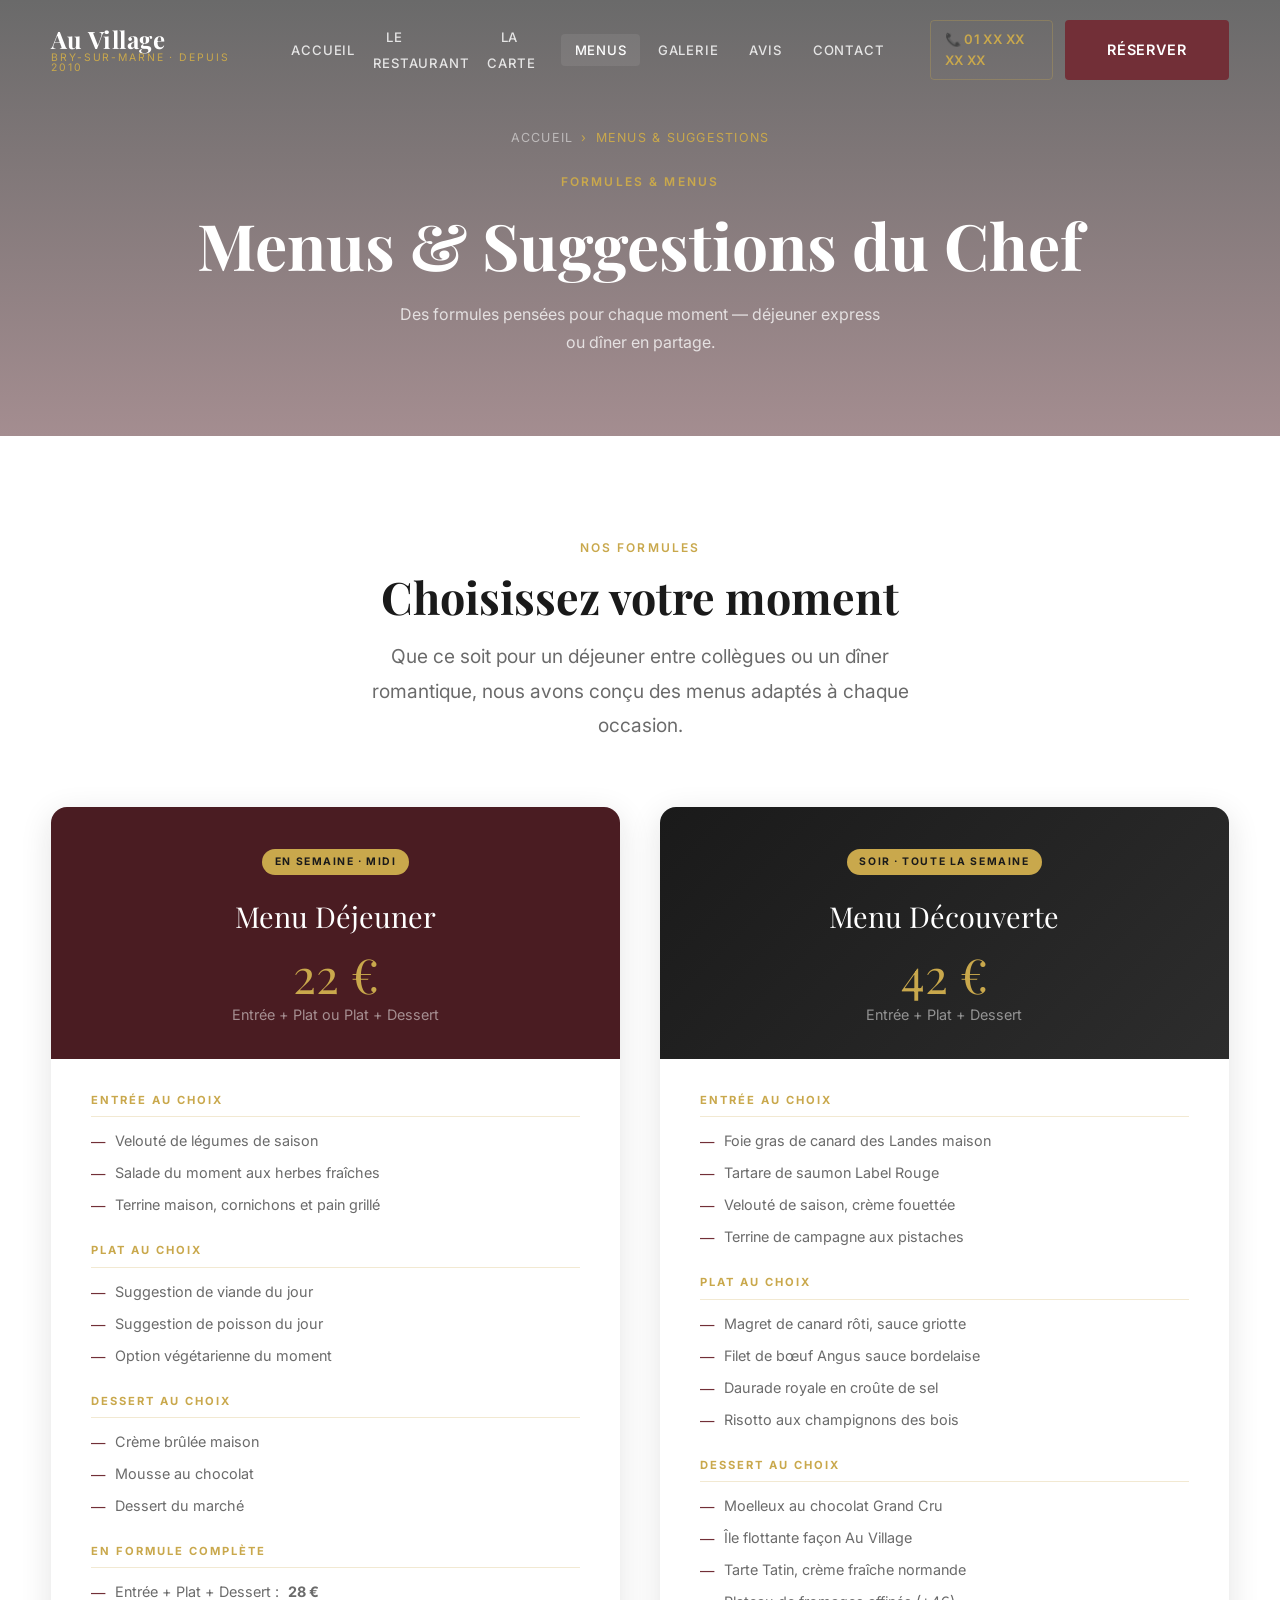
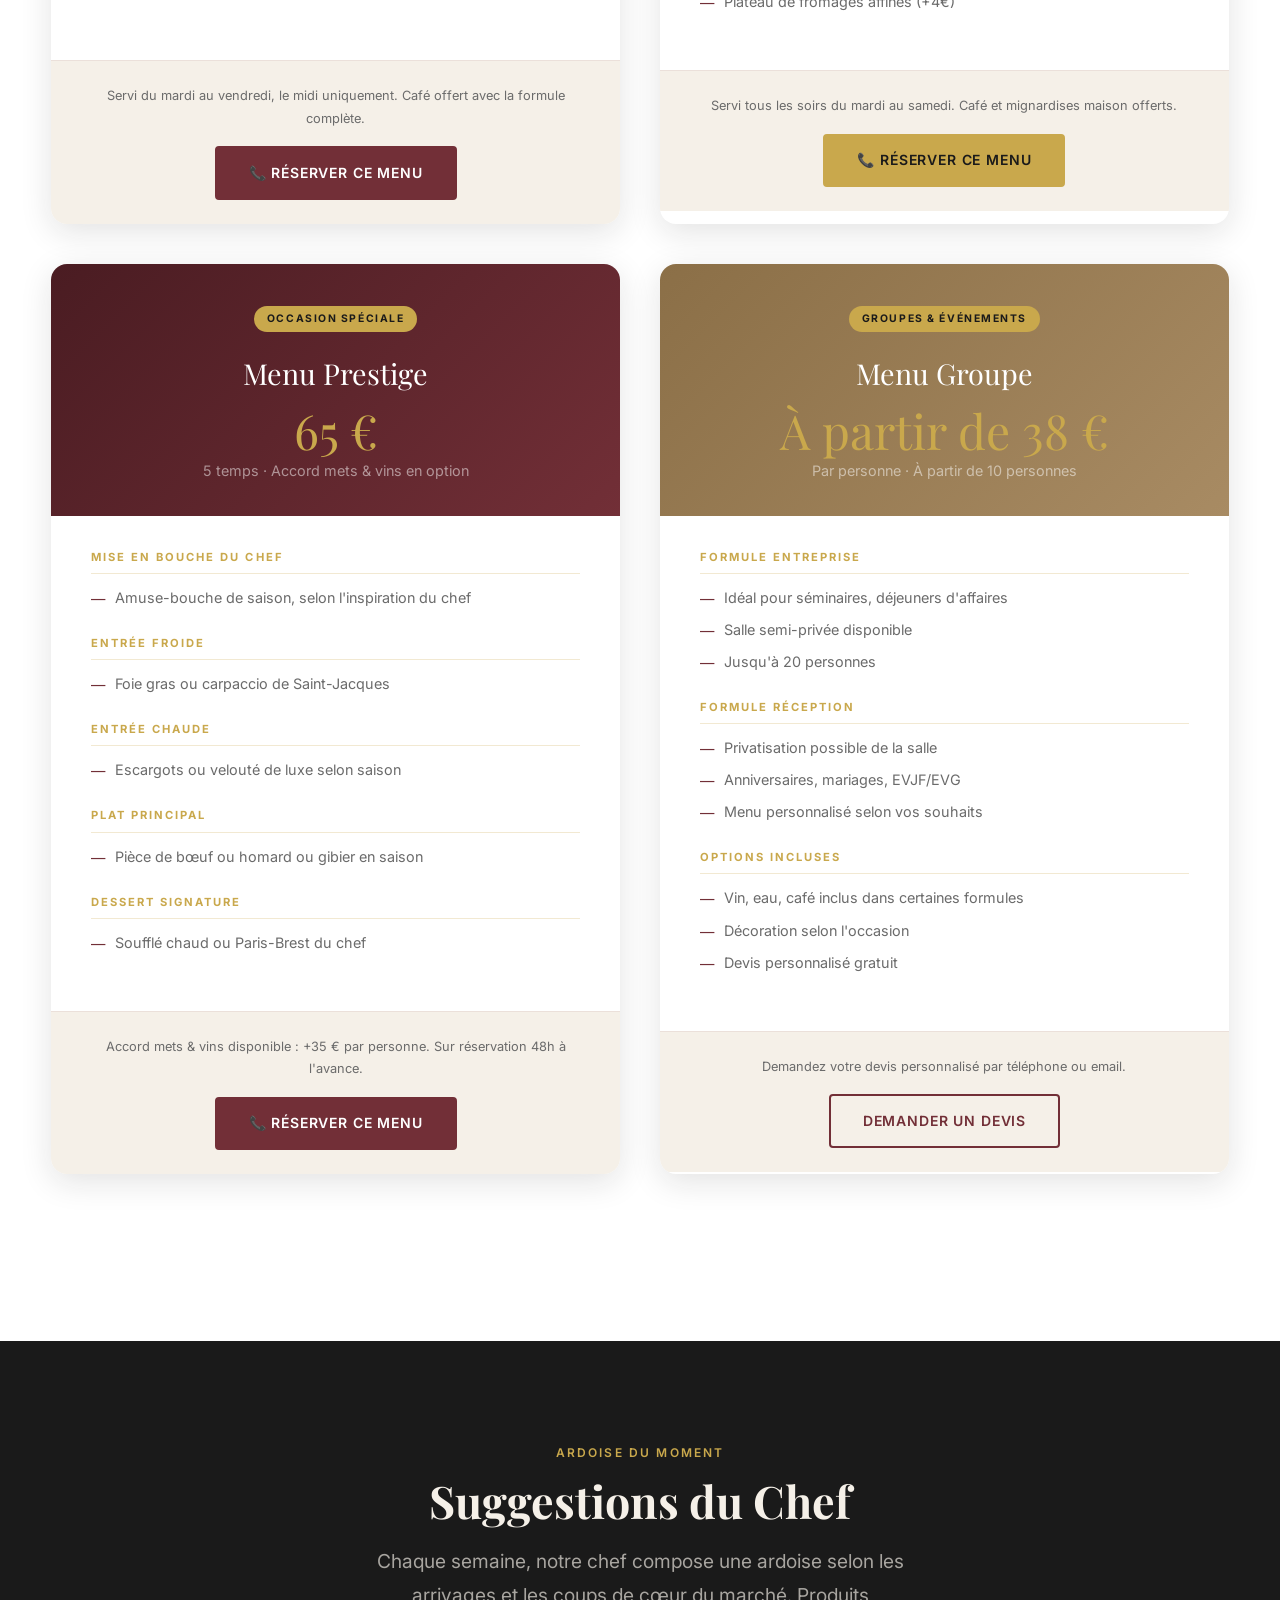
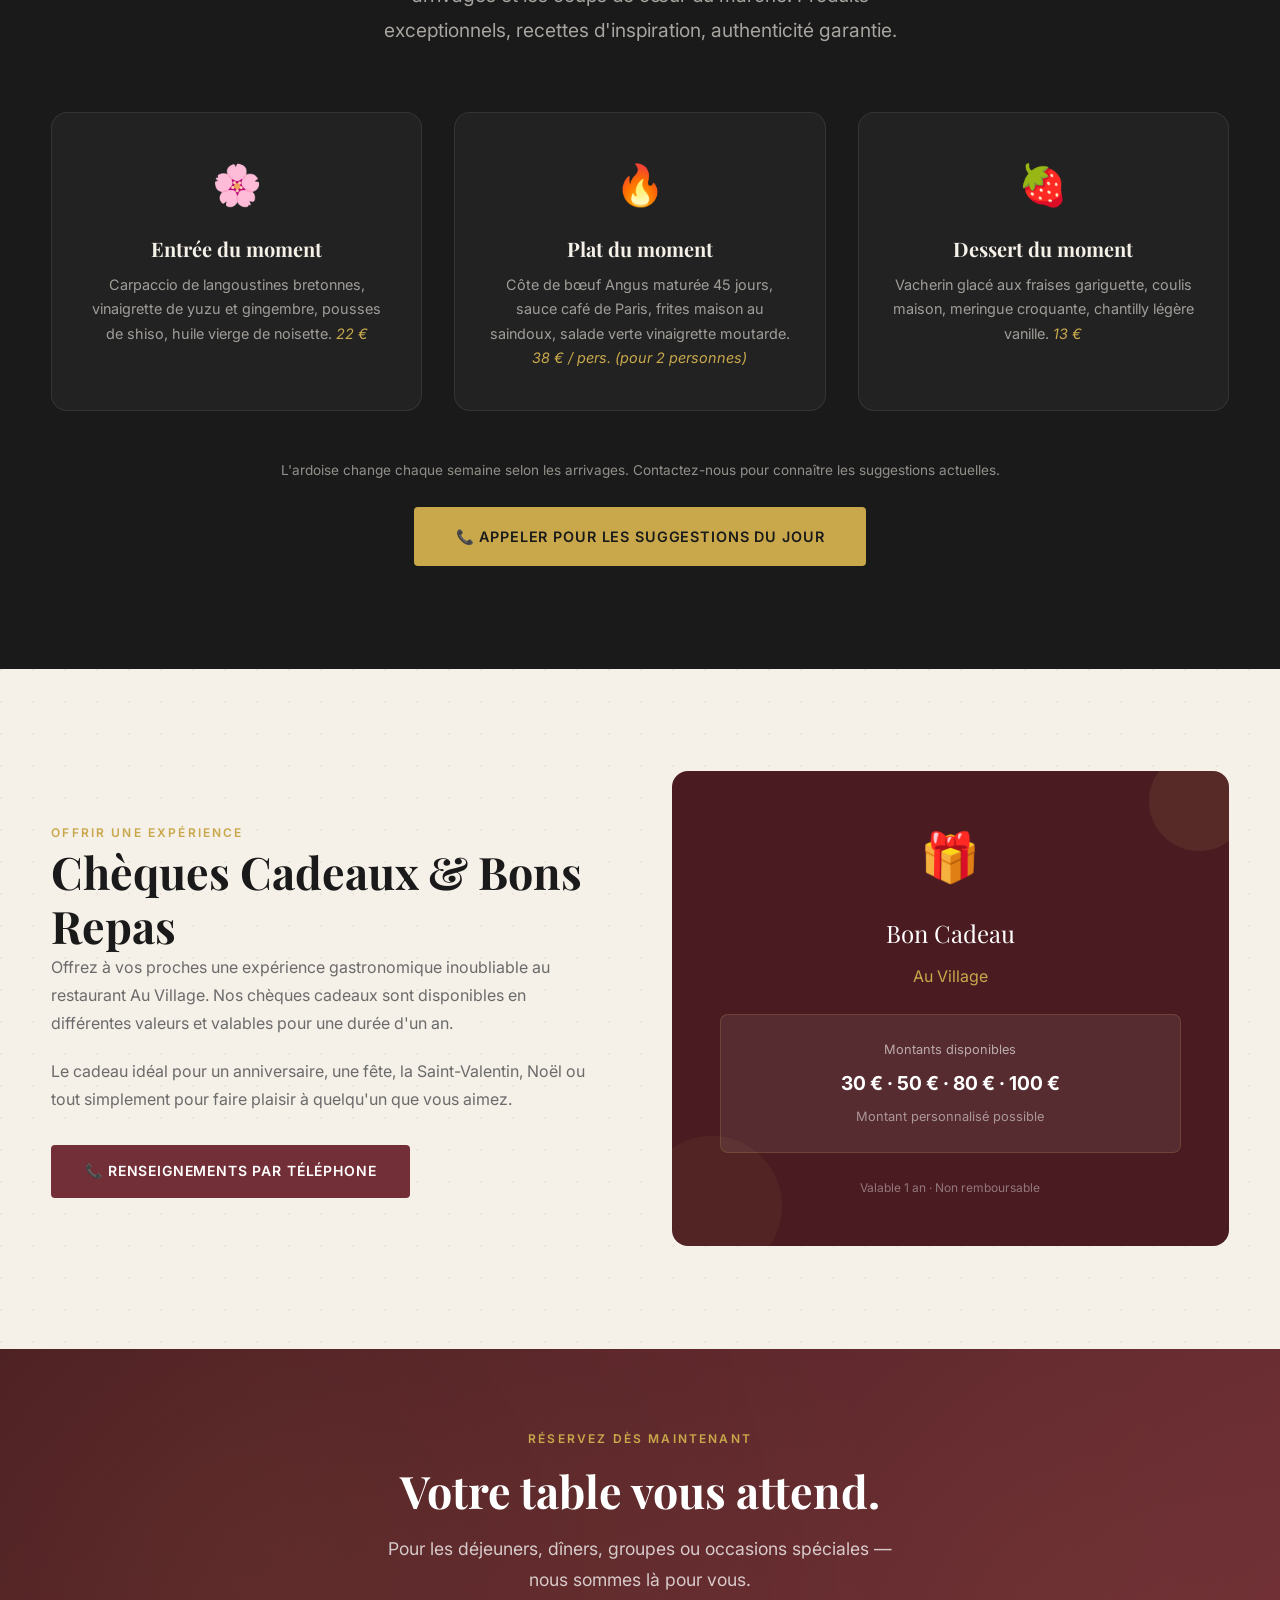
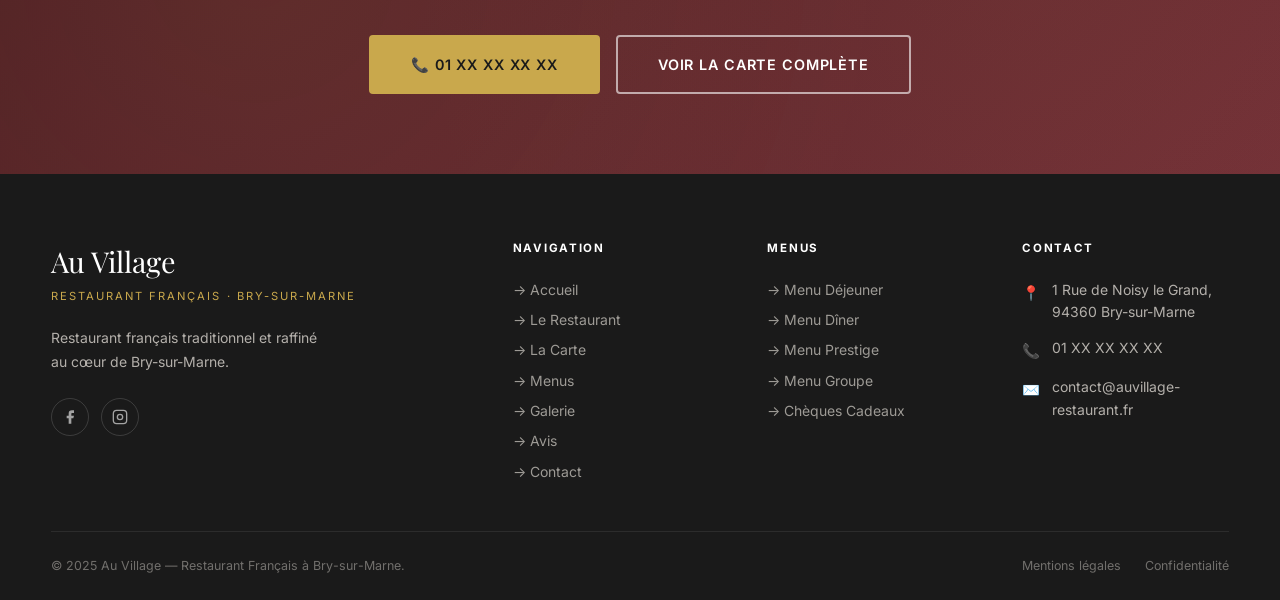
<file: menus.html>
<!DOCTYPE html>
<html lang="fr">
<head>
  <meta charset="UTF-8">
  <meta name="viewport" content="width=device-width, initial-scale=1.0">
  <title>Menus & Suggestions du Chef — Au Village | Restaurant Bry-sur-Marne</title>
  <meta name="description" content="Découvrez nos menus déjeuner et dîner au restaurant Au Village à Bry-sur-Marne. Menu du midi à partir de 22€, formules soirée, suggestions du chef et menus groupe. Cuisine française raffinée.">
  <link rel="canonical" href="https://auvillage-restaurant.fr/menus.html">
  <meta property="og:title" content="Menus & Suggestions — Au Village | Bry-sur-Marne">
  <meta property="og:description" content="Menu déjeuner, menu dîner, suggestions du chef et formules groupe au restaurant Au Village à Bry-sur-Marne.">
  <meta property="og:image" content="https://images.unsplash.com/photo-1504674900247-0877df9cc836?w=1200&q=85">
  <link rel="preconnect" href="https://fonts.googleapis.com">
  <link rel="preconnect" href="https://fonts.gstatic.com" crossorigin>
  <link href="https://fonts.googleapis.com/css2?family=Playfair+Display:ital,wght@0,400;0,600;0,700;1,400;1,600&family=Inter:wght@400;500;600;700&display=swap" rel="stylesheet">
  <link rel="stylesheet" href="css/style.css">
</head>
<body>

  <header>
    <nav class="nav">
      <div class="container">
        <div class="nav__inner">
          <a href="index.html" class="nav__logo">
            <span class="nav__logo-name">Au Village</span>
            <span class="nav__logo-tagline">Bry-sur-Marne · Depuis 2010</span>
          </a>
          <ul class="nav__links">
            <li><a href="index.html">Accueil</a></li>
            <li><a href="restaurant.html">Le Restaurant</a></li>
            <li><a href="carte.html">La Carte</a></li>
            <li><a href="menus.html" class="active">Menus</a></li>
            <li><a href="galerie.html">Galerie</a></li>
            <li><a href="avis.html">Avis</a></li>
            <li><a href="contact.html">Contact</a></li>
          </ul>
          <div class="nav__cta">
            <a href="tel:+33100000000" class="nav__phone">📞 01 XX XX XX XX</a>
            <a href="contact.html" class="btn btn--primary btn--lg">Réserver</a>
          </div>
          <button class="nav__burger" aria-label="Menu"><span></span><span></span><span></span></button>
        </div>
      </div>
    </nav>
    <div class="nav__mobile">
      <button class="nav__mobile-close"><svg width="24" height="24" viewBox="0 0 24 24" fill="none" stroke="currentColor" stroke-width="2"><line x1="18" y1="6" x2="6" y2="18"/><line x1="6" y1="6" x2="18" y2="18"/></svg></button>
      <nav class="nav__mobile-links">
        <a href="index.html">Accueil</a><a href="restaurant.html">Le Restaurant</a><a href="carte.html">La Carte</a>
        <a href="menus.html">Menus</a><a href="galerie.html">Galerie</a><a href="avis.html">Avis</a><a href="contact.html">Contact</a>
      </nav>
      <a href="tel:+33100000000" class="btn btn--gold btn--lg" style="justify-content:center;margin-bottom:1rem;">📞 Appeler</a>
      <a href="https://maps.google.com/?q=1+Rue+de+Noisy+le+Grand,+94360+Bry-sur-Marne" target="_blank" rel="noopener" class="btn btn--outline" style="justify-content:center;">🗺 Itinéraire</a>
    </div>
  </header>

  <main id="main-content">

    <section class="page-hero page-hero--menus">
      <div class="container">
        <nav class="page-hero__breadcrumb">
          <a href="index.html">Accueil</a><span class="breadcrumb__sep">›</span><span>Menus & Suggestions</span>
        </nav>
        <span class="eyebrow" style="display:block;margin-bottom:1rem;">Formules & Menus</span>
        <h1>Menus & Suggestions du Chef</h1>
        <p>Des formules pensées pour chaque moment — déjeuner express ou dîner en partage.</p>
      </div>
    </section>

    <!-- Menus principaux -->
    <section class="section" aria-labelledby="menus-heading">
      <div class="container">
        <div class="section-header reveal">
          <span class="eyebrow">Nos formules</span>
          <h2 id="menus-heading">Choisissez votre moment</h2>
          <p class="lead">
            Que ce soit pour un déjeuner entre collègues ou un dîner romantique,
            nous avons conçu des menus adaptés à chaque occasion.
          </p>
        </div>

        <div class="menus-grid">

          <!-- Menu Déjeuner -->
          <div class="menu-card reveal reveal-delay-1">
            <div class="menu-card__header">
              <span class="menu-card__badge">En semaine · Midi</span>
              <p class="menu-card__name">Menu Déjeuner</p>
              <p class="menu-card__price">22 €</p>
              <p class="menu-card__price-unit">Entrée + Plat ou Plat + Dessert</p>
            </div>
            <div class="menu-card__body">
              <div class="menu-card__section">
                <p class="menu-card__section-title">Entrée au choix</p>
                <div class="menu-card__option">Velouté de légumes de saison</div>
                <div class="menu-card__option">Salade du moment aux herbes fraîches</div>
                <div class="menu-card__option">Terrine maison, cornichons et pain grillé</div>
              </div>
              <div class="menu-card__section">
                <p class="menu-card__section-title">Plat au choix</p>
                <div class="menu-card__option">Suggestion de viande du jour</div>
                <div class="menu-card__option">Suggestion de poisson du jour</div>
                <div class="menu-card__option">Option végétarienne du moment</div>
              </div>
              <div class="menu-card__section">
                <p class="menu-card__section-title">Dessert au choix</p>
                <div class="menu-card__option">Crème brûlée maison</div>
                <div class="menu-card__option">Mousse au chocolat</div>
                <div class="menu-card__option">Dessert du marché</div>
              </div>
              <div class="menu-card__section">
                <p class="menu-card__section-title">En formule complète</p>
                <div class="menu-card__option">Entrée + Plat + Dessert : <strong>28 €</strong></div>
              </div>
            </div>
            <div class="menu-card__cta">
              <p style="font-size:0.8rem;color:var(--gris);margin-bottom:1rem;">Servi du mardi au vendredi, le midi uniquement. Café offert avec la formule complète.</p>
              <a href="tel:+33100000000" class="btn btn--primary">📞 Réserver ce menu</a>
            </div>
          </div>

          <!-- Menu Dîner -->
          <div class="menu-card reveal reveal-delay-2">
            <div class="menu-card__header menu-card__header--or">
              <span class="menu-card__badge">Soir · Toute la semaine</span>
              <p class="menu-card__name">Menu Découverte</p>
              <p class="menu-card__price">42 €</p>
              <p class="menu-card__price-unit">Entrée + Plat + Dessert</p>
            </div>
            <div class="menu-card__body">
              <div class="menu-card__section">
                <p class="menu-card__section-title">Entrée au choix</p>
                <div class="menu-card__option">Foie gras de canard des Landes maison</div>
                <div class="menu-card__option">Tartare de saumon Label Rouge</div>
                <div class="menu-card__option">Velouté de saison, crème fouettée</div>
                <div class="menu-card__option">Terrine de campagne aux pistaches</div>
              </div>
              <div class="menu-card__section">
                <p class="menu-card__section-title">Plat au choix</p>
                <div class="menu-card__option">Magret de canard rôti, sauce griotte</div>
                <div class="menu-card__option">Filet de bœuf Angus sauce bordelaise</div>
                <div class="menu-card__option">Daurade royale en croûte de sel</div>
                <div class="menu-card__option">Risotto aux champignons des bois</div>
              </div>
              <div class="menu-card__section">
                <p class="menu-card__section-title">Dessert au choix</p>
                <div class="menu-card__option">Moelleux au chocolat Grand Cru</div>
                <div class="menu-card__option">Île flottante façon Au Village</div>
                <div class="menu-card__option">Tarte Tatin, crème fraîche normande</div>
                <div class="menu-card__option">Plateau de fromages affinés (+4€)</div>
              </div>
            </div>
            <div class="menu-card__cta">
              <p style="font-size:0.8rem;color:var(--gris);margin-bottom:1rem;">Servi tous les soirs du mardi au samedi. Café et mignardises maison offerts.</p>
              <a href="tel:+33100000000" class="btn btn--gold">📞 Réserver ce menu</a>
            </div>
          </div>

          <!-- Menu Prestige -->
          <div class="menu-card reveal reveal-delay-1">
            <div class="menu-card__header" style="background:linear-gradient(135deg,var(--bordeaux-dark),var(--bordeaux));">
              <span class="menu-card__badge">Occasion spéciale</span>
              <p class="menu-card__name">Menu Prestige</p>
              <p class="menu-card__price">65 €</p>
              <p class="menu-card__price-unit">5 temps · Accord mets & vins en option</p>
            </div>
            <div class="menu-card__body">
              <div class="menu-card__section">
                <p class="menu-card__section-title">Mise en bouche du chef</p>
                <div class="menu-card__option">Amuse-bouche de saison, selon l'inspiration du chef</div>
              </div>
              <div class="menu-card__section">
                <p class="menu-card__section-title">Entrée froide</p>
                <div class="menu-card__option">Foie gras ou carpaccio de Saint-Jacques</div>
              </div>
              <div class="menu-card__section">
                <p class="menu-card__section-title">Entrée chaude</p>
                <div class="menu-card__option">Escargots ou velouté de luxe selon saison</div>
              </div>
              <div class="menu-card__section">
                <p class="menu-card__section-title">Plat principal</p>
                <div class="menu-card__option">Pièce de bœuf ou homard ou gibier en saison</div>
              </div>
              <div class="menu-card__section">
                <p class="menu-card__section-title">Dessert signature</p>
                <div class="menu-card__option">Soufflé chaud ou Paris-Brest du chef</div>
              </div>
            </div>
            <div class="menu-card__cta">
              <p style="font-size:0.8rem;color:var(--gris);margin-bottom:1rem;">Accord mets & vins disponible : +35 € par personne. Sur réservation 48h à l'avance.</p>
              <a href="tel:+33100000000" class="btn btn--primary">📞 Réserver ce menu</a>
            </div>
          </div>

          <!-- Menu Groupe -->
          <div class="menu-card reveal reveal-delay-2">
            <div class="menu-card__header" style="background:linear-gradient(135deg,var(--brun),var(--brun-light));">
              <span class="menu-card__badge">Groupes & Événements</span>
              <p class="menu-card__name">Menu Groupe</p>
              <p class="menu-card__price">À partir de 38 €</p>
              <p class="menu-card__price-unit">Par personne · À partir de 10 personnes</p>
            </div>
            <div class="menu-card__body">
              <div class="menu-card__section">
                <p class="menu-card__section-title">Formule Entreprise</p>
                <div class="menu-card__option">Idéal pour séminaires, déjeuners d'affaires</div>
                <div class="menu-card__option">Salle semi-privée disponible</div>
                <div class="menu-card__option">Jusqu'à 20 personnes</div>
              </div>
              <div class="menu-card__section">
                <p class="menu-card__section-title">Formule Réception</p>
                <div class="menu-card__option">Privatisation possible de la salle</div>
                <div class="menu-card__option">Anniversaires, mariages, EVJF/EVG</div>
                <div class="menu-card__option">Menu personnalisé selon vos souhaits</div>
              </div>
              <div class="menu-card__section">
                <p class="menu-card__section-title">Options incluses</p>
                <div class="menu-card__option">Vin, eau, café inclus dans certaines formules</div>
                <div class="menu-card__option">Décoration selon l'occasion</div>
                <div class="menu-card__option">Devis personnalisé gratuit</div>
              </div>
            </div>
            <div class="menu-card__cta">
              <p style="font-size:0.8rem;color:var(--gris);margin-bottom:1rem;">Demandez votre devis personnalisé par téléphone ou email.</p>
              <a href="contact.html" class="btn btn--outline-dark">Demander un devis</a>
            </div>
          </div>

        </div>
      </div>
    </section>

    <!-- Suggestions du Chef -->
    <section class="section section--dark" aria-labelledby="suggestions-heading">
      <div class="container">
        <div class="section-header reveal">
          <span class="eyebrow">Ardoise du moment</span>
          <h2 id="suggestions-heading" style="color:var(--ivoire);">Suggestions du Chef</h2>
          <p class="lead" style="color:rgba(245,240,232,0.65);">
            Chaque semaine, notre chef compose une ardoise selon les arrivages et les coups de cœur du marché.
            Produits exceptionnels, recettes d'inspiration, authenticité garantie.
          </p>
        </div>

        <div class="grid-3">
          <div class="specialty-card reveal reveal-delay-1">
            <span class="specialty-card__icon">🌸</span>
            <h3>Entrée du moment</h3>
            <p>Carpaccio de langoustines bretonnes, vinaigrette de yuzu et gingembre, pousses de shiso, huile vierge de noisette. <em style="color:var(--or);">22 €</em></p>
          </div>
          <div class="specialty-card reveal reveal-delay-2">
            <span class="specialty-card__icon">🔥</span>
            <h3>Plat du moment</h3>
            <p>Côte de bœuf Angus maturée 45 jours, sauce café de Paris, frites maison au saindoux, salade verte vinaigrette moutarde. <em style="color:var(--or);">38 € / pers. (pour 2 personnes)</em></p>
          </div>
          <div class="specialty-card reveal reveal-delay-3">
            <span class="specialty-card__icon">🍓</span>
            <h3>Dessert du moment</h3>
            <p>Vacherin glacé aux fraises gariguette, coulis maison, meringue croquante, chantilly légère vanille. <em style="color:var(--or);">13 €</em></p>
          </div>
        </div>

        <div class="text-center reveal" style="margin-top:3rem;">
          <p style="color:rgba(245,240,232,0.55);font-size:0.85rem;margin-bottom:1.5rem;">
            L'ardoise change chaque semaine selon les arrivages. Contactez-nous pour connaître les suggestions actuelles.
          </p>
          <a href="tel:+33100000000" class="btn btn--gold btn--lg">📞 Appeler pour les suggestions du jour</a>
        </div>
      </div>
    </section>

    <!-- Bon cadeau -->
    <section class="section section--pattern" aria-labelledby="cadeau-heading">
      <div class="container">
        <div style="display:grid;grid-template-columns:1fr 1fr;gap:4rem;align-items:center;" class="reveal">
          <div>
            <span class="eyebrow">Offrir une expérience</span>
            <h2 id="cadeau-heading">Chèques Cadeaux & Bons Repas</h2>
            <p style="color:var(--gris);margin-bottom:1.25rem;">
              Offrez à vos proches une expérience gastronomique inoubliable au restaurant Au Village.
              Nos chèques cadeaux sont disponibles en différentes valeurs et valables pour une durée d'un an.
            </p>
            <p style="color:var(--gris);margin-bottom:2rem;">
              Le cadeau idéal pour un anniversaire, une fête, la Saint-Valentin, Noël
              ou tout simplement pour faire plaisir à quelqu'un que vous aimez.
            </p>
            <a href="tel:+33100000000" class="btn btn--primary">📞 Renseignements par téléphone</a>
          </div>
          <div style="background:var(--bordeaux-dark);color:var(--blanc);padding:3rem;border-radius:16px;text-align:center;position:relative;overflow:hidden;">
            <div style="position:absolute;top:-20px;right:-20px;width:100px;height:100px;background:rgba(201,168,76,0.1);border-radius:50%;"></div>
            <div style="position:absolute;bottom:-30px;left:-30px;width:140px;height:140px;background:rgba(201,168,76,0.06);border-radius:50%;"></div>
            <div style="font-size:3rem;margin-bottom:1rem;position:relative;">🎁</div>
            <p style="font-family:var(--font-serif);font-size:1.5rem;margin-bottom:0.5rem;position:relative;">Bon Cadeau</p>
            <p style="color:var(--or);font-size:1rem;position:relative;">Au Village</p>
            <div style="margin:1.5rem 0;padding:1.5rem;background:rgba(255,255,255,0.07);border-radius:8px;border:1px solid rgba(201,168,76,0.2);position:relative;">
              <p style="font-size:0.8rem;color:rgba(255,255,255,0.6);margin-bottom:0.35rem;">Montants disponibles</p>
              <p style="font-size:1.2rem;font-weight:700;">30 € · 50 € · 80 € · 100 €</p>
              <p style="font-size:0.8rem;color:rgba(255,255,255,0.5);margin-top:0.35rem;">Montant personnalisé possible</p>
            </div>
            <p style="font-size:0.75rem;color:rgba(255,255,255,0.4);position:relative;">Valable 1 an · Non remboursable</p>
          </div>
        </div>
      </div>
    </section>

    <!-- CTA -->
    <section class="cta-band">
      <div class="container">
        <div class="cta-band__inner">
          <span class="eyebrow" style="display:block;margin-bottom:1rem;">Réservez dès maintenant</span>
          <h2>Votre table vous attend.</h2>
          <p>Pour les déjeuners, dîners, groupes ou occasions spéciales — nous sommes là pour vous.</p>
          <div class="cta-band__actions">
            <a href="tel:+33100000000" class="btn btn--gold btn--lg">📞 01 XX XX XX XX</a>
            <a href="carte.html" class="btn btn--outline btn--lg">Voir la carte complète</a>
          </div>
        </div>
      </div>
    </section>

  </main>

  <footer class="footer">
    <div class="container">
      <div class="footer__grid">
        <div>
          <span class="footer__brand-name">Au Village</span>
          <span class="footer__brand-tagline">Restaurant Français · Bry-sur-Marne</span>
          <p class="footer__brand-desc">Restaurant français traditionnel et raffiné au cœur de Bry-sur-Marne.</p>
          <div class="footer__socials">
            <a href="#" class="footer__social"><svg width="16" height="16" viewBox="0 0 24 24" fill="currentColor"><path d="M18 2h-3a5 5 0 0 0-5 5v3H7v4h3v8h4v-8h3l1-4h-4V7a1 1 0 0 1 1-1h3z"/></svg></a>
            <a href="#" class="footer__social"><svg width="16" height="16" viewBox="0 0 24 24" fill="none" stroke="currentColor" stroke-width="2"><rect x="2" y="2" width="20" height="20" rx="5"/><circle cx="12" cy="12" r="4"/><line x1="17.5" y1="6.5" x2="17.51" y2="6.5"/></svg></a>
          </div>
        </div>
        <div>
          <p class="footer__col-title">Navigation</p>
          <ul class="footer__links">
            <li><a href="index.html">→ Accueil</a></li><li><a href="restaurant.html">→ Le Restaurant</a></li>
            <li><a href="carte.html">→ La Carte</a></li><li><a href="menus.html">→ Menus</a></li>
            <li><a href="galerie.html">→ Galerie</a></li><li><a href="avis.html">→ Avis</a></li><li><a href="contact.html">→ Contact</a></li>
          </ul>
        </div>
        <div>
          <p class="footer__col-title">Menus</p>
          <ul class="footer__links">
            <li><a href="menus.html">→ Menu Déjeuner</a></li><li><a href="menus.html">→ Menu Dîner</a></li>
            <li><a href="menus.html">→ Menu Prestige</a></li><li><a href="menus.html">→ Menu Groupe</a></li>
            <li><a href="menus.html">→ Chèques Cadeaux</a></li>
          </ul>
        </div>
        <div>
          <p class="footer__col-title">Contact</p>
          <div class="footer__info-item"><span class="footer__info-icon">📍</span><span>1 Rue de Noisy le Grand, 94360 Bry-sur-Marne</span></div>
          <div class="footer__info-item"><span class="footer__info-icon">📞</span><a href="tel:+33100000000">01 XX XX XX XX</a></div>
          <div class="footer__info-item"><span class="footer__info-icon">✉️</span><a href="mailto:contact@auvillage-restaurant.fr">contact@auvillage-restaurant.fr</a></div>
        </div>
      </div>
    </div>
    <div class="footer__bottom">
      <div class="container" style="display:flex;justify-content:space-between;flex-wrap:wrap;gap:1rem;">
        <span>© 2025 Au Village — Restaurant Français à Bry-sur-Marne.</span>
        <div style="display:flex;gap:1.5rem;"><a href="#">Mentions légales</a><a href="#">Confidentialité</a></div>
      </div>
    </div>
  </footer>

  <div class="sticky-cta">
    <a href="tel:+33100000000" class="sticky-cta__btn sticky-cta__btn--call">📞 Appeler</a>
    <a href="https://maps.google.com/?q=1+Rue+de+Noisy+le+Grand,+94360+Bry-sur-Marne" target="_blank" rel="noopener" class="sticky-cta__btn sticky-cta__btn--map">🗺 Itinéraire</a>
    <a href="carte.html" class="sticky-cta__btn sticky-cta__btn--menu">📋 La carte</a>
  </div>

  <script src="js/main.js" defer></script>
</body>
</html>
</file>
<file: css/style.css>
/* =========================================
   AU VILLAGE — Stylesheet Premium
   ========================================= */

/* --- Variables & Design Tokens --- */
:root {
  --bordeaux:       #722F37;
  --bordeaux-dark:  #4A1C22;
  --bordeaux-light: #8B3D46;
  --ivoire:         #F5F0E8;
  --ivoire-dark:    #EDE6D6;
  --brun:           #8B6F47;
  --brun-light:     #A88B63;
  --charbon:        #1A1A1A;
  --charbon-soft:   #2D2D2D;
  --gris:           #6B6B6B;
  --gris-light:     #9E9E9E;
  --or:             #C9A84C;
  --or-light:       #D4BA6E;
  --blanc:          #FFFFFF;
  --shadow-sm:      0 2px 8px rgba(26,26,26,0.08);
  --shadow-md:      0 8px 32px rgba(26,26,26,0.12);
  --shadow-lg:      0 24px 64px rgba(26,26,26,0.16);
  --radius-sm:      4px;
  --radius-md:      8px;
  --radius-lg:      16px;
  --transition:     0.3s cubic-bezier(0.4, 0, 0.2, 1);
  --font-serif:     'Playfair Display', Georgia, 'Times New Roman', serif;
  --font-sans:      'Inter', 'Helvetica Neue', Arial, sans-serif;
}

/* --- Reset & Base --- */
*, *::before, *::after { box-sizing: border-box; margin: 0; padding: 0; }

html {
  font-size: 16px;
  scroll-behavior: smooth;
  -webkit-text-size-adjust: 100%;
}

body {
  font-family: var(--font-sans);
  color: var(--charbon);
  background: var(--blanc);
  line-height: 1.6;
  overflow-x: hidden;
}

img {
  max-width: 100%;
  height: auto;
  display: block;
}

a {
  color: inherit;
  text-decoration: none;
  transition: color var(--transition);
}

ul { list-style: none; }

/* --- Typography --- */
h1, h2, h3, h4, h5 {
  font-family: var(--font-serif);
  line-height: 1.2;
  font-weight: 700;
}

h1 { font-size: clamp(2.4rem, 5vw, 4rem); }
h2 { font-size: clamp(1.8rem, 3.5vw, 2.8rem); }
h3 { font-size: clamp(1.3rem, 2.5vw, 1.8rem); }
h4 { font-size: clamp(1.1rem, 2vw, 1.3rem); }

p { font-size: 1rem; line-height: 1.75; }

.eyebrow {
  font-family: var(--font-sans);
  font-size: 0.75rem;
  font-weight: 600;
  letter-spacing: 0.18em;
  text-transform: uppercase;
  color: var(--or);
}

.lead {
  font-size: clamp(1.05rem, 2vw, 1.2rem);
  line-height: 1.8;
  color: var(--gris);
}

/* --- Layout Utilities --- */
.container {
  width: min(1200px, 92vw);
  margin-inline: auto;
}

.container--narrow {
  width: min(780px, 92vw);
  margin-inline: auto;
}

.section {
  padding-block: clamp(4rem, 8vw, 8rem);
}

.section--dark {
  background: var(--charbon);
  color: var(--ivoire);
}

.section--bordeaux {
  background: var(--bordeaux-dark);
  color: var(--ivoire);
}

.section--ivoire {
  background: var(--ivoire);
}

.section--pattern {
  background: var(--ivoire);
  background-image:
    radial-gradient(circle at 1px 1px, rgba(114,47,55,0.06) 1px, transparent 0);
  background-size: 32px 32px;
}

.grid-2 {
  display: grid;
  grid-template-columns: 1fr 1fr;
  gap: 4rem;
  align-items: center;
}

.grid-3 {
  display: grid;
  grid-template-columns: repeat(3, 1fr);
  gap: 2rem;
}

.grid-4 {
  display: grid;
  grid-template-columns: repeat(4, 1fr);
  gap: 1.5rem;
}

.flex-center {
  display: flex;
  align-items: center;
  justify-content: center;
}

.text-center { text-align: center; }

/* --- Buttons --- */
.btn {
  display: inline-flex;
  align-items: center;
  gap: 0.5rem;
  padding: 0.85rem 2rem;
  font-family: var(--font-sans);
  font-size: 0.875rem;
  font-weight: 600;
  letter-spacing: 0.06em;
  text-transform: uppercase;
  border-radius: var(--radius-sm);
  border: 2px solid transparent;
  cursor: pointer;
  transition: all var(--transition);
  white-space: nowrap;
}

.btn--primary {
  background: var(--bordeaux);
  color: var(--blanc);
  border-color: var(--bordeaux);
}
.btn--primary:hover {
  background: var(--bordeaux-dark);
  border-color: var(--bordeaux-dark);
  transform: translateY(-1px);
  box-shadow: 0 8px 24px rgba(114,47,55,0.35);
}

.btn--gold {
  background: var(--or);
  color: var(--charbon);
  border-color: var(--or);
}
.btn--gold:hover {
  background: var(--or-light);
  border-color: var(--or-light);
  transform: translateY(-1px);
  box-shadow: 0 8px 24px rgba(201,168,76,0.4);
}

.btn--outline {
  background: transparent;
  color: var(--blanc);
  border-color: rgba(255,255,255,0.6);
}
.btn--outline:hover {
  background: var(--blanc);
  color: var(--bordeaux);
  border-color: var(--blanc);
}

.btn--outline-dark {
  background: transparent;
  color: var(--bordeaux);
  border-color: var(--bordeaux);
}
.btn--outline-dark:hover {
  background: var(--bordeaux);
  color: var(--blanc);
}

.btn--lg {
  padding: 1rem 2.5rem;
  font-size: 0.9rem;
}

/* --- Divider / Ornament --- */
.ornament {
  display: flex;
  align-items: center;
  gap: 1rem;
  justify-content: center;
  margin-block: 1.5rem;
}

.ornament::before,
.ornament::after {
  content: '';
  flex: 1;
  height: 1px;
  background: currentColor;
  opacity: 0.2;
  max-width: 80px;
}

.ornament svg {
  color: var(--or);
  flex-shrink: 0;
}

/* Section Header */
.section-header {
  text-align: center;
  margin-bottom: 4rem;
}

.section-header .eyebrow {
  display: block;
  margin-bottom: 0.75rem;
}

.section-header h2 {
  color: var(--charbon);
  margin-bottom: 1rem;
}

.section-header .lead {
  max-width: 580px;
  margin-inline: auto;
}

.section--dark .section-header h2,
.section--bordeaux .section-header h2 {
  color: var(--ivoire);
}

/* =========================================
   NAVIGATION
   ========================================= */
.nav {
  position: fixed;
  top: 0;
  left: 0;
  right: 0;
  z-index: 1000;
  padding: 1.25rem 0;
  transition: all var(--transition);
}

.nav.scrolled {
  background: rgba(26,26,26,0.97);
  backdrop-filter: blur(12px);
  padding: 0.85rem 0;
  box-shadow: var(--shadow-md);
}

.nav__inner {
  display: flex;
  align-items: center;
  justify-content: space-between;
  gap: 2rem;
}

.nav__logo {
  display: flex;
  flex-direction: column;
  line-height: 1;
}

.nav__logo-name {
  font-family: var(--font-serif);
  font-size: 1.5rem;
  font-weight: 700;
  color: var(--blanc);
  letter-spacing: 0.02em;
}

.nav__logo-tagline {
  font-size: 0.65rem;
  letter-spacing: 0.18em;
  text-transform: uppercase;
  color: var(--or);
  margin-top: 2px;
}

.nav__links {
  display: flex;
  align-items: center;
  gap: 0.25rem;
}

.nav__links a {
  padding: 0.5rem 0.85rem;
  font-size: 0.82rem;
  font-weight: 500;
  letter-spacing: 0.06em;
  text-transform: uppercase;
  color: rgba(255,255,255,0.82);
  border-radius: var(--radius-sm);
  transition: all var(--transition);
}

.nav__links a:hover,
.nav__links a.active {
  color: var(--blanc);
  background: rgba(255,255,255,0.08);
}

.nav__cta {
  display: flex;
  align-items: center;
  gap: 0.75rem;
}

.nav__phone {
  display: flex;
  align-items: center;
  gap: 0.5rem;
  font-size: 0.82rem;
  font-weight: 600;
  color: var(--or);
  letter-spacing: 0.03em;
  padding: 0.5rem 0.85rem;
  border: 1px solid rgba(201,168,76,0.3);
  border-radius: var(--radius-sm);
  transition: all var(--transition);
}
.nav__phone:hover {
  background: rgba(201,168,76,0.1);
  border-color: var(--or);
}

.nav__burger {
  display: none;
  flex-direction: column;
  gap: 5px;
  padding: 0.5rem;
  background: transparent;
  border: none;
  cursor: pointer;
}

.nav__burger span {
  display: block;
  width: 24px;
  height: 2px;
  background: var(--blanc);
  transition: all var(--transition);
}

/* Mobile Menu */
.nav__mobile {
  display: none;
  flex-direction: column;
  position: fixed;
  top: 0;
  left: 0;
  right: 0;
  bottom: 0;
  background: var(--charbon);
  z-index: 999;
  padding: 6rem 2rem 2rem;
  overflow-y: auto;
  opacity: 0;
  pointer-events: none;
  transition: opacity var(--transition);
}

.nav__mobile.open {
  opacity: 1;
  pointer-events: all;
}

.nav__mobile-links {
  display: flex;
  flex-direction: column;
  gap: 0.5rem;
  margin-bottom: 2rem;
}

.nav__mobile-links a {
  font-family: var(--font-serif);
  font-size: 1.8rem;
  color: var(--ivoire);
  padding: 0.5rem 0;
  border-bottom: 1px solid rgba(255,255,255,0.08);
  transition: color var(--transition);
}

.nav__mobile-links a:hover { color: var(--or); }

.nav__mobile-close {
  position: absolute;
  top: 1.5rem;
  right: 1.5rem;
  background: transparent;
  border: none;
  color: var(--blanc);
  cursor: pointer;
  padding: 0.5rem;
}

/* =========================================
   HERO
   ========================================= */
.hero {
  position: relative;
  min-height: 100svh;
  display: flex;
  align-items: center;
  overflow: hidden;
}

.hero__bg {
  position: absolute;
  inset: 0;
  background:
    linear-gradient(
      135deg,
      rgba(26,26,26,0.75) 0%,
      rgba(74,28,34,0.55) 50%,
      rgba(26,26,26,0.65) 100%
    ),
    url('https://images.unsplash.com/photo-1414235077428-338989a2e8c0?w=1800&q=85&auto=format&fit=crop') center/cover no-repeat;
  transform: scale(1.03);
  transition: transform 8s ease;
}

.hero__bg.loaded { transform: scale(1); }

.hero__content {
  position: relative;
  z-index: 2;
  width: min(800px, 92vw);
  padding-top: 5rem;
}

.hero__eyebrow {
  display: inline-flex;
  align-items: center;
  gap: 0.75rem;
  font-size: 0.75rem;
  font-weight: 600;
  letter-spacing: 0.2em;
  text-transform: uppercase;
  color: var(--or);
  margin-bottom: 1.5rem;
}

.hero__eyebrow::before {
  content: '';
  display: block;
  width: 32px;
  height: 1px;
  background: var(--or);
}

.hero__title {
  color: var(--blanc);
  margin-bottom: 1.5rem;
  text-shadow: 0 2px 20px rgba(0,0,0,0.3);
}

.hero__title em {
  font-style: italic;
  color: var(--or);
}

.hero__subtitle {
  font-size: clamp(1rem, 2vw, 1.15rem);
  color: rgba(255,255,255,0.82);
  margin-bottom: 2.5rem;
  max-width: 520px;
  line-height: 1.75;
}

.hero__actions {
  display: flex;
  flex-wrap: wrap;
  gap: 1rem;
  align-items: center;
}

.hero__scroll {
  position: absolute;
  bottom: 2rem;
  left: 50%;
  transform: translateX(-50%);
  display: flex;
  flex-direction: column;
  align-items: center;
  gap: 0.5rem;
  color: rgba(255,255,255,0.5);
  font-size: 0.7rem;
  letter-spacing: 0.15em;
  text-transform: uppercase;
  animation: bounce 2s ease-in-out infinite;
}

.hero__scroll-line {
  width: 1px;
  height: 40px;
  background: linear-gradient(to bottom, rgba(255,255,255,0.5), transparent);
}

/* Hero Stats Strip */
.hero__stats {
  position: absolute;
  bottom: 0;
  left: 0;
  right: 0;
  background: rgba(26,26,26,0.85);
  backdrop-filter: blur(10px);
  border-top: 1px solid rgba(201,168,76,0.2);
}

.hero__stats-inner {
  display: flex;
  justify-content: center;
  gap: 0;
  padding: 0;
}

.hero__stat {
  flex: 1;
  max-width: 220px;
  padding: 1.2rem 1.5rem;
  text-align: center;
  border-right: 1px solid rgba(255,255,255,0.08);
}

.hero__stat:last-child { border-right: none; }

.hero__stat-value {
  font-family: var(--font-serif);
  font-size: 1.6rem;
  color: var(--or);
  display: block;
  line-height: 1;
}

.hero__stat-label {
  font-size: 0.7rem;
  letter-spacing: 0.12em;
  text-transform: uppercase;
  color: rgba(255,255,255,0.55);
  margin-top: 0.3rem;
  display: block;
}

/* =========================================
   INTRO / ABOUT
   ========================================= */
.intro {
  padding-block: clamp(5rem, 10vw, 9rem);
}

.intro__image-wrap {
  position: relative;
}

.intro__image {
  width: 100%;
  aspect-ratio: 4/5;
  object-fit: cover;
  border-radius: var(--radius-lg);
  box-shadow: var(--shadow-lg);
}

.intro__badge {
  position: absolute;
  bottom: -1.5rem;
  right: -1.5rem;
  background: var(--bordeaux);
  color: var(--blanc);
  padding: 1.5rem;
  border-radius: var(--radius-md);
  text-align: center;
  box-shadow: var(--shadow-md);
}

.intro__badge-year {
  font-family: var(--font-serif);
  font-size: 2.2rem;
  color: var(--or);
  display: block;
  line-height: 1;
}

.intro__badge-text {
  font-size: 0.68rem;
  letter-spacing: 0.14em;
  text-transform: uppercase;
  color: rgba(255,255,255,0.7);
  margin-top: 0.25rem;
  display: block;
}

.intro__content {
  padding-left: 2rem;
}

.intro__content h2 {
  margin-bottom: 1.5rem;
  color: var(--charbon);
}

.intro__content p {
  color: var(--gris);
  margin-bottom: 1.25rem;
}

.intro__features {
  display: grid;
  grid-template-columns: 1fr 1fr;
  gap: 1rem;
  margin: 2rem 0;
}

.intro__feature {
  display: flex;
  align-items: flex-start;
  gap: 0.75rem;
  padding: 1rem;
  background: var(--ivoire);
  border-radius: var(--radius-md);
}

.intro__feature-icon {
  color: var(--or);
  font-size: 1.3rem;
  flex-shrink: 0;
  margin-top: 2px;
}

.intro__feature h4 {
  font-size: 0.9rem;
  margin-bottom: 0.2rem;
  color: var(--charbon);
}

.intro__feature p {
  font-size: 0.82rem;
  color: var(--gris);
  margin: 0;
  line-height: 1.5;
}

/* =========================================
   SPECIALTIES / FEATURES CARDS
   ========================================= */
.specialties {
  background: var(--charbon);
  padding-block: clamp(5rem, 8vw, 8rem);
}

.specialties .section-header h2 { color: var(--ivoire); }
.specialties .section-header .lead { color: rgba(245,240,232,0.65); }

.specialty-card {
  background: rgba(255,255,255,0.04);
  border: 1px solid rgba(255,255,255,0.08);
  border-radius: var(--radius-lg);
  padding: 2.5rem 2rem;
  text-align: center;
  transition: all var(--transition);
  position: relative;
  overflow: hidden;
}

.specialty-card::before {
  content: '';
  position: absolute;
  top: 0;
  left: 0;
  right: 0;
  height: 3px;
  background: linear-gradient(90deg, var(--bordeaux), var(--or));
  transform: scaleX(0);
  transition: transform var(--transition);
}

.specialty-card:hover {
  background: rgba(255,255,255,0.07);
  border-color: rgba(201,168,76,0.25);
  transform: translateY(-4px);
  box-shadow: 0 20px 40px rgba(0,0,0,0.3);
}

.specialty-card:hover::before { transform: scaleX(1); }

.specialty-card__icon {
  font-size: 2.5rem;
  margin-bottom: 1.25rem;
  display: block;
}

.specialty-card h3 {
  color: var(--ivoire);
  font-size: 1.25rem;
  margin-bottom: 0.75rem;
}

.specialty-card p {
  color: rgba(245,240,232,0.6);
  font-size: 0.9rem;
  line-height: 1.7;
}

/* =========================================
   CARTE / MENU PREVIEW
   ========================================= */
.menu-preview {
  background: var(--ivoire);
  padding-block: clamp(5rem, 8vw, 8rem);
}

.menu-tabs {
  display: flex;
  justify-content: center;
  gap: 0.5rem;
  margin-bottom: 3rem;
  flex-wrap: wrap;
}

.menu-tab {
  padding: 0.6rem 1.5rem;
  font-size: 0.82rem;
  font-weight: 600;
  letter-spacing: 0.08em;
  text-transform: uppercase;
  border: 1.5px solid rgba(114,47,55,0.25);
  border-radius: 100px;
  background: transparent;
  color: var(--gris);
  cursor: pointer;
  transition: all var(--transition);
}

.menu-tab.active,
.menu-tab:hover {
  background: var(--bordeaux);
  border-color: var(--bordeaux);
  color: var(--blanc);
}

.menu-panel { display: none; }
.menu-panel.active { display: block; }

.menu-grid {
  display: grid;
  grid-template-columns: 1fr 1fr;
  gap: 1px;
  background: rgba(114,47,55,0.1);
  border-radius: var(--radius-lg);
  overflow: hidden;
  box-shadow: var(--shadow-md);
}

.menu-item {
  background: var(--blanc);
  padding: 1.75rem 2rem;
  display: flex;
  justify-content: space-between;
  align-items: flex-start;
  gap: 1.5rem;
  transition: background var(--transition);
}

.menu-item:hover { background: var(--ivoire); }

.menu-item__info { flex: 1; }

.menu-item__name {
  font-family: var(--font-serif);
  font-size: 1.05rem;
  color: var(--charbon);
  margin-bottom: 0.35rem;
}

.menu-item__desc {
  font-size: 0.82rem;
  color: var(--gris);
  line-height: 1.55;
}

.menu-item__allergens {
  font-size: 0.7rem;
  color: var(--gris-light);
  margin-top: 0.25rem;
}

.menu-item__price {
  font-family: var(--font-serif);
  font-size: 1.1rem;
  color: var(--bordeaux);
  font-weight: 700;
  white-space: nowrap;
  flex-shrink: 0;
}

/* =========================================
   REVIEWS
   ========================================= */
.reviews__grid {
  display: grid;
  grid-template-columns: repeat(3, 1fr);
  gap: 1.5rem;
}

.review-card {
  background: var(--blanc);
  border: 1px solid rgba(114,47,55,0.1);
  border-radius: var(--radius-lg);
  padding: 2rem;
  position: relative;
  transition: all var(--transition);
}

.review-card:hover {
  box-shadow: var(--shadow-md);
  transform: translateY(-3px);
  border-color: rgba(201,168,76,0.3);
}

.review-card__quote {
  font-size: 4rem;
  color: var(--or);
  opacity: 0.25;
  line-height: 1;
  position: absolute;
  top: 1rem;
  right: 1.5rem;
  font-family: Georgia, serif;
}

.review-card__stars {
  display: flex;
  gap: 3px;
  margin-bottom: 1rem;
  color: var(--or);
  font-size: 0.9rem;
}

.review-card__text {
  font-size: 0.92rem;
  color: var(--gris);
  line-height: 1.75;
  font-style: italic;
  margin-bottom: 1.5rem;
}

.review-card__author {
  display: flex;
  align-items: center;
  gap: 0.75rem;
}

.review-card__avatar {
  width: 42px;
  height: 42px;
  border-radius: 50%;
  background: var(--bordeaux);
  color: var(--blanc);
  display: flex;
  align-items: center;
  justify-content: center;
  font-family: var(--font-serif);
  font-weight: 700;
  font-size: 1rem;
  flex-shrink: 0;
}

.review-card__name {
  font-weight: 600;
  font-size: 0.9rem;
  color: var(--charbon);
}

.review-card__date {
  font-size: 0.75rem;
  color: var(--gris-light);
}

.review-card__source {
  font-size: 0.7rem;
  letter-spacing: 0.1em;
  text-transform: uppercase;
  color: var(--gris-light);
  margin-top: 0.2rem;
}

.reviews__aggregate {
  display: flex;
  align-items: center;
  justify-content: center;
  gap: 1.5rem;
  margin-bottom: 3rem;
  padding: 1.5rem 2rem;
  background: var(--ivoire);
  border-radius: var(--radius-lg);
  flex-wrap: wrap;
}

.reviews__score {
  text-align: center;
}

.reviews__score-value {
  font-family: var(--font-serif);
  font-size: 3.5rem;
  color: var(--bordeaux);
  line-height: 1;
}

.reviews__score-stars {
  color: var(--or);
  font-size: 1.1rem;
  letter-spacing: 3px;
}

.reviews__score-count {
  font-size: 0.8rem;
  color: var(--gris);
  margin-top: 0.25rem;
}

.reviews__divider {
  width: 1px;
  height: 60px;
  background: rgba(114,47,55,0.15);
}

.reviews__badges {
  display: flex;
  gap: 1rem;
  flex-wrap: wrap;
}

.reviews__badge {
  display: flex;
  align-items: center;
  gap: 0.5rem;
  padding: 0.6rem 1rem;
  background: var(--blanc);
  border-radius: 100px;
  font-size: 0.8rem;
  font-weight: 500;
  color: var(--charbon);
  border: 1px solid rgba(114,47,55,0.1);
}

.reviews__badge-icon { font-size: 1rem; }

/* =========================================
   GALLERY STRIP
   ========================================= */
.gallery-strip {
  display: grid;
  grid-template-columns: repeat(5, 1fr);
  grid-template-rows: repeat(2, 220px);
  gap: 6px;
  overflow: hidden;
  border-radius: var(--radius-lg);
}

.gallery-strip__item {
  overflow: hidden;
  border-radius: var(--radius-sm);
  position: relative;
  cursor: pointer;
}

.gallery-strip__item:nth-child(1) {
  grid-column: span 2;
  grid-row: span 2;
}

.gallery-strip__item:nth-child(4) {
  grid-column: span 2;
}

.gallery-strip__img {
  width: 100%;
  height: 100%;
  object-fit: cover;
  transition: transform 0.5s ease;
}

.gallery-strip__item:hover .gallery-strip__img {
  transform: scale(1.06);
}

.gallery-strip__overlay {
  position: absolute;
  inset: 0;
  background: rgba(26,26,26,0.35);
  opacity: 0;
  transition: opacity var(--transition);
  display: flex;
  align-items: center;
  justify-content: center;
  color: var(--blanc);
  font-size: 2rem;
}

.gallery-strip__item:hover .gallery-strip__overlay { opacity: 1; }

/* =========================================
   CTA BAND
   ========================================= */
.cta-band {
  background:
    linear-gradient(135deg, var(--bordeaux-dark) 0%, var(--bordeaux) 100%);
  padding: 5rem 0;
  text-align: center;
  position: relative;
  overflow: hidden;
}

.cta-band::before {
  content: '';
  position: absolute;
  inset: 0;
  background-image: radial-gradient(circle at 20% 50%, rgba(201,168,76,0.08) 0%, transparent 60%),
                    radial-gradient(circle at 80% 50%, rgba(201,168,76,0.05) 0%, transparent 60%);
}

.cta-band__inner { position: relative; z-index: 1; }

.cta-band h2 {
  color: var(--blanc);
  margin-bottom: 1rem;
}

.cta-band p {
  color: rgba(255,255,255,0.75);
  font-size: 1.1rem;
  margin-bottom: 2.5rem;
  max-width: 520px;
  margin-inline: auto;
}

.cta-band__actions {
  display: flex;
  gap: 1rem;
  justify-content: center;
  flex-wrap: wrap;
}

/* =========================================
   INFO STRIP
   ========================================= */
.info-strip {
  background: var(--charbon-soft);
  border-bottom: 1px solid rgba(255,255,255,0.06);
}

.info-strip__inner {
  display: flex;
  justify-content: center;
  flex-wrap: wrap;
}

.info-strip__item {
  display: flex;
  align-items: center;
  gap: 0.75rem;
  padding: 1.25rem 2rem;
  border-right: 1px solid rgba(255,255,255,0.08);
  color: rgba(255,255,255,0.7);
  font-size: 0.88rem;
}

.info-strip__item:last-child { border-right: none; }

.info-strip__icon {
  color: var(--or);
  font-size: 1.1rem;
  flex-shrink: 0;
}

.info-strip__label {
  font-size: 0.65rem;
  letter-spacing: 0.12em;
  text-transform: uppercase;
  color: rgba(255,255,255,0.4);
  display: block;
  margin-bottom: 1px;
}

.info-strip__value {
  color: rgba(255,255,255,0.85);
  font-weight: 500;
}

/* =========================================
   HORAIRES / CONTACT BLOCK
   ========================================= */
.horaires-grid {
  display: grid;
  grid-template-columns: 1fr 1fr 1fr;
  gap: 2rem;
}

.horaires-card {
  background: var(--ivoire);
  border-radius: var(--radius-lg);
  padding: 2rem;
  border: 1px solid rgba(114,47,55,0.1);
}

.horaires-card h3 {
  font-size: 1.1rem;
  color: var(--bordeaux);
  margin-bottom: 1.25rem;
  padding-bottom: 0.75rem;
  border-bottom: 2px solid var(--or);
  display: inline-block;
}

.horaires-list { space-y: 0.5rem; }

.horaires-row {
  display: flex;
  justify-content: space-between;
  align-items: center;
  padding: 0.5rem 0;
  border-bottom: 1px solid rgba(114,47,55,0.07);
  font-size: 0.88rem;
}

.horaires-row:last-child { border-bottom: none; }

.horaires-row__day { color: var(--gris); }

.horaires-row__hours {
  font-weight: 600;
  color: var(--charbon);
}

.horaires-row--closed .horaires-row__hours {
  color: var(--gris-light);
  font-style: italic;
  font-weight: 400;
}

.map-embed {
  width: 100%;
  height: 420px;
  border-radius: var(--radius-lg);
  overflow: hidden;
  border: none;
  box-shadow: var(--shadow-md);
}

/* =========================================
   FOOTER
   ========================================= */
.footer {
  background: var(--charbon);
  color: rgba(245,240,232,0.7);
  padding: 4rem 0 0;
}

.footer__grid {
  display: grid;
  grid-template-columns: 2fr 1fr 1fr 1fr;
  gap: 3rem;
  padding-bottom: 3rem;
  border-bottom: 1px solid rgba(255,255,255,0.08);
}

.footer__brand-name {
  font-family: var(--font-serif);
  font-size: 1.8rem;
  color: var(--blanc);
  display: block;
  margin-bottom: 0.25rem;
}

.footer__brand-tagline {
  font-size: 0.7rem;
  letter-spacing: 0.18em;
  text-transform: uppercase;
  color: var(--or);
  display: block;
  margin-bottom: 1.25rem;
}

.footer__brand-desc {
  font-size: 0.875rem;
  line-height: 1.7;
  margin-bottom: 1.5rem;
  max-width: 280px;
}

.footer__socials {
  display: flex;
  gap: 0.75rem;
}

.footer__social {
  width: 38px;
  height: 38px;
  border-radius: 50%;
  border: 1px solid rgba(255,255,255,0.15);
  display: flex;
  align-items: center;
  justify-content: center;
  color: rgba(255,255,255,0.6);
  font-size: 0.9rem;
  transition: all var(--transition);
}

.footer__social:hover {
  border-color: var(--or);
  color: var(--or);
  background: rgba(201,168,76,0.1);
}

.footer__col-title {
  font-size: 0.72rem;
  font-weight: 700;
  letter-spacing: 0.15em;
  text-transform: uppercase;
  color: var(--blanc);
  margin-bottom: 1.25rem;
}

.footer__links {
  display: flex;
  flex-direction: column;
  gap: 0.5rem;
}

.footer__links a {
  font-size: 0.875rem;
  color: rgba(245,240,232,0.6);
  transition: color var(--transition);
  display: flex;
  align-items: center;
  gap: 0.35rem;
}

.footer__links a:hover { color: var(--or); }

.footer__info-item {
  display: flex;
  gap: 0.75rem;
  margin-bottom: 0.875rem;
  font-size: 0.875rem;
  align-items: flex-start;
}

.footer__info-icon {
  color: var(--or);
  flex-shrink: 0;
  margin-top: 2px;
  font-size: 0.9rem;
}

.footer__bottom {
  padding: 1.5rem 0;
  display: flex;
  justify-content: space-between;
  align-items: center;
  flex-wrap: wrap;
  gap: 1rem;
  font-size: 0.78rem;
  color: rgba(245,240,232,0.4);
}

.footer__bottom a {
  color: rgba(245,240,232,0.4);
  transition: color var(--transition);
}
.footer__bottom a:hover { color: var(--or); }

/* =========================================
   STICKY MOBILE CTA
   ========================================= */
.sticky-cta {
  display: none;
  position: fixed;
  bottom: 0;
  left: 0;
  right: 0;
  z-index: 900;
  background: var(--charbon);
  border-top: 1px solid rgba(255,255,255,0.1);
  padding: 0.75rem 1rem;
  gap: 0.5rem;
}

.sticky-cta__btn {
  flex: 1;
  display: flex;
  align-items: center;
  justify-content: center;
  gap: 0.5rem;
  padding: 0.7rem;
  border-radius: var(--radius-sm);
  font-size: 0.75rem;
  font-weight: 600;
  letter-spacing: 0.05em;
  text-transform: uppercase;
  border: none;
  cursor: pointer;
  text-decoration: none;
}

.sticky-cta__btn--call {
  background: var(--bordeaux);
  color: var(--blanc);
}

.sticky-cta__btn--map {
  background: var(--or);
  color: var(--charbon);
}

.sticky-cta__btn--menu {
  background: rgba(255,255,255,0.08);
  color: var(--blanc);
  border: 1px solid rgba(255,255,255,0.15);
}

/* =========================================
   PAGE HERO (intérieur)
   ========================================= */
.page-hero {
  background:
    linear-gradient(180deg, rgba(26,26,26,0.7) 0%, rgba(26,26,26,0.5) 100%),
    url('') center/cover no-repeat;
  padding: 8rem 0 5rem;
  text-align: center;
  color: var(--blanc);
}

.page-hero--restaurant {
  background-image:
    linear-gradient(180deg, rgba(26,26,26,0.65) 0%, rgba(74,28,34,0.5) 100%),
    url('https://images.unsplash.com/photo-1517248135467-4c7edcad34c4?w=1600&q=85&auto=format&fit=crop');
}
.page-hero--carte {
  background-image:
    linear-gradient(180deg, rgba(26,26,26,0.65) 0%, rgba(74,28,34,0.5) 100%),
    url('https://images.unsplash.com/photo-1476224203421-9ac39bcb3327?w=1600&q=85&auto=format&fit=crop');
}
.page-hero--menus {
  background-image:
    linear-gradient(180deg, rgba(26,26,26,0.65) 0%, rgba(74,28,34,0.5) 100%),
    url('https://images.unsplash.com/photo-1504674900247-0877df9cc836?w=1600&q=85&auto=format&fit=crop');
}
.page-hero--galerie {
  background-image:
    linear-gradient(180deg, rgba(26,26,26,0.65) 0%, rgba(74,28,34,0.5) 100%),
    url('https://images.unsplash.com/photo-1559339352-11d035aa65de?w=1600&q=85&auto=format&fit=crop');
}
.page-hero--avis {
  background-image:
    linear-gradient(180deg, rgba(26,26,26,0.65) 0%, rgba(74,28,34,0.5) 100%),
    url('https://images.unsplash.com/photo-1414235077428-338989a2e8c0?w=1600&q=85&auto=format&fit=crop');
}
.page-hero--contact {
  background-image:
    linear-gradient(180deg, rgba(26,26,26,0.65) 0%, rgba(74,28,34,0.5) 100%),
    url('https://images.unsplash.com/photo-1555396273-367ea4eb4db5?w=1600&q=85&auto=format&fit=crop');
}

.page-hero__breadcrumb {
  display: flex;
  justify-content: center;
  gap: 0.5rem;
  font-size: 0.78rem;
  letter-spacing: 0.1em;
  text-transform: uppercase;
  color: rgba(255,255,255,0.5);
  margin-bottom: 1.5rem;
}

.page-hero__breadcrumb a { color: rgba(255,255,255,0.5); }
.page-hero__breadcrumb a:hover { color: var(--or); }
.page-hero__breadcrumb span { color: var(--or); }

.page-hero h1 { margin-bottom: 1rem; }
.page-hero p { color: rgba(255,255,255,0.75); max-width: 500px; margin-inline: auto; }

/* =========================================
   CARTE PAGE
   ========================================= */
.carte-section {
  padding-block: clamp(3rem, 6vw, 6rem);
}

.carte-category {
  margin-bottom: 4rem;
}

.carte-category__header {
  display: flex;
  align-items: center;
  gap: 1.5rem;
  margin-bottom: 2.5rem;
}

.carte-category__num {
  font-family: var(--font-serif);
  font-size: 3rem;
  color: var(--bordeaux);
  opacity: 0.15;
  line-height: 1;
  flex-shrink: 0;
  min-width: 3rem;
}

.carte-category__title {
  font-family: var(--font-serif);
  font-size: 1.8rem;
  color: var(--charbon);
}

.carte-category__line {
  flex: 1;
  height: 1px;
  background: rgba(114,47,55,0.15);
}

.carte-items {
  display: grid;
  grid-template-columns: 1fr 1fr;
  gap: 1px;
  background: rgba(114,47,55,0.08);
  border-radius: var(--radius-lg);
  overflow: hidden;
}

.carte-item {
  background: var(--blanc);
  padding: 1.75rem 2rem;
  display: flex;
  justify-content: space-between;
  align-items: flex-start;
  gap: 2rem;
  transition: background var(--transition);
}

.carte-item:hover { background: var(--ivoire); }

.carte-item__body { flex: 1; }

.carte-item__name {
  font-family: var(--font-serif);
  font-size: 1.1rem;
  color: var(--charbon);
  margin-bottom: 0.4rem;
}

.carte-item__desc {
  font-size: 0.85rem;
  color: var(--gris);
  line-height: 1.6;
  font-style: italic;
}

.carte-item__tags {
  display: flex;
  gap: 0.4rem;
  margin-top: 0.6rem;
  flex-wrap: wrap;
}

.carte-item__tag {
  font-size: 0.65rem;
  padding: 0.15rem 0.55rem;
  border-radius: 100px;
  font-weight: 600;
  letter-spacing: 0.08em;
  text-transform: uppercase;
}

.carte-item__tag--vege {
  background: rgba(76,153,0,0.1);
  color: #2d7a00;
}

.carte-item__tag--maison {
  background: rgba(114,47,55,0.1);
  color: var(--bordeaux);
}

.carte-item__tag--saison {
  background: rgba(201,168,76,0.15);
  color: #7a6200;
}

.carte-item__price {
  font-family: var(--font-serif);
  font-size: 1.15rem;
  color: var(--bordeaux);
  font-weight: 700;
  white-space: nowrap;
  flex-shrink: 0;
}

/* =========================================
   MENUS PAGE
   ========================================= */
.menus-grid {
  display: grid;
  grid-template-columns: 1fr 1fr;
  gap: 2.5rem;
  margin-bottom: 4rem;
}

.menu-card {
  border-radius: var(--radius-lg);
  overflow: hidden;
  box-shadow: var(--shadow-md);
  transition: transform var(--transition);
}

.menu-card:hover { transform: translateY(-4px); box-shadow: var(--shadow-lg); }

.menu-card__header {
  padding: 2.5rem 2.5rem 2rem;
  background: var(--bordeaux-dark);
  color: var(--blanc);
  text-align: center;
  position: relative;
}

.menu-card__header--or {
  background: linear-gradient(135deg, var(--charbon), var(--charbon-soft));
}

.menu-card__badge {
  display: inline-block;
  background: var(--or);
  color: var(--charbon);
  font-size: 0.65rem;
  font-weight: 700;
  letter-spacing: 0.15em;
  text-transform: uppercase;
  padding: 0.3rem 0.8rem;
  border-radius: 100px;
  margin-bottom: 1rem;
}

.menu-card__name {
  font-family: var(--font-serif);
  font-size: 1.8rem;
  color: var(--blanc);
  margin-bottom: 0.5rem;
}

.menu-card__price {
  font-family: var(--font-serif);
  font-size: 3rem;
  color: var(--or);
  line-height: 1;
}

.menu-card__price-unit {
  font-family: var(--font-sans);
  font-size: 0.9rem;
  color: rgba(255,255,255,0.5);
  margin-top: 0.25rem;
}

.menu-card__body {
  background: var(--blanc);
  padding: 2rem 2.5rem;
}

.menu-card__section {
  margin-bottom: 1.5rem;
}

.menu-card__section-title {
  font-size: 0.7rem;
  font-weight: 700;
  letter-spacing: 0.18em;
  text-transform: uppercase;
  color: var(--or);
  margin-bottom: 0.75rem;
  padding-bottom: 0.35rem;
  border-bottom: 1px solid rgba(201,168,76,0.25);
}

.menu-card__option {
  display: flex;
  align-items: flex-start;
  gap: 0.6rem;
  margin-bottom: 0.5rem;
  font-size: 0.9rem;
  color: var(--gris);
}

.menu-card__option::before {
  content: '—';
  color: var(--bordeaux);
  flex-shrink: 0;
  margin-top: 1px;
}

.menu-card__cta {
  padding: 1.5rem 2.5rem;
  background: var(--ivoire);
  border-top: 1px solid rgba(114,47,55,0.08);
  text-align: center;
}

/* =========================================
   GALERIE PAGE
   ========================================= */
.gallery-filter {
  display: flex;
  justify-content: center;
  gap: 0.5rem;
  flex-wrap: wrap;
  margin-bottom: 2.5rem;
}

.gallery-masonry {
  columns: 3;
  column-gap: 1rem;
}

.gallery-masonry__item {
  break-inside: avoid;
  margin-bottom: 1rem;
  position: relative;
  overflow: hidden;
  border-radius: var(--radius-md);
  cursor: pointer;
}

.gallery-masonry__img {
  width: 100%;
  display: block;
  transition: transform 0.5s ease;
}

.gallery-masonry__item:hover .gallery-masonry__img {
  transform: scale(1.04);
}

.gallery-masonry__overlay {
  position: absolute;
  inset: 0;
  background: rgba(26,26,26,0.5);
  opacity: 0;
  transition: opacity var(--transition);
  display: flex;
  align-items: center;
  justify-content: center;
  color: var(--blanc);
  font-size: 2rem;
}

.gallery-masonry__item:hover .gallery-masonry__overlay { opacity: 1; }

/* Lightbox */
.lightbox {
  position: fixed;
  inset: 0;
  z-index: 2000;
  background: rgba(0,0,0,0.95);
  display: flex;
  align-items: center;
  justify-content: center;
  opacity: 0;
  pointer-events: none;
  transition: opacity var(--transition);
}

.lightbox.open {
  opacity: 1;
  pointer-events: all;
}

.lightbox__img {
  max-width: 90vw;
  max-height: 85vh;
  object-fit: contain;
  border-radius: var(--radius-md);
}

.lightbox__close {
  position: absolute;
  top: 1.5rem;
  right: 1.5rem;
  background: rgba(255,255,255,0.1);
  border: 1px solid rgba(255,255,255,0.2);
  color: var(--blanc);
  width: 44px;
  height: 44px;
  border-radius: 50%;
  cursor: pointer;
  font-size: 1.2rem;
  display: flex;
  align-items: center;
  justify-content: center;
  transition: all var(--transition);
}

.lightbox__close:hover { background: rgba(255,255,255,0.2); }

.lightbox__nav {
  position: absolute;
  top: 50%;
  transform: translateY(-50%);
  background: rgba(255,255,255,0.1);
  border: 1px solid rgba(255,255,255,0.2);
  color: var(--blanc);
  width: 48px;
  height: 48px;
  border-radius: 50%;
  cursor: pointer;
  font-size: 1.3rem;
  display: flex;
  align-items: center;
  justify-content: center;
  transition: all var(--transition);
}

.lightbox__nav:hover { background: rgba(255,255,255,0.2); }
.lightbox__prev { left: 1.5rem; }
.lightbox__next { right: 1.5rem; }

/* =========================================
   RESTAURANT PAGE
   ========================================= */
.story-section {
  padding-block: clamp(4rem, 8vw, 8rem);
}

.story-grid {
  display: grid;
  grid-template-columns: 1fr 1fr;
  gap: 5rem;
  align-items: start;
}

.story-image-stack {
  position: relative;
}

.story-image-main {
  width: 100%;
  aspect-ratio: 3/4;
  object-fit: cover;
  border-radius: var(--radius-lg);
  box-shadow: var(--shadow-lg);
}

.story-image-secondary {
  position: absolute;
  bottom: -2.5rem;
  right: -2.5rem;
  width: 58%;
  aspect-ratio: 4/3;
  object-fit: cover;
  border-radius: var(--radius-lg);
  border: 4px solid var(--blanc);
  box-shadow: var(--shadow-lg);
}

.story-values {
  display: grid;
  grid-template-columns: 1fr 1fr;
  gap: 1.5rem;
  margin-top: 2.5rem;
}

.story-value {
  padding: 1.25rem;
  background: var(--ivoire);
  border-radius: var(--radius-md);
  border-left: 3px solid var(--or);
}

.story-value h4 {
  font-size: 0.95rem;
  color: var(--charbon);
  margin-bottom: 0.35rem;
}

.story-value p {
  font-size: 0.82rem;
  color: var(--gris);
  line-height: 1.55;
}

.chef-section {
  background: var(--charbon);
  padding-block: clamp(4rem, 8vw, 8rem);
}

.chef-content {
  display: grid;
  grid-template-columns: 1fr 1.4fr;
  gap: 4rem;
  align-items: center;
}

.chef-image {
  width: 100%;
  aspect-ratio: 3/4;
  object-fit: cover;
  border-radius: var(--radius-lg);
  box-shadow: var(--shadow-lg);
}

.chef-content h2 {
  color: var(--ivoire);
  margin-bottom: 1.5rem;
}

.chef-content p {
  color: rgba(245,240,232,0.7);
  margin-bottom: 1.25rem;
}

.chef-quote {
  border-left: 3px solid var(--or);
  padding-left: 1.5rem;
  margin: 2rem 0;
}

.chef-quote blockquote {
  font-family: var(--font-serif);
  font-size: 1.3rem;
  color: var(--ivoire);
  line-height: 1.55;
  font-style: italic;
}

.chef-quote cite {
  font-size: 0.8rem;
  letter-spacing: 0.1em;
  text-transform: uppercase;
  color: var(--or);
  display: block;
  margin-top: 0.75rem;
  font-style: normal;
}

/* =========================================
   CONTACT PAGE
   ========================================= */
.contact-grid {
  display: grid;
  grid-template-columns: 1fr 1.5fr;
  gap: 4rem;
  align-items: start;
}

.contact-info h2 {
  margin-bottom: 1.5rem;
  color: var(--charbon);
}

.contact-info-item {
  display: flex;
  gap: 1rem;
  align-items: flex-start;
  margin-bottom: 2rem;
  padding: 1.25rem;
  background: var(--ivoire);
  border-radius: var(--radius-md);
  transition: all var(--transition);
}

.contact-info-item:hover {
  background: var(--ivoire-dark);
  box-shadow: var(--shadow-sm);
}

.contact-info-item a {
  transition: color var(--transition);
}

.contact-info-item a:hover { color: var(--bordeaux); }

.contact-info-icon {
  width: 44px;
  height: 44px;
  background: var(--bordeaux);
  color: var(--blanc);
  border-radius: var(--radius-md);
  display: flex;
  align-items: center;
  justify-content: center;
  font-size: 1.1rem;
  flex-shrink: 0;
}

.contact-info-body h4 {
  font-size: 0.7rem;
  font-weight: 700;
  letter-spacing: 0.15em;
  text-transform: uppercase;
  color: var(--or);
  margin-bottom: 0.35rem;
}

.contact-info-body p,
.contact-info-body a {
  font-size: 0.95rem;
  color: var(--charbon);
  line-height: 1.5;
}

.contact-cta-btns {
  display: flex;
  flex-direction: column;
  gap: 0.75rem;
  margin-top: 2rem;
}

.contact-cta-btn {
  display: flex;
  align-items: center;
  gap: 1rem;
  padding: 1rem 1.5rem;
  border-radius: var(--radius-md);
  text-decoration: none;
  font-weight: 600;
  font-size: 0.9rem;
  transition: all var(--transition);
}

.contact-cta-btn--phone {
  background: var(--bordeaux);
  color: var(--blanc);
}

.contact-cta-btn--phone:hover {
  background: var(--bordeaux-dark);
  transform: translateX(4px);
}

.contact-cta-btn--maps {
  background: var(--or);
  color: var(--charbon);
}

.contact-cta-btn--maps:hover {
  background: var(--or-light);
  transform: translateX(4px);
}

.contact-cta-btn--email {
  background: var(--charbon);
  color: var(--blanc);
}

.contact-cta-btn--email:hover {
  background: var(--charbon-soft);
  transform: translateX(4px);
}

.faq-list { margin-top: 2rem; }

.faq-item {
  border-bottom: 1px solid rgba(114,47,55,0.1);
  overflow: hidden;
}

.faq-question {
  display: flex;
  justify-content: space-between;
  align-items: center;
  padding: 1.25rem 0;
  cursor: pointer;
  font-weight: 600;
  font-size: 0.95rem;
  color: var(--charbon);
  gap: 1rem;
}

.faq-question:hover { color: var(--bordeaux); }

.faq-icon {
  flex-shrink: 0;
  color: var(--bordeaux);
  font-size: 1.2rem;
  transition: transform var(--transition);
}

.faq-item.open .faq-icon { transform: rotate(45deg); }

.faq-answer {
  max-height: 0;
  overflow: hidden;
  transition: max-height 0.4s ease, padding 0.3s ease;
}

.faq-item.open .faq-answer { max-height: 200px; }

.faq-answer p {
  padding-bottom: 1.25rem;
  font-size: 0.9rem;
  color: var(--gris);
  line-height: 1.7;
}

/* =========================================
   ANIMATIONS
   ========================================= */
@keyframes bounce {
  0%, 100% { transform: translateX(-50%) translateY(0); }
  50% { transform: translateX(-50%) translateY(-8px); }
}

@keyframes fadeInUp {
  from { opacity: 0; transform: translateY(24px); }
  to   { opacity: 1; transform: translateY(0); }
}

@keyframes fadeIn {
  from { opacity: 0; }
  to   { opacity: 1; }
}

.reveal {
  opacity: 0;
  transform: translateY(28px);
  transition: opacity 0.7s ease, transform 0.7s ease;
}

.reveal.visible {
  opacity: 1;
  transform: translateY(0);
}

.reveal-delay-1 { transition-delay: 0.1s; }
.reveal-delay-2 { transition-delay: 0.2s; }
.reveal-delay-3 { transition-delay: 0.3s; }
.reveal-delay-4 { transition-delay: 0.4s; }

/* =========================================
   BREADCRUMB
   ========================================= */
.breadcrumb {
  background: var(--ivoire);
  padding: 0.75rem 0;
  border-bottom: 1px solid rgba(114,47,55,0.08);
}

.breadcrumb__inner {
  display: flex;
  align-items: center;
  gap: 0.5rem;
  font-size: 0.8rem;
  color: var(--gris);
}

.breadcrumb__inner a { color: var(--gris); transition: color var(--transition); }
.breadcrumb__inner a:hover { color: var(--bordeaux); }
.breadcrumb__inner span { color: var(--bordeaux); }
.breadcrumb__sep { color: var(--gris-light); }

/* =========================================
   RESPONSIVE — Tablet (≤ 900px)
   ========================================= */
@media (max-width: 900px) {
  .grid-2 { grid-template-columns: 1fr; gap: 3rem; }
  .grid-3 { grid-template-columns: 1fr 1fr; }
  .grid-4 { grid-template-columns: 1fr 1fr; }
  .footer__grid { grid-template-columns: 1fr 1fr; }
  .reviews__grid { grid-template-columns: 1fr; }
  .carte-items { grid-template-columns: 1fr; }
  .menu-grid { grid-template-columns: 1fr; }
  .menus-grid { grid-template-columns: 1fr; }
  .story-grid { grid-template-columns: 1fr; }
  .chef-content { grid-template-columns: 1fr; }
  .contact-grid { grid-template-columns: 1fr; }
  .horaires-grid { grid-template-columns: 1fr; }
  .gallery-masonry { columns: 2; }
  .nav__links { display: none; }
  .nav__phone { display: none; }
  .nav__burger { display: flex; }
  .nav__mobile { display: flex; }
  .gallery-strip { grid-template-columns: repeat(3, 1fr); grid-template-rows: repeat(3, 160px); }
  .gallery-strip__item:nth-child(1) { grid-column: span 2; grid-row: span 2; }
  .gallery-strip__item:nth-child(4) { grid-column: span 1; }
  .hero__stats-inner { flex-wrap: wrap; }
  .hero__stat { flex: 1 1 50%; border-right: none; border-bottom: 1px solid rgba(255,255,255,0.08); }
  .story-image-secondary { display: none; }
  .intro__badge { bottom: -1rem; right: -1rem; }
  .intro__features { grid-template-columns: 1fr; }
}

/* =========================================
   RESPONSIVE — Mobile (≤ 600px)
   ========================================= */
@media (max-width: 600px) {
  .grid-3 { grid-template-columns: 1fr; }
  .grid-4 { grid-template-columns: 1fr; }
  .footer__grid { grid-template-columns: 1fr; }
  .gallery-masonry { columns: 1; }
  .gallery-strip { grid-template-columns: 1fr 1fr; grid-template-rows: repeat(4, 140px); }
  .gallery-strip__item:nth-child(1) { grid-column: 1 / -1; grid-row: span 2; }
  .hero__stats { display: none; }
  .sticky-cta { display: flex; }
  body { padding-bottom: 60px; }
  .info-strip__inner { flex-direction: column; }
  .info-strip__item { border-right: none; border-bottom: 1px solid rgba(255,255,255,0.06); justify-content: center; }
  .menu-tabs { gap: 0.35rem; }
  .menu-tab { padding: 0.5rem 1rem; font-size: 0.75rem; }
  .reviews__divider { display: none; }
  .reviews__badges { justify-content: center; }
  .cta-band__actions { flex-direction: column; align-items: center; }
  .hero__actions { flex-direction: column; align-items: flex-start; }
  .carte-items { gap: 0; }
}

/* =========================================
   PRINT
   ========================================= */
@media print {
  .nav, .sticky-cta, .footer, .cta-band { display: none; }
  body { color: #000; }
  a { text-decoration: underline; }
}
</file>
